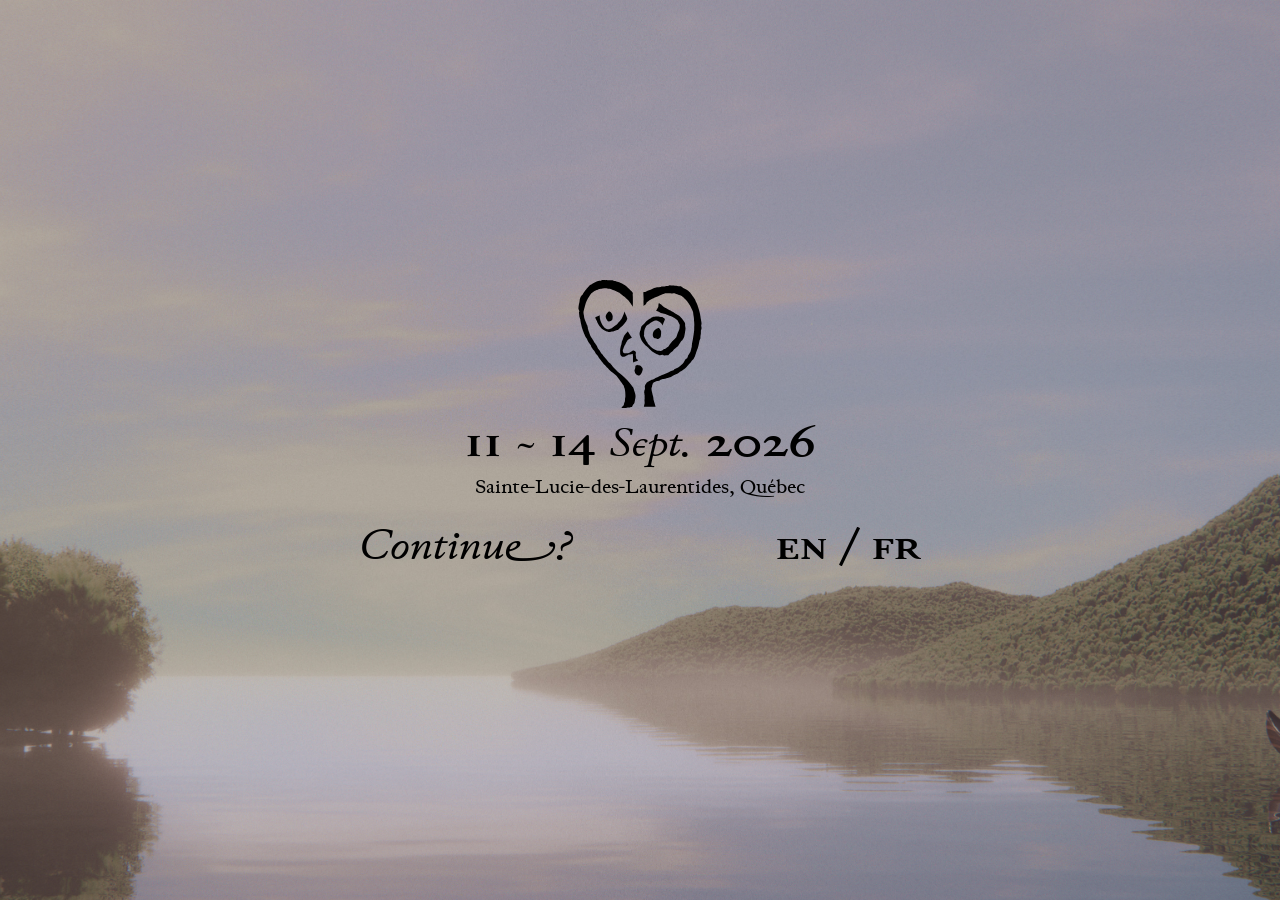
<file: index.html>
<!DOCTYPE html>
<html lang="en">
  <head>
        <!-- Google tag (gtag.js) -->
    <script async src="https://www.googletagmanager.com/gtag/js?id=G-K91BHY6N1S"></script>
    <script>
      window.dataLayer = window.dataLayer || [];
      function gtag(){dataLayer.push(arguments);}
      gtag('js', new Date());

      gtag('config', 'G-K91BHY6N1S');
    </script>
    <meta charset="utf-8">
    <meta name="viewport" content="width=device-width, initial-scale=1">
    <link rel="stylesheet" type="text/css" href="style.css">
    <style>


      body {
        text-align: center;

      }


      .content {
        /*background-color: yellow;*/
        margin: 0 auto;
      }


      @media screen and (min-width: 768px) {
        .content {
          /*background-color: white;*/
          max-width: 768px;
        }
      }


      .date-text {
        text-decoration: overline underline;

        font-style: italic;
        font-weight: 700;
        font-stretch: 125%;


        font-size: 24px;
        font-feature-settings: "cv25" 2;

        letter-spacing: 8px;
      }

      a:hover {
        text-decoration: underline;
      }

    </style>
    <title>Murmur</title>
    <link rel="icon" type="image/x-icon" href="./icons/guy.svg">
  </head>
  <body>
    <main>
      <div class="content">
        <div style="display: flex; flex-direction: column; justify-content: center; height: 100vh;">
          <div style="width: 100%;">
            <img src="./icons/guy.svg" style="height:128px; width:128px;">
            <p style="font-size: 48px; margin-bottom: 0px;">
              <span class="bscaps">11</span> ~ <span class="bscaps">14</span> <i style="font-style: italic; font-size: 42px; font-feature-settings: 'cv10' 1;">Sept.</i> <span class="bscaps">2026</span>
            </p>

            <p style="font-size: 20px;">
              <i style="font-feature-settings: 'cv10' 2, 'cv33' 4;">Sainte-Lucie-des-Laurentides, Québec</i>
            </p>

            <div style="display: flex; flex-direction: row; justify-content: space-around;">
              <p style="text-align: left; font-size: 44px; font-weight: 500;">
                Continu<span class="swash">e</span>?
              </p>

              <p style="text-align: right; font-size: 44px;">
                <span class=bscaps>
                  <a href="./en.html">en</a> / <a href="./fr.html">fr</a>
                </span>
              </p>
            </div>
          </div>
        </div>
      </div>
    </main>
  </body>
</html>
</file>
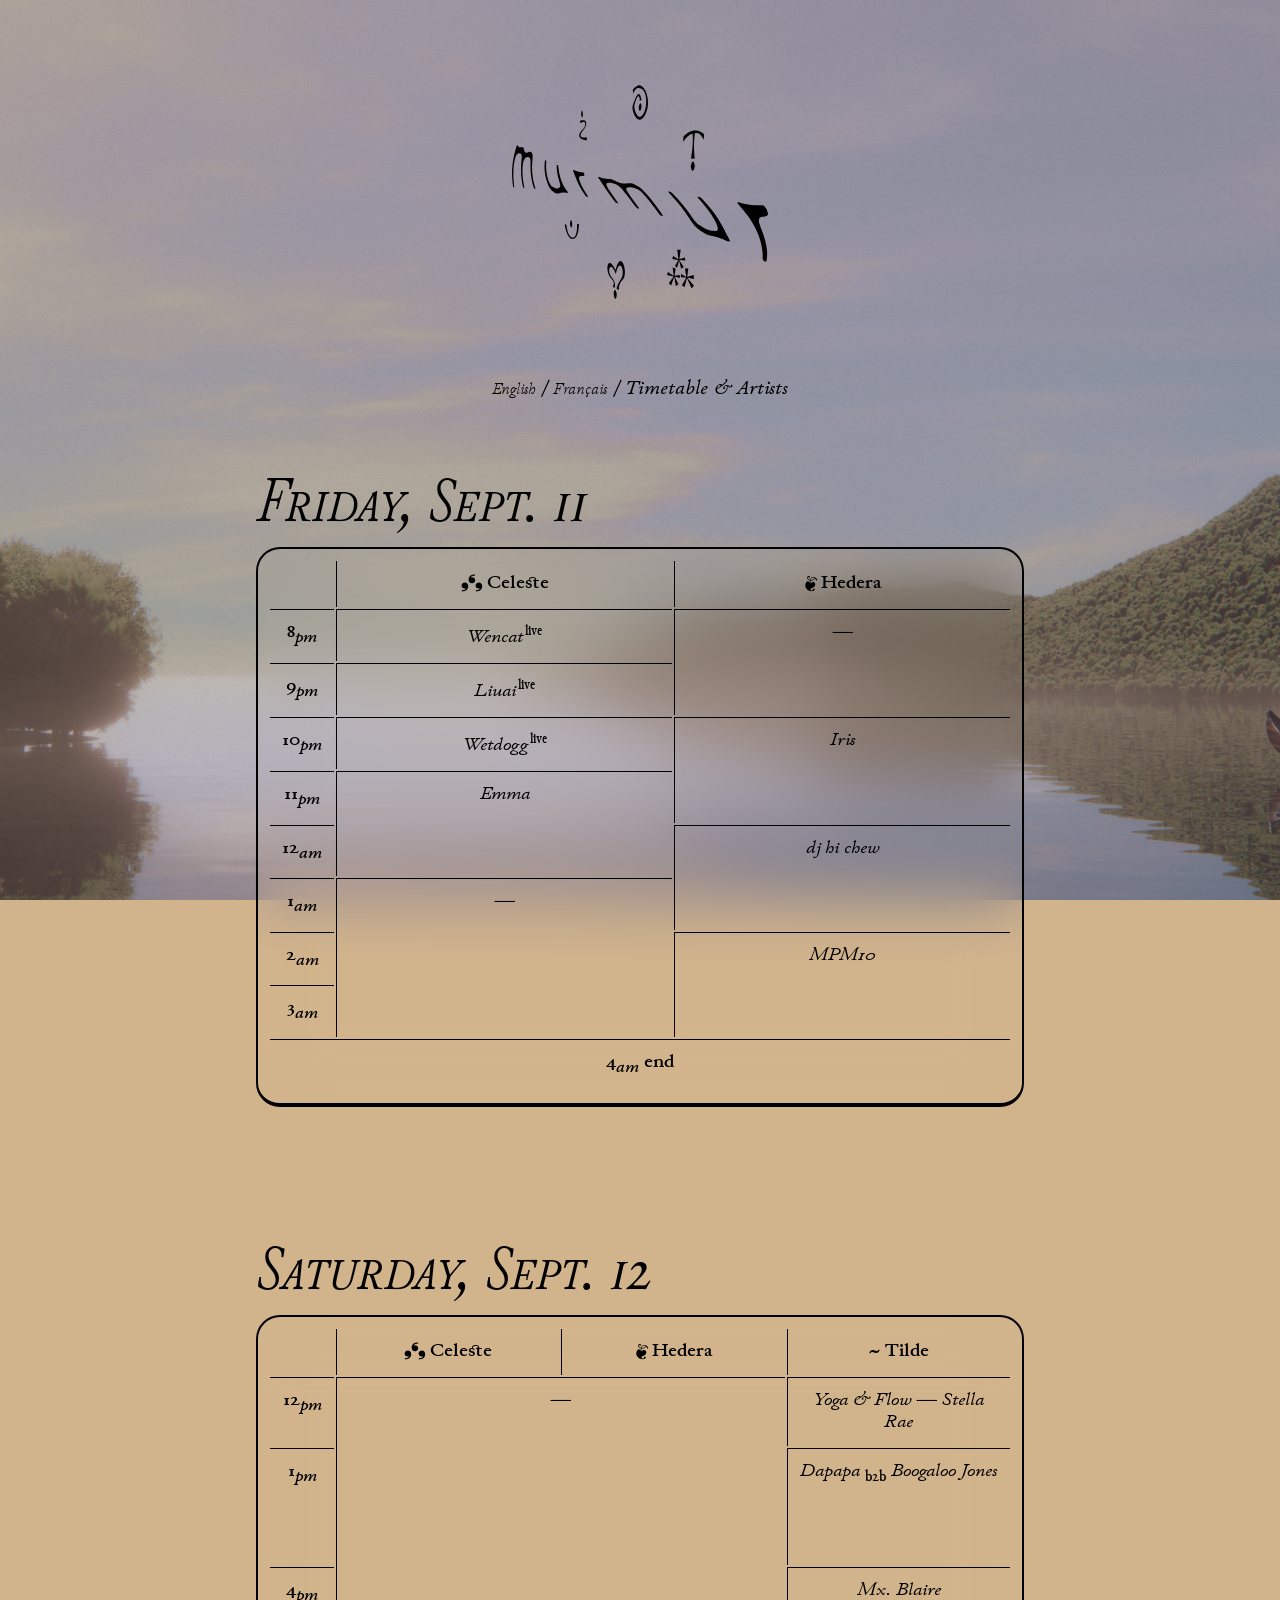
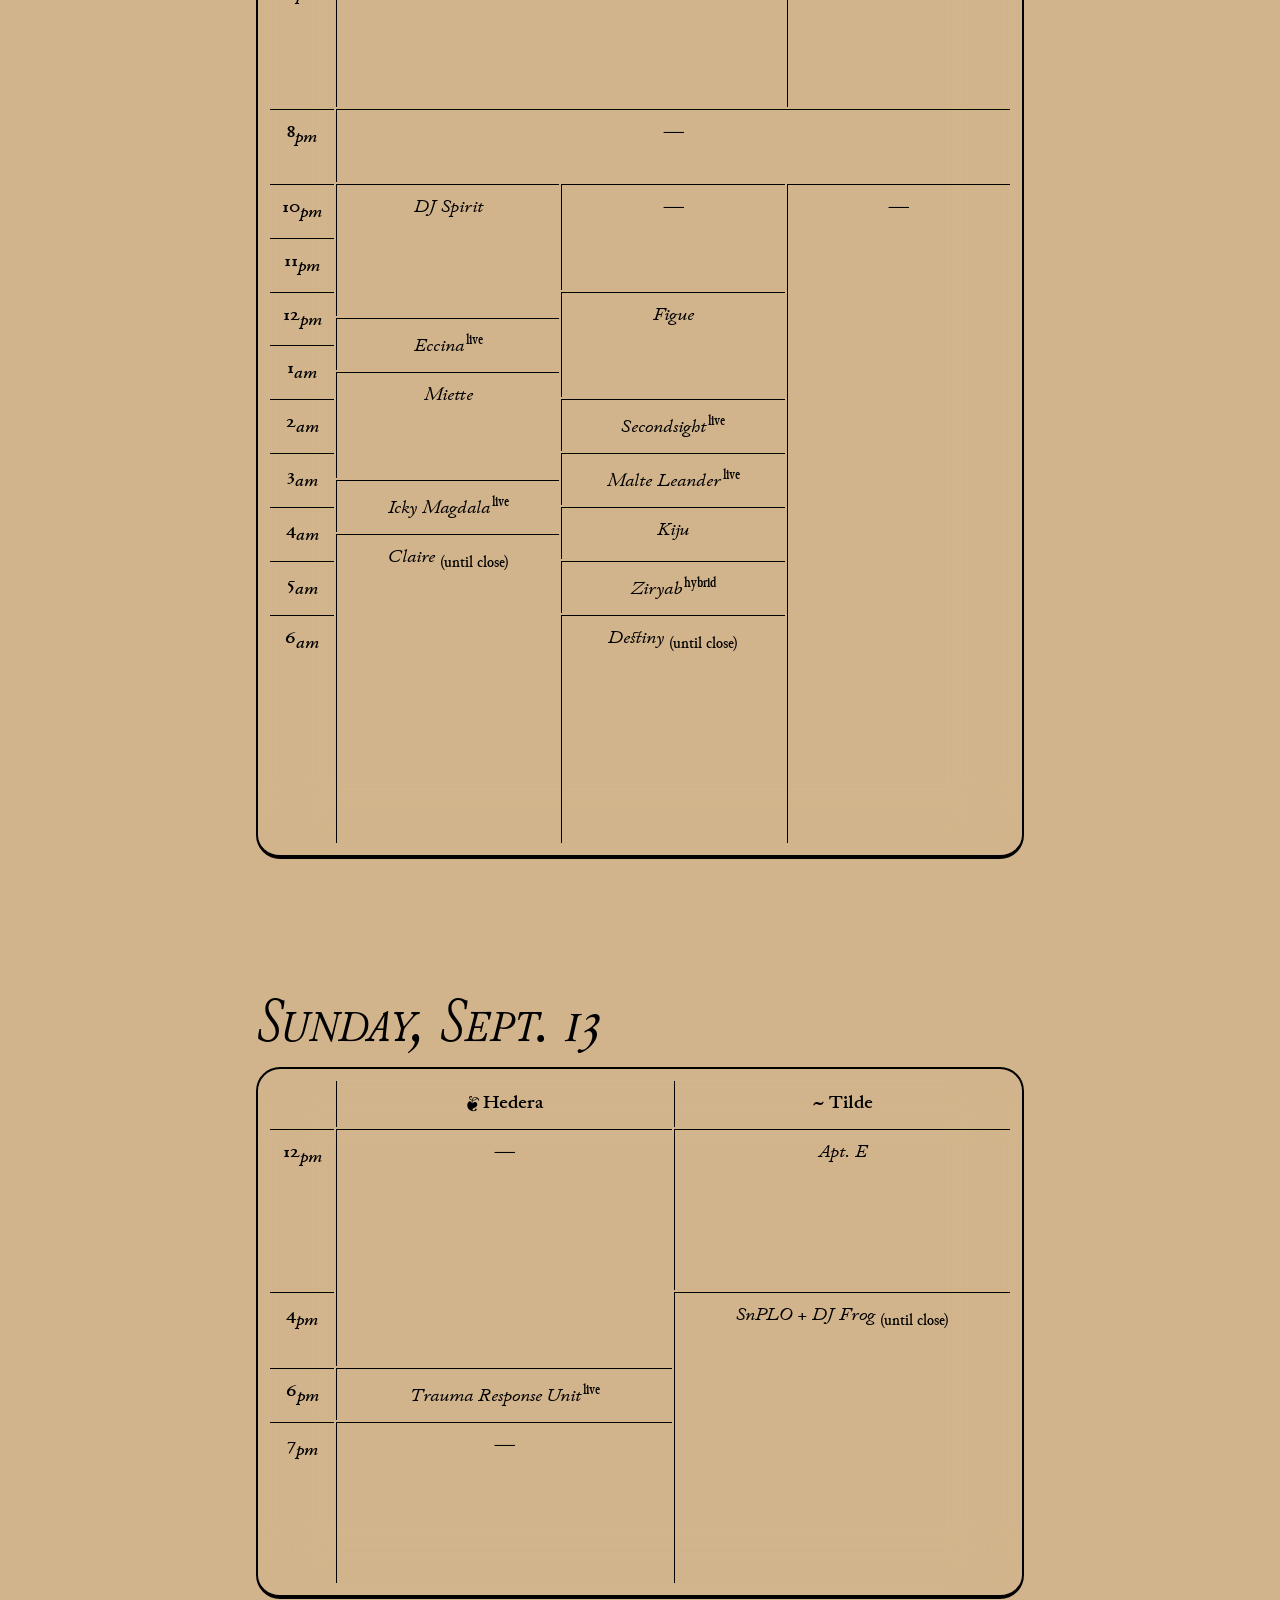
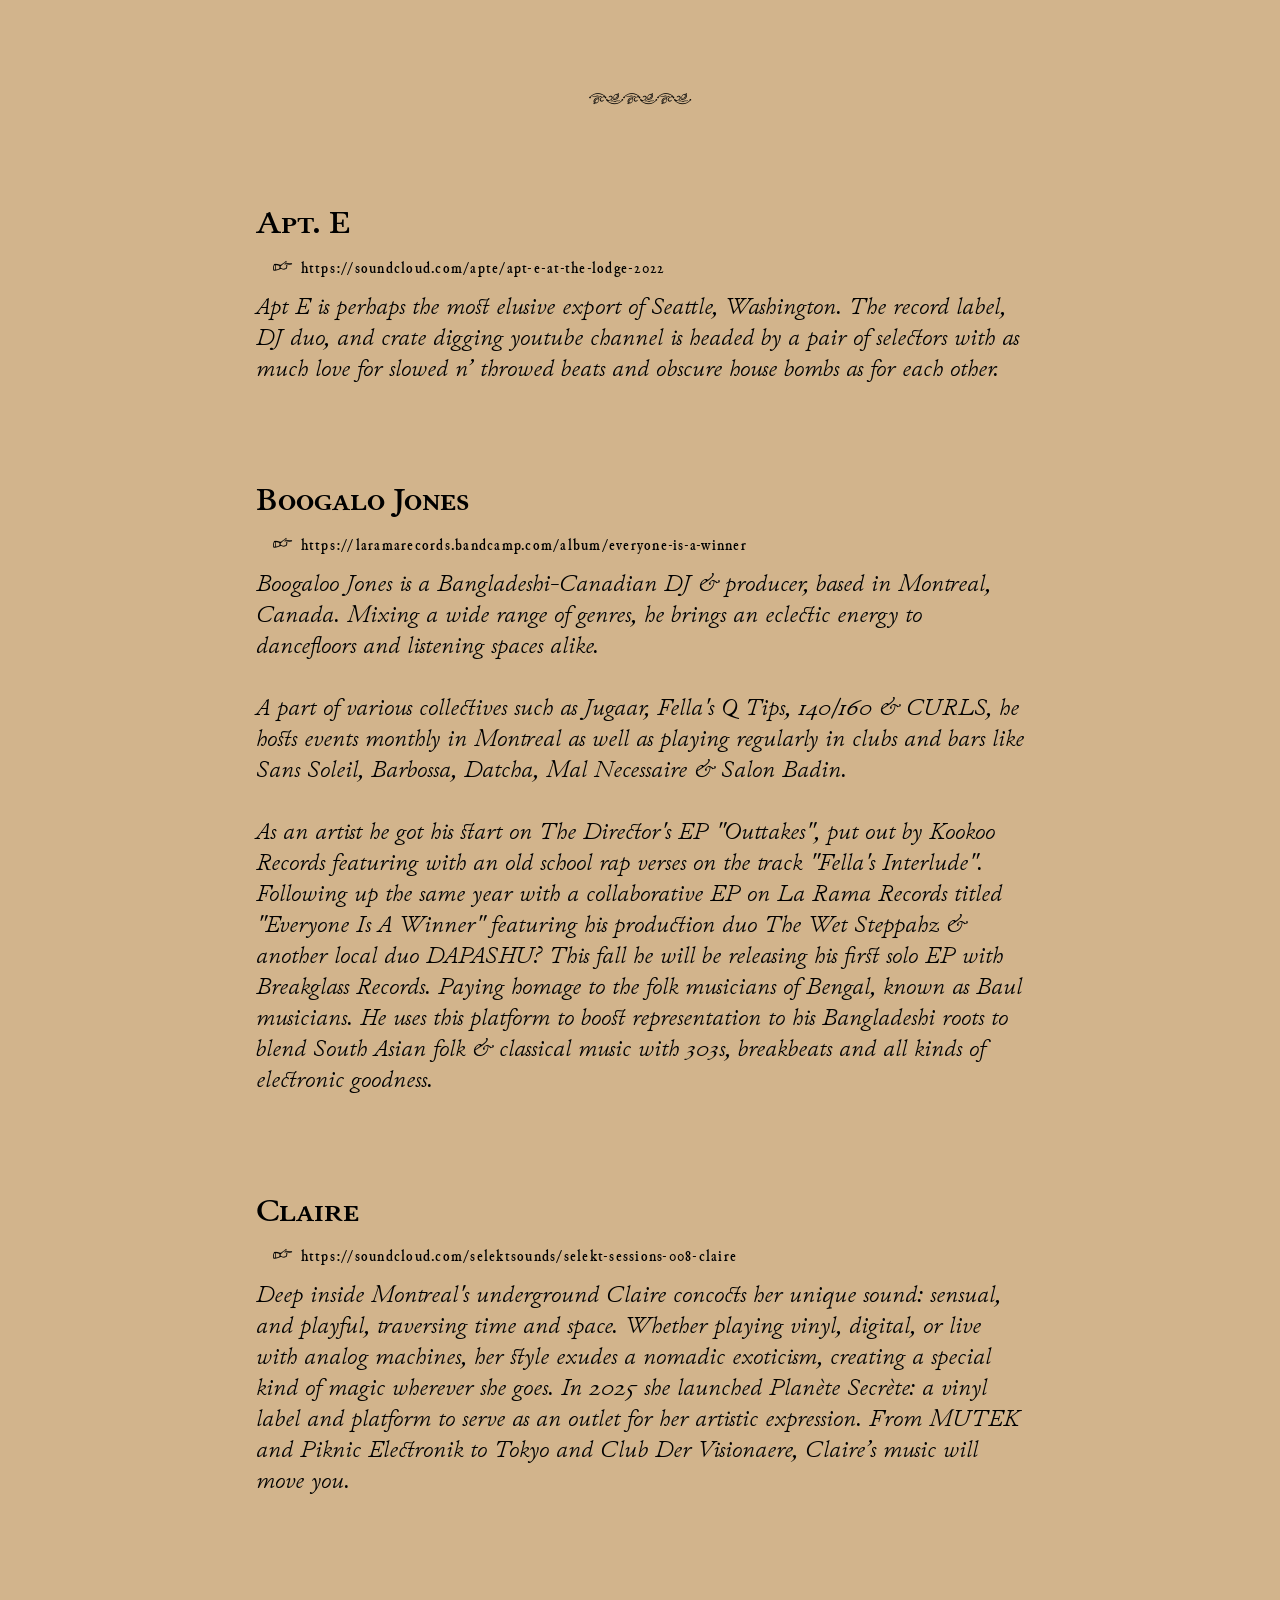
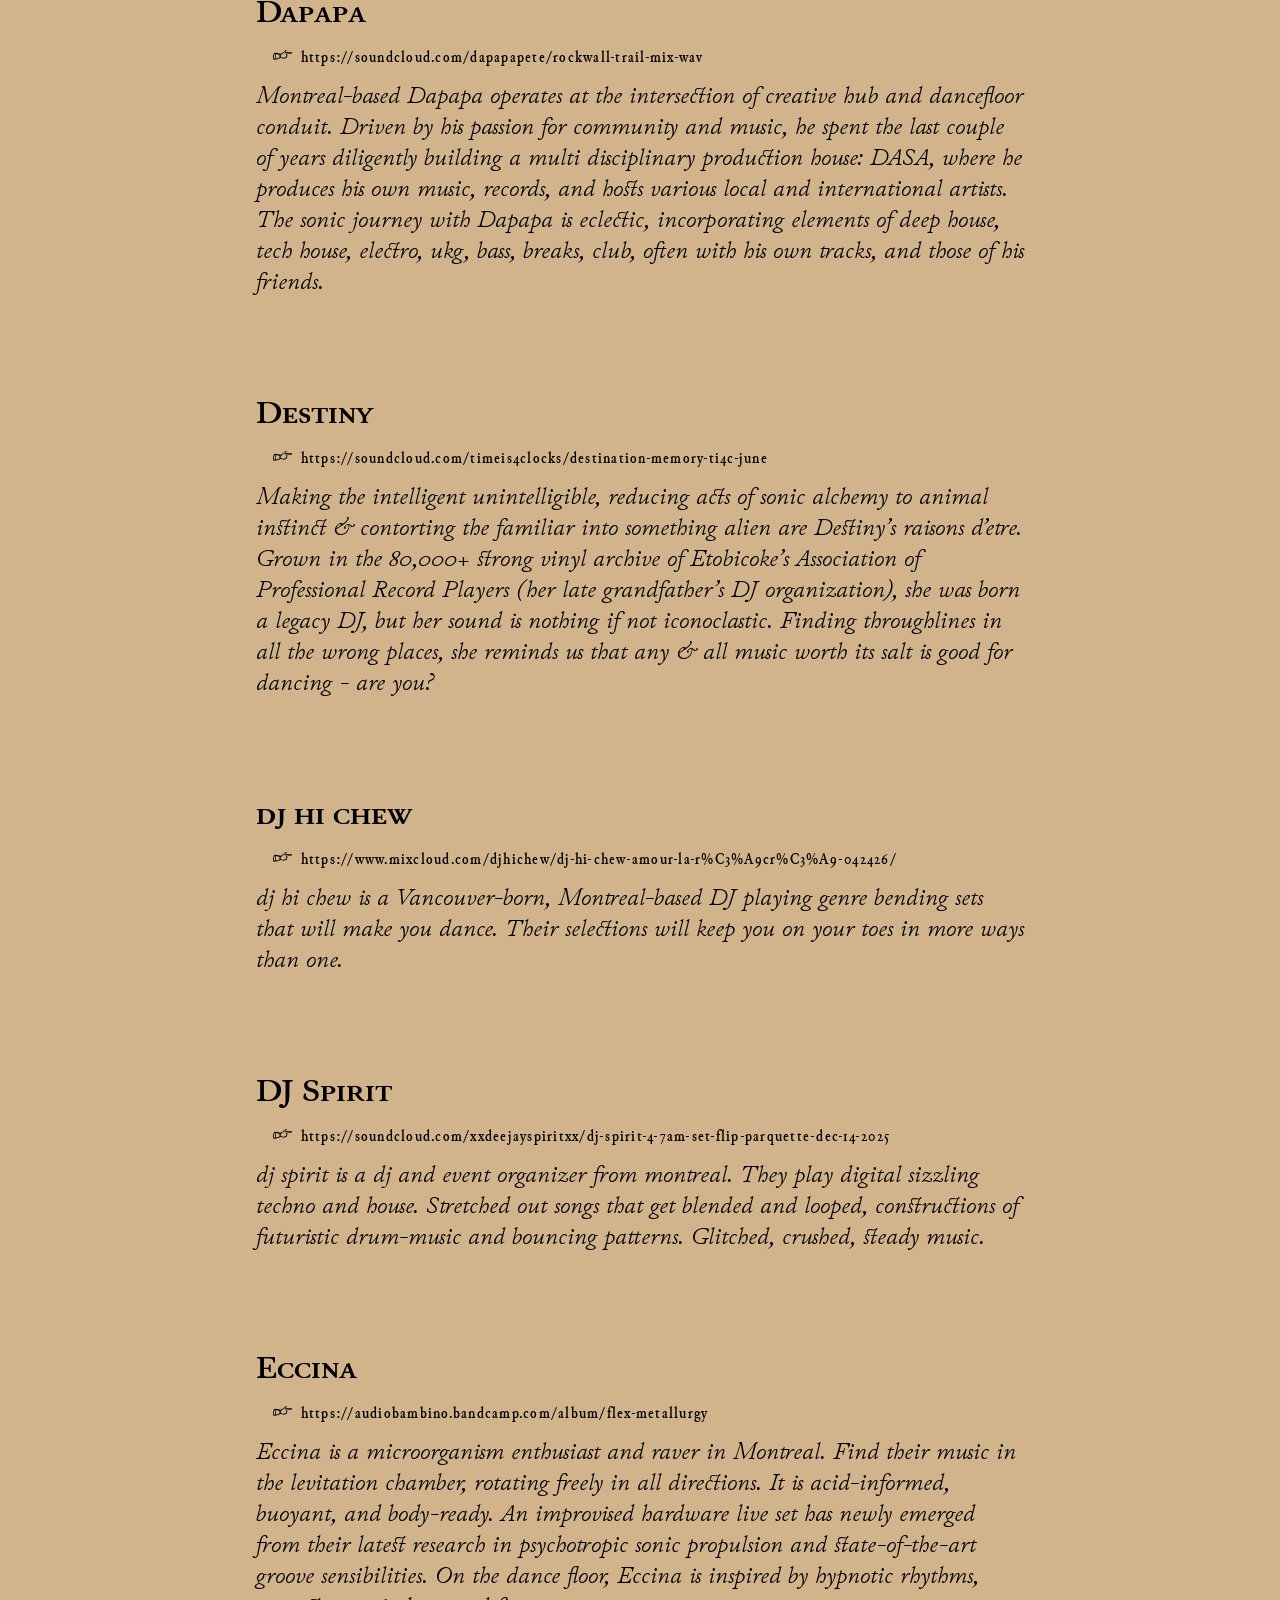
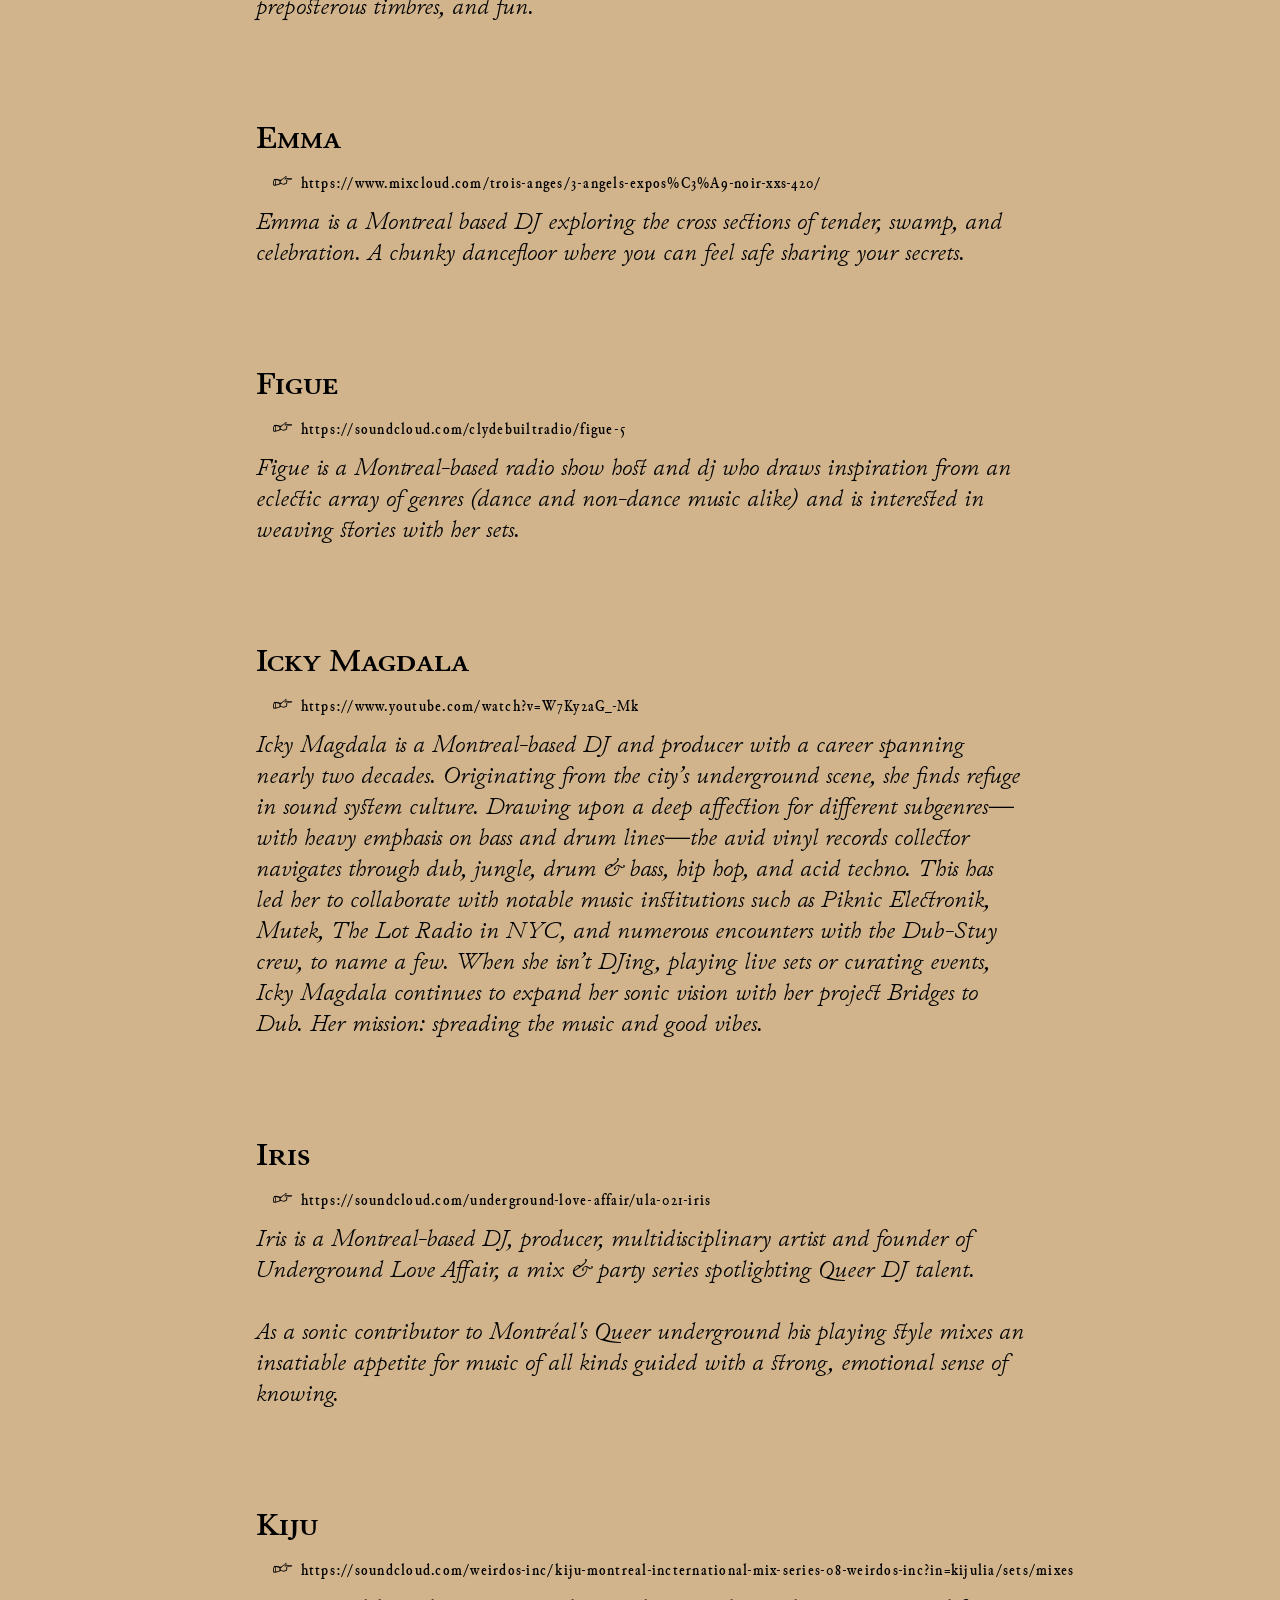
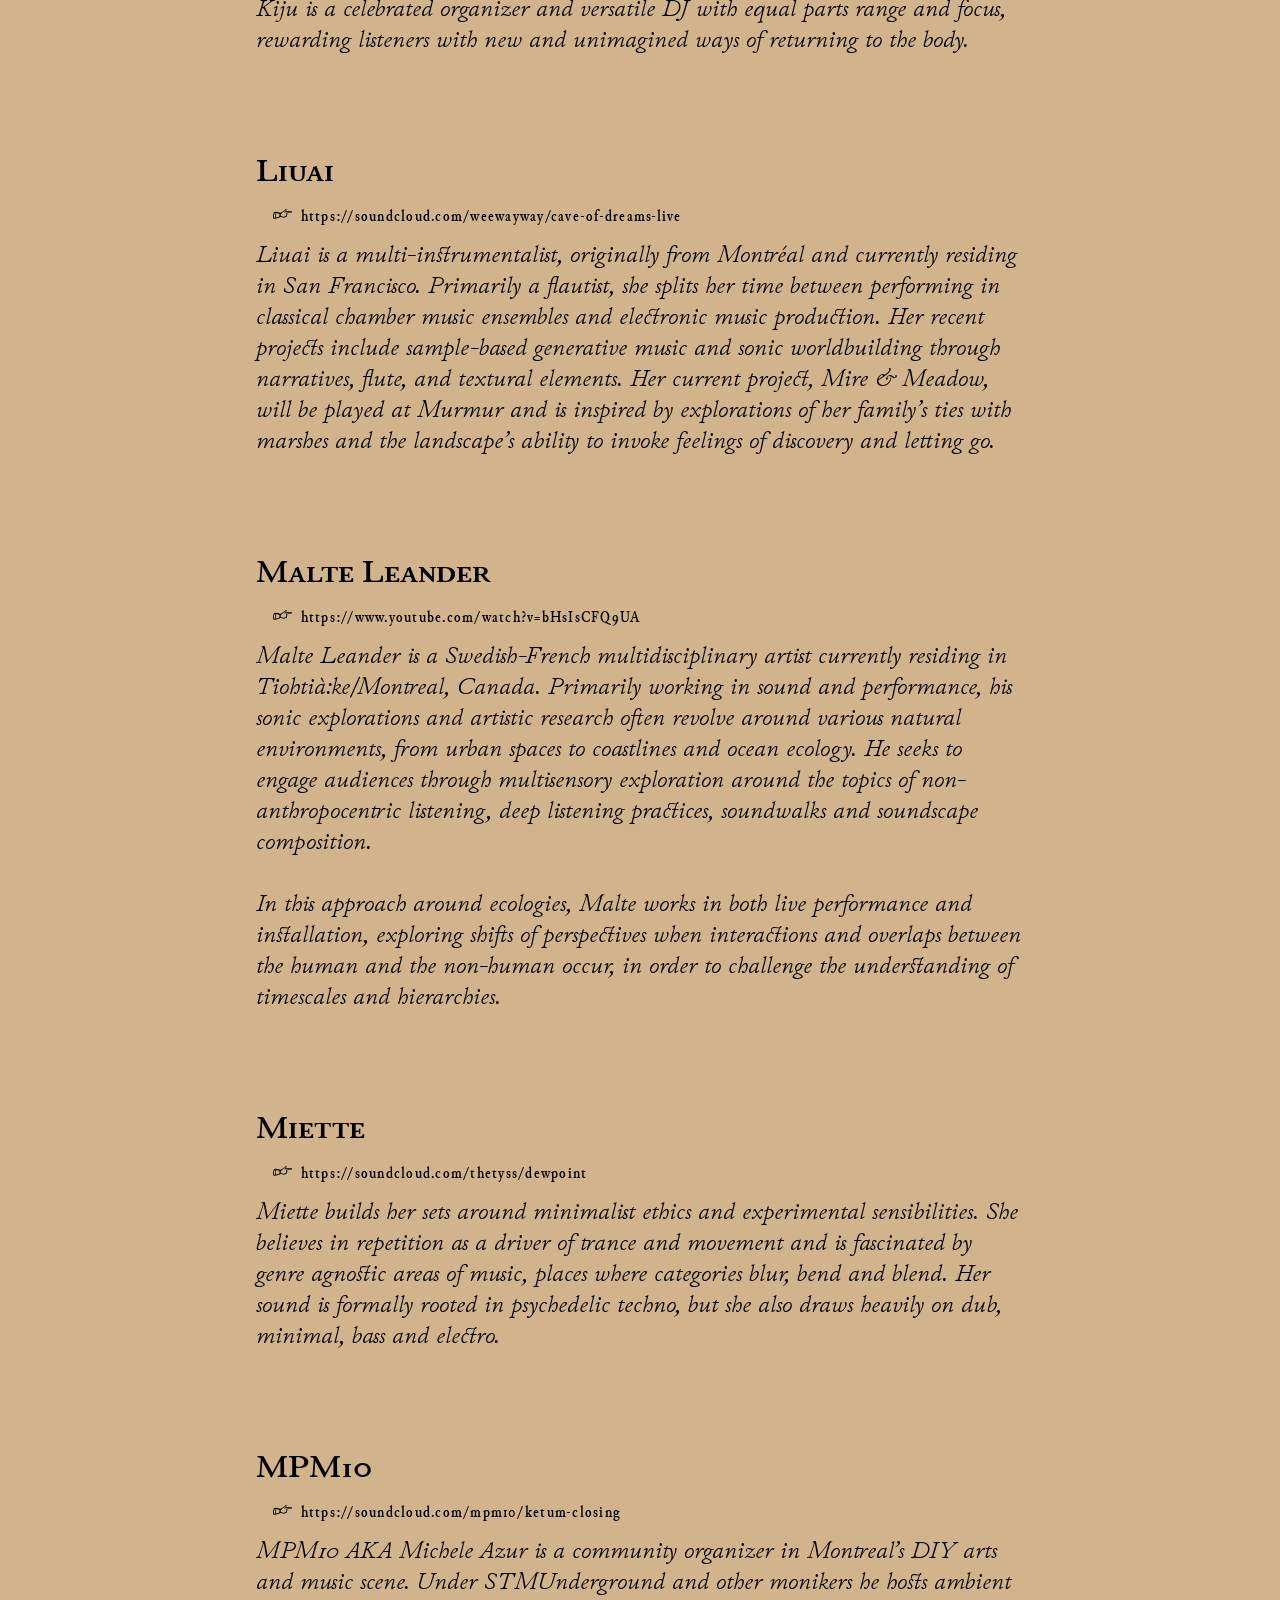
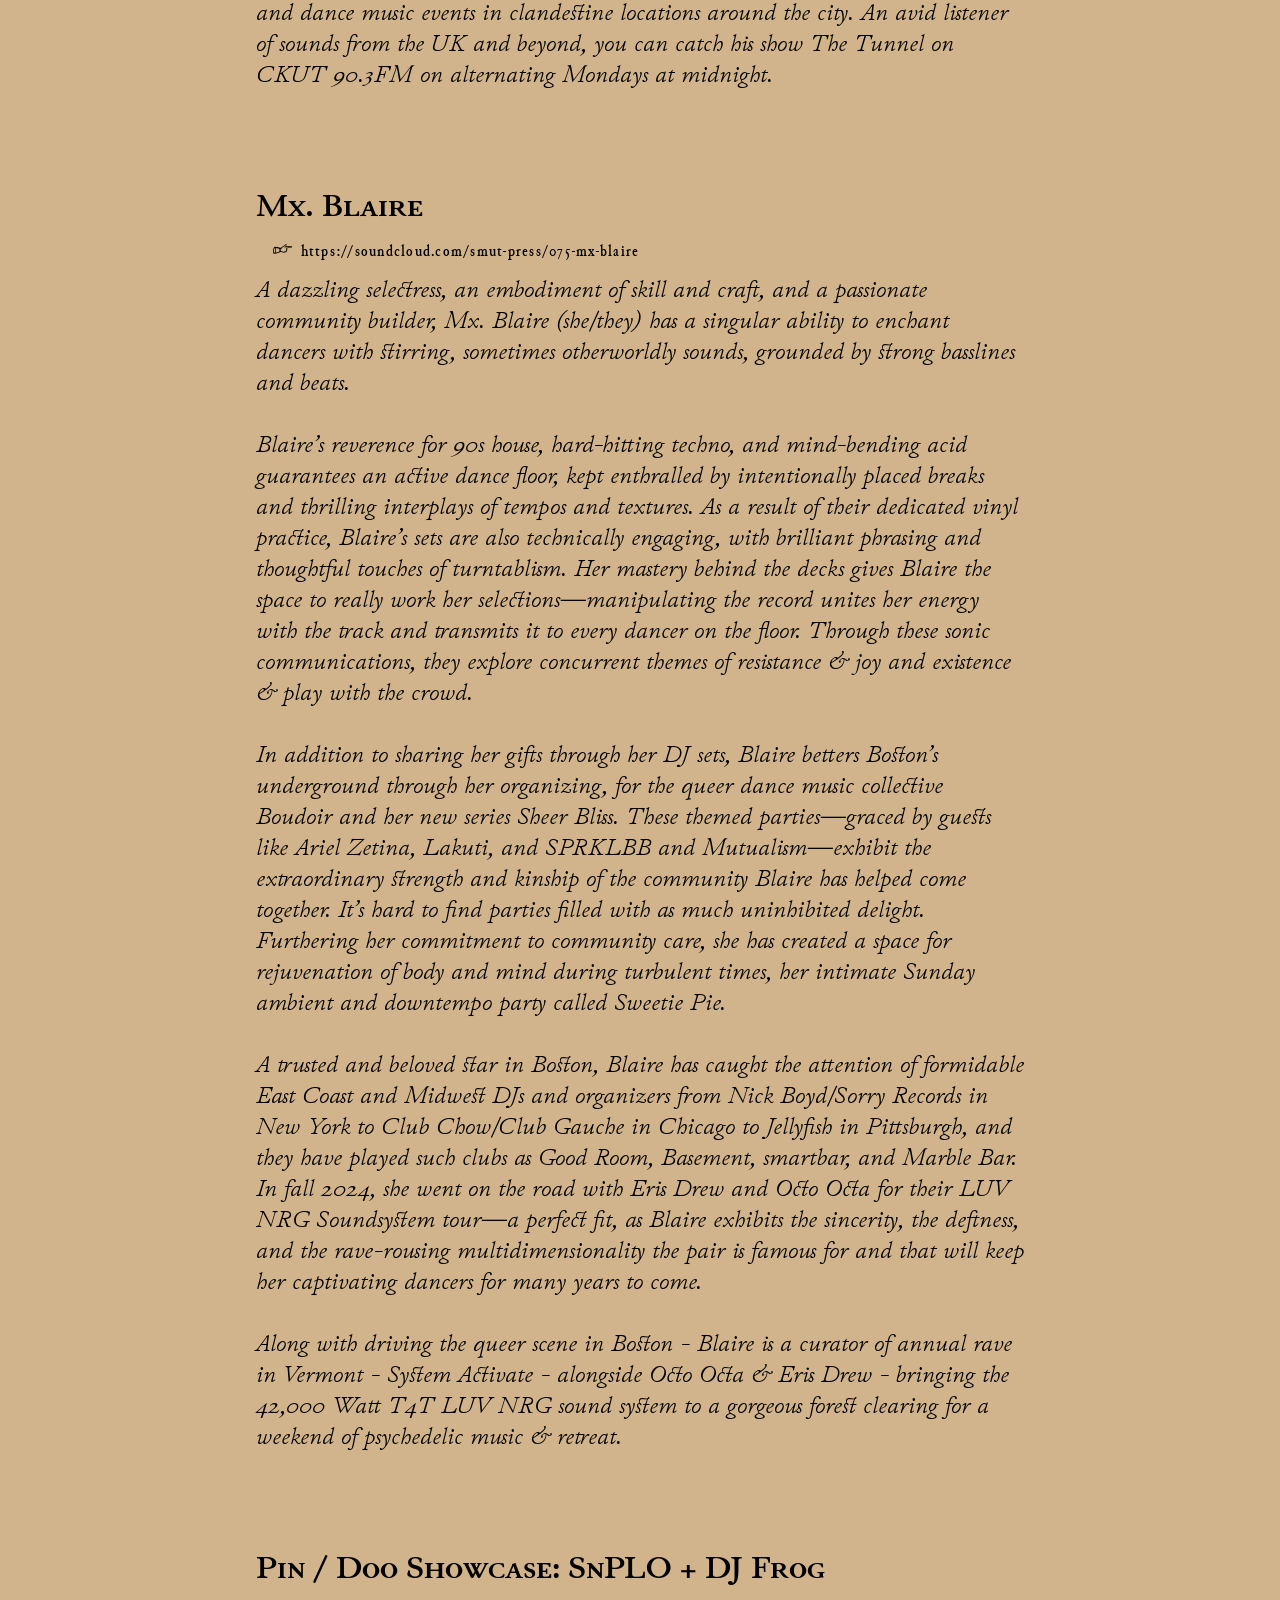
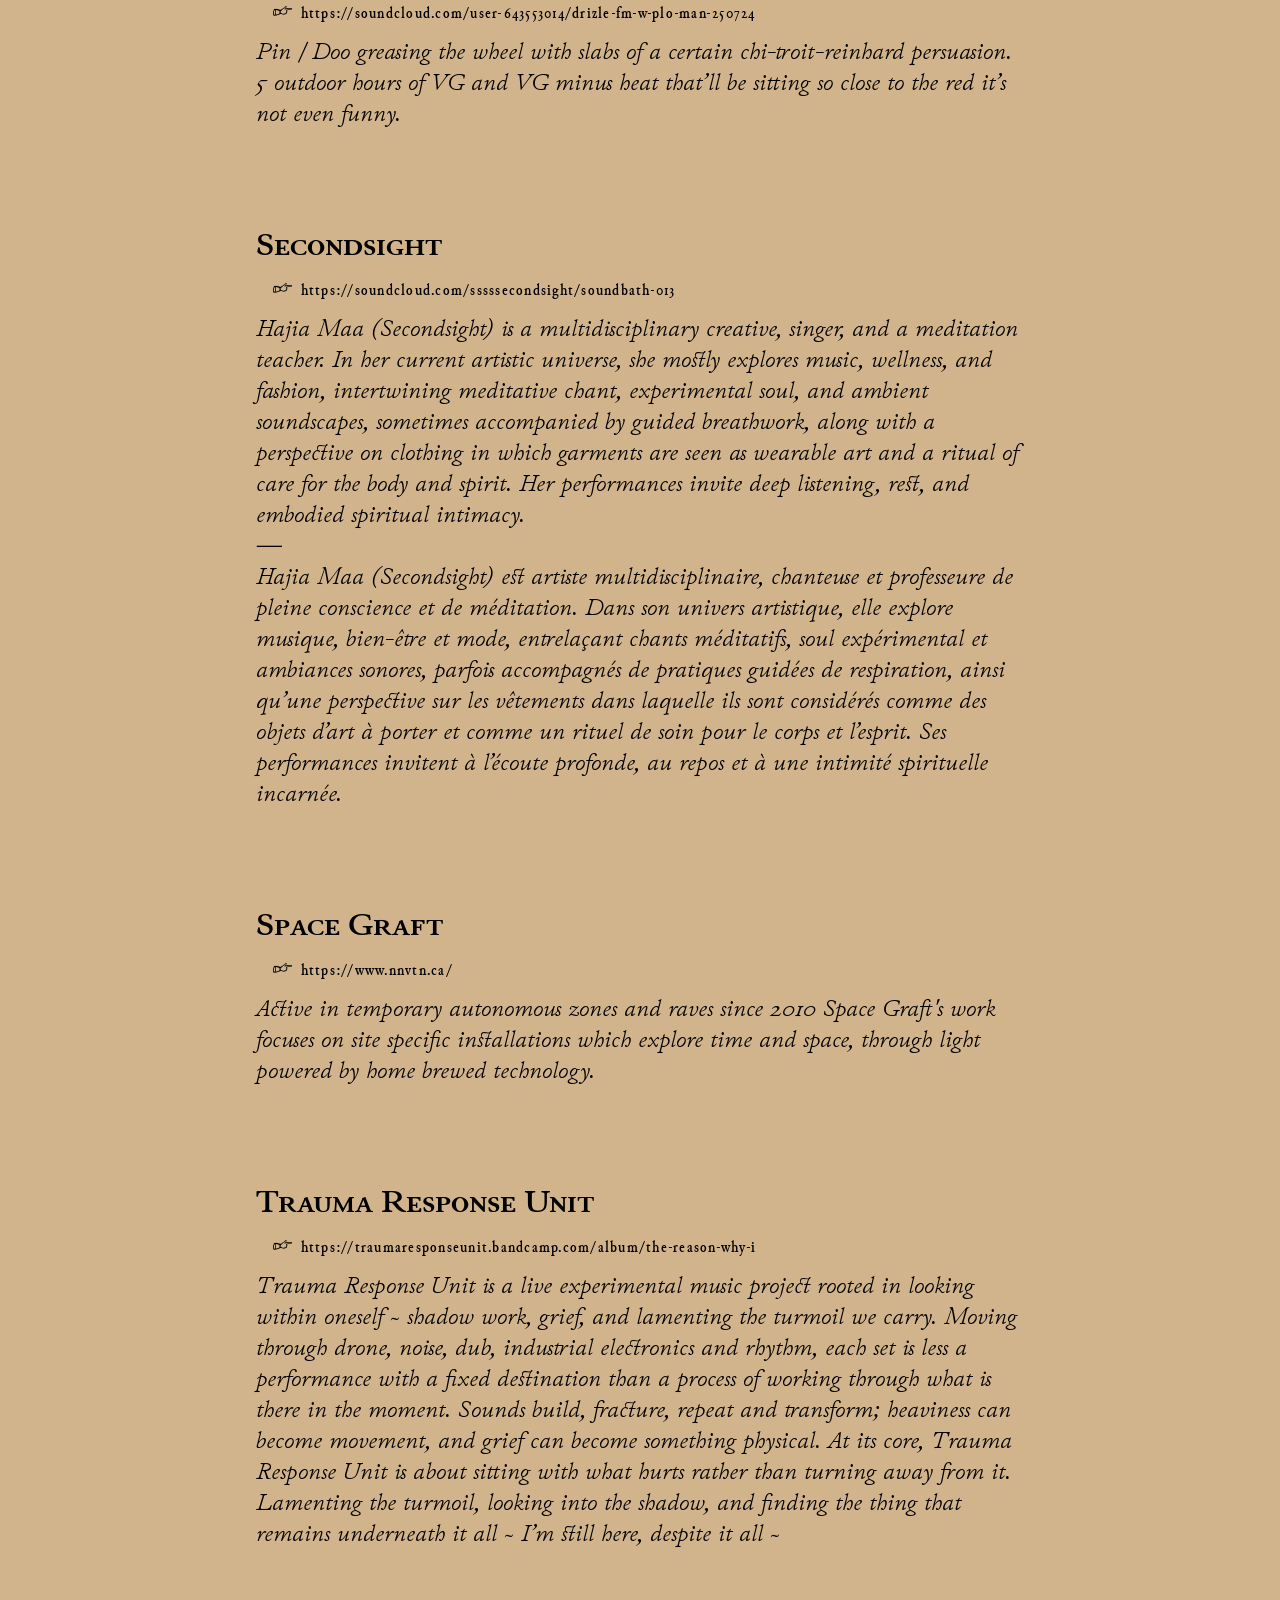
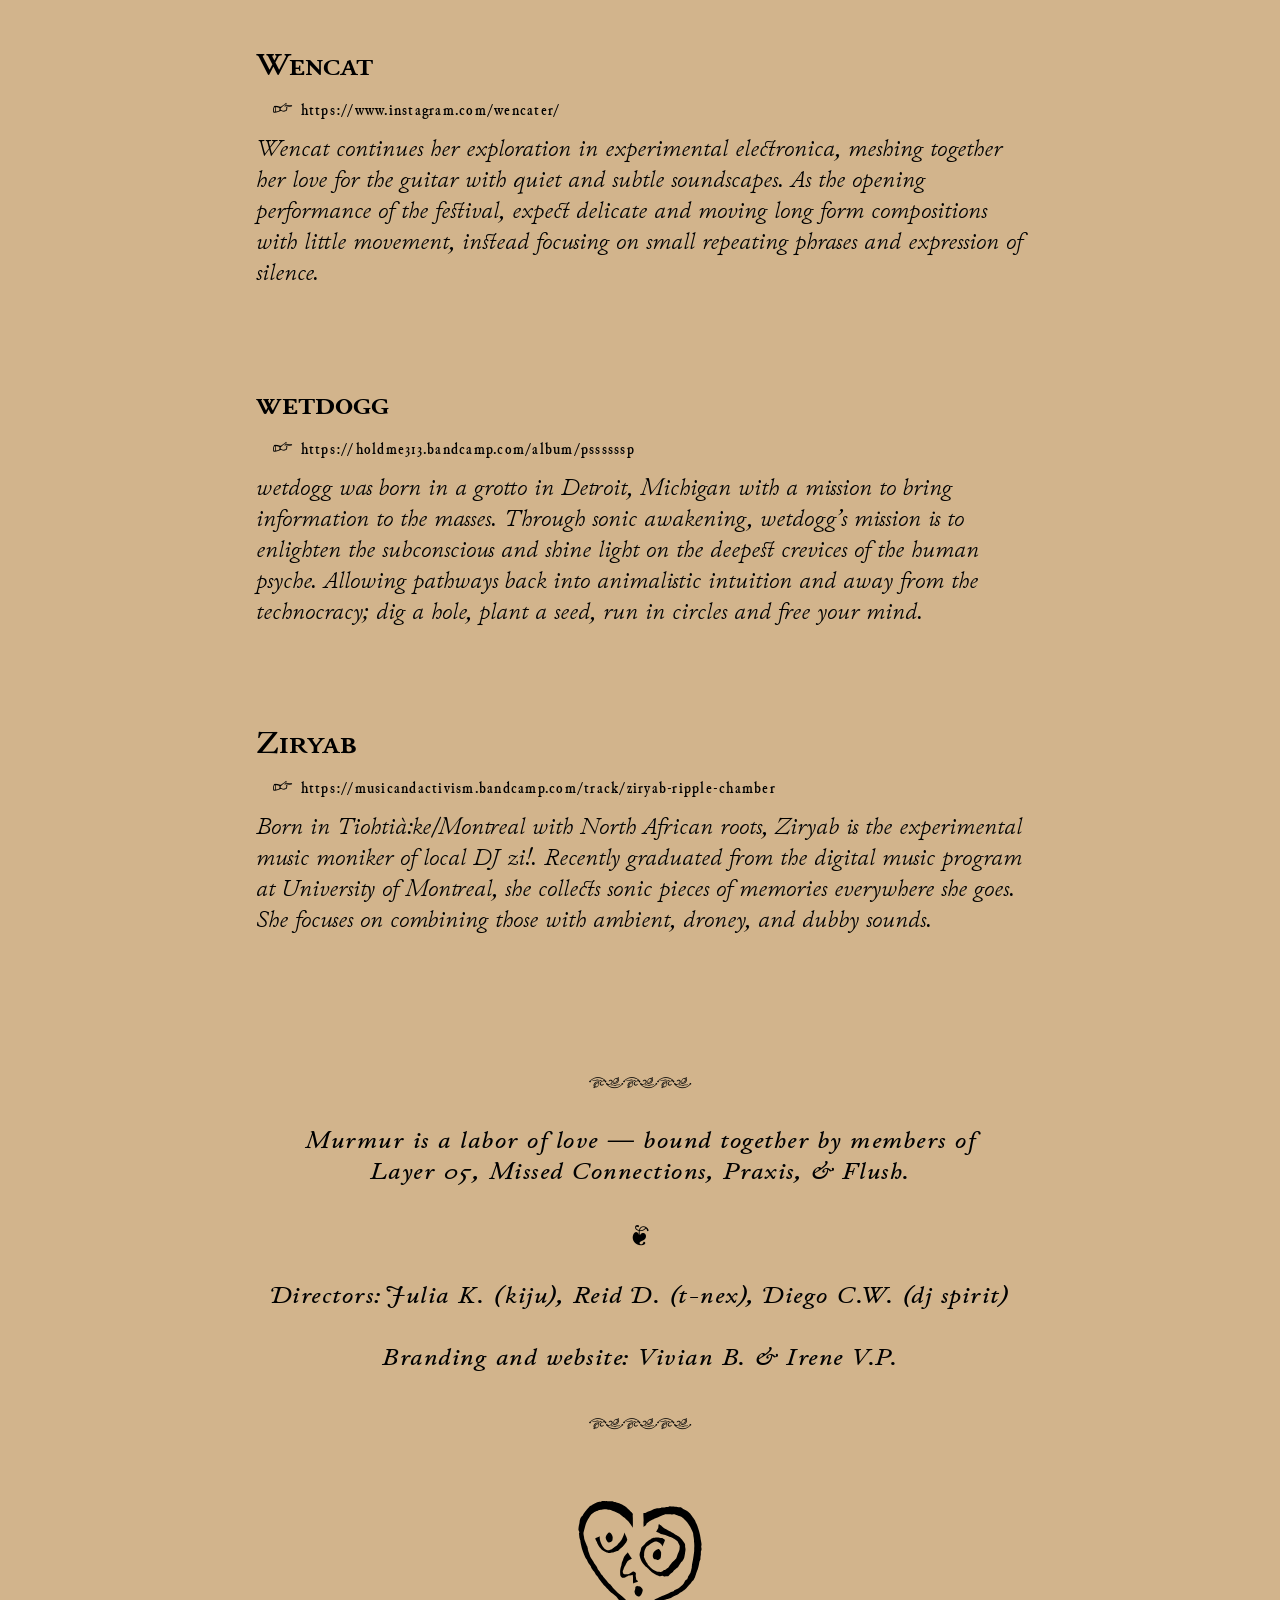
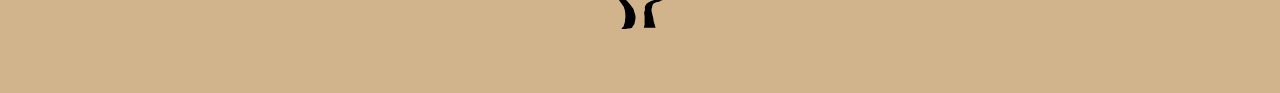
<file: artists.html>
<!DOCTYPE html>
<html lang="en">
  <head>
      <!-- Google tag (gtag.js) -->
    <script async src="https://www.googletagmanager.com/gtag/js?id=G-K91BHY6N1S"></script>
    <script>
      window.dataLayer = window.dataLayer || [];
      function gtag(){dataLayer.push(arguments);}
      gtag('js', new Date());

      gtag('config', 'G-K91BHY6N1S');
    </script>
    <meta charset="utf-8">
    <meta name="viewport" content="width=device-width, initial-scale=1">
    <link rel="stylesheet" type="text/css" href="style.css">
    <link rel="stylesheet" type="text/css" href="main.css">
    <title>Murmur</title>
    <link rel="icon" type="image/x-icon" href="./icons/guy.svg">
  </head>
  <body>

    <div class="content">
      <img class="logo" src="murmur_logo.svg">
      <main>

      <div class="lang-select"><br><a href="./en.html">English</a> / <a href="./fr.html">Français</a> / Timetable &amp; Artists</div>



      <div class="heading">Friday, Sept. 11</div>

<!--
      <div style="overflow-x: auto;">
        <table>
          <tr>
            <td></td>
            <th>❟❛❟ Celeste</th>
            <th>❦ Hedera</th>
          </tr>
          <tr>
            <th>8<sub>pm</sub></th>
            <td><a class="cell-link" href="#wencat">Wencat<sup>live</sup></a></td>
            <td rowspan="2">—</td>
          </tr>
          <tr>
            <th>9<sub>pm</sub></th>
            <td><a class="cell-link" href="#liuai">Liuai<sup>live</sup></a></td>
          </tr>
          <tr>
            <th>10<sub>pm</sub></th>
            <td><a class="cell-link" href="#wetdogg">Wetdogg<sup>live</sup></a></td>
            <td rowspan="2"><a class="cell-link" href="#iris">Iris</a></td>
          </tr>
          <tr>
            <th>11<sub>pm</sub></th>
            <td rowspan="2"><a class="cell-link" href="#emma">Emma</a></td>
          </tr>
          <tr>
            <th>12<sub>am</sub></th>
            <td rowspan="2"><a class="cell-link" href="#dj-hi-chew">dj hi chew</a></td>
          </tr>
          <tr>
            <th>1<sub>am</sub></th>
            <td rowspan="3">—</td>
          </tr>
          <tr>
            <th>2<sub>am</sub></th>
            <td rowspan="2"><a class="cell-link" href="#mpm10">MPM10</td>
          </tr>
          <tr>
            <th>3<sub>am</sub></th>
          </tr>
          <tr>
            <th colspan="3">4<sub>am</sub> end</th>
          </tr>
        </table>
      </div>
-->

      <div style="overflow-x: auto;">
        <div class="grid-container" style="grid-template-columns: 64px 1fr 1fr;">
            <div class="empty-item"></div>
            <div class="grid-header">❟❛❟ Celeste</div>
            <div class="grid-header">❦ Hedera</div>

            <div class="time-label">8<sub>pm</sub></div>
            <a class="cell-link" href="#wencat">Wencat<sup>live</sup></a>
            <div class="cell-link" style="grid-row-end: span 2;">—</div>

            <div class="time-label">9<sub>pm</sub></div>
            <a class="cell-link" href="#liuai">Liuai<sup>live</sup></a>

            <div class="time-label">10<sub>pm</sub></div>
            <a class="cell-link" href="#wetdogg">Wetdogg<sup>live</sup></a>
            <a class="cell-link" href="#iris" style="grid-row-end: span 2;">Iris</a>

            <div class="time-label">11<sub>pm</sub></div>
            <a class="cell-link" href="#emma" style="grid-row-end: span 2;">Emma</a>

            <div class="time-label">12<sub>am</sub></div>
            <a class="cell-link" href="#dj-hi-chew" style="grid-row-end: span 2;">dj hi chew</a>

            <div class="time-label">1<sub>am</sub></div>
            <div class="cell-link" style="grid-row-end: span 3;">—</div>

            <div class="time-label">2<sub>am</sub></div>
            <a class="cell-link" href="#mpm10" style="grid-row-end: span 2;">MPM10</a>

            <div class="time-label">3<sub>am</sub></div>

            <div class="time-label" style="grid-column-end: span 3;">4<sub>am</sub> end</div>

        </div>
      </div>

      <br><br><br>



      <div class="heading">Saturday, Sept. 12</div>

<!--
      <div style="overflow-x: auto;">
        <table>
          <tr>
            <td></td>
            <th>❟❛❟ Celeste</th>
            <th>❦ Hedera</th>
            <th>~ Tilde</th>
          </tr>
          <tr>
            <th>12<sub>pm</sub></th>
            <td rowspan="3" colspan="2">—</td>
            <td>Yoga &amp; Flow — Stella Rae</td>
          </tr>
          <tr>
            <th>1<sub>pm</sub><br><br><br><br></th>
            <td><a href="#dapapa">Dapapa</a> <sub>b2b</sub> <a href="#boogalo-jones">Boogaloo Jones</a></td>
          </tr>
          <tr>
            <th>4<sub>pm</sub><br><br><br><br><br></th>
            <td><a class="cell-link" href="#mx-blaire">Mx. Blaire</a></td>
          </tr>
          <tr>
            <th>8<sub>pm</sub><br><br></th>
            <td colspan="3">—</td>
          </tr>
          <tr>
            <th>10<sub>pm</sub></th>
            <td rowspan="3"><a class="cell-link" href="#dj-spirit">DJ Spirit</a></td>
            <td rowspan="2">—</td>
            <td rowspan="13">—</td>
          </tr>
          <tr>
            <th>11<sub>pm</sub></th>
          </tr>
          <tr>
            <th rowspan="2">12<sub>pm</sub></th>
            <td rowspan="4"><a class="cell-link" href="#figue">Figue</td>
          </tr>
          <tr>
            <td rowspan="2"><a class="cell-link" href="#eccina">Eccina<sup>live</sup></a></td>
          </tr>
          <tr>
            <th rowspan="2">1<sub>am</sub></th>
          </tr>
          <tr>
            <td rowspan="3"><a class="cell-link" href="#miette">Miette</a></td>
          </tr>
          <tr>
            <th rowspan="1">2<sub>am</sub></th>
            <td rowspan="1"><a class="cell-link" href="#secondsight">Secondsight<sup>live</sup></a></td>
          </tr>
          <tr>
            <th rowspan="2">3<sub>am</sub></th>
            <td rowspan="2"><a class="cell-link" href="#malte-leander">Malte Leander<sup>live</sup></a></td>
          </tr>
          <tr>
            <td rowspan="2"><a class="cell-link" href="#icky-magdala">Icky Magdala<sup>live</sup></a></td>
          </tr>
          <tr>
            <th rowspan="2">4<sub>am</sub></th>
            <td rowspan="2"><a class="cell-link" href="#kiju">Kiju</a></td>
          </tr>
          <tr>
            <td rowspan="3"><a class="cell-link" href="#claire">Claire <sub>(until close)</sub></a></td>
          </tr>
          <tr>
            <th rowspan="1">5<sub>am</sub></th>
            <td rowspan="1"><a class="cell-link" href="#ziryab">Ziryab<sup>hybrid</sup></a></td>
          </tr>
          <tr>
            <th rowspan="1">6<sub>am</sub><br><br><br><br><br><br><br><br><br></th>
            <td rowspan="1"><a class="cell-link" href="#destiny">Destiny <sub>(until close)</sub></a></td>
          </tr>

        </table>
      </div>
      -->

       <div style="overflow-x: auto;">
        <div class="grid-container" style="grid-template-columns: 64px 1fr 1fr 1fr;">

            <div class="empty-item"></div>
            <div class="grid-header">❟❛❟ Celeste</div>
            <div class="grid-header">❦ Hedera</div>
            <div class="grid-header">~ Tilde</div>

            <div class="time-label">12<sub>pm</sub></div>
            <div class="cell-link" style="grid-row-end: span 3; grid-column-end: span 2;">—</div>
            <div class="cell-link">Yoga &amp; Flow — Stella Rae</div>

            <div class="time-label">1<sub>pm</sub><br><br><br><br></div>
            <div class="cell-link"><a href="#dapapa">Dapapa</a> <sub>b2b</sub> <a href="#boogalo-jones">Boogaloo Jones</a></div>

            <div class="time-label">4<sub>pm</sub><br><br><br><br><br></div>
            <a class="cell-link" href="#mx-blaire">Mx. Blaire</a>

            <div class="time-label">8<sub>pm</sub><br><br></div>
            <div class="cell-link" style="grid-column-end: span 3;">—</div>

            <div class="time-label">10<sub>pm</sub></div>
            <a class="cell-link" style="grid-row-end: span 3;" href="#dj-spirit">DJ Spirit</a>
            <div class="cell-link" style="grid-row-end: span 2;">—</div>
            <div class="cell-link" style="grid-row-end: span 13;">—</div>

            <div class="time-label">11<sub>pm</sub></div>

            <div class="time-label" style="grid-row-end: span 2;">12<sub>pm</sub></div>
            <a class="cell-link" style="grid-row-end: span 4;" href="#figue">Figue</a>

            <a class="cell-link" style="grid-row-end: span 2;" href="#eccina">Eccina<sup>live</sup></a>

            <div class="time-label" style="grid-row-end: span 2;">1<sub>am</sub></div>

            <a class="cell-link" style="grid-row-end: span 3;" href="#miette">Miette</a>

            <div class="time-label">2<sub>am</sub></div>
            <a class="cell-link" href="#secondsight">Secondsight<sup>live</sup></a>

            <div class="time-label" style="grid-row-end: span 2;">3<sub>am</sub></div>
            <a class="cell-link" style="grid-row-end: span 2;" href="#malte-leander">Malte Leander<sup>live</sup></a>

            <a class="cell-link" style="grid-row-end: span 2;" href="#icky-magdala">Icky Magdala<sup>live</sup></a>

            <div class="time-label" style="grid-row-end: span 2;">4<sub>am</sub></div>
            <a class="cell-link" style="grid-row-end: span 2;" href="#kiju">Kiju</a>

            <a class="cell-link" style="grid-row-end: span 3;" href="#claire">Claire <sub>(until close)</sub></a>

            <div class="time-label">5<sub>am</sub></div>
            <td rowspan="1"><a class="cell-link" href="#ziryab">Ziryab<sup>hybrid</sup></a></td>

            <div class="time-label">6<sub>am</sub><br><br><br><br><br><br><br><br><br></div>
            <td rowspan="1"><a class="cell-link" href="#destiny">Destiny <sub>(until close)</sub></a></td>


        </div>
      </div>

      <br><br><br>

      <div class="heading">Sunday, Sept. 13</div>

<!--
      <div style="overflow-x: auto;">
        <table>
          </tr>
            <td></td>
            <th>❦ Hedera</th>
            <th>~ Tilde</th>
          </tr>
          <tr>
            <th>12<sub>pm</sub><br><br><br><br><br><br></th>
            <td rowspan="2">—</td>
            <td><a class="cell-link" href="#apt-e">Apt. E</a></td>
          </tr>
          <tr>
            <th>4<sub>pm</sub><br><br></th>
            <td rowspan="3"><a class="cell-link" href="#snplo-dj-frog">SnPLO + DJ Frog <sub>(until close)</sub></a></td>
          </tr>
          <tr>
            <th>6<sub>pm</sub></th>
            <td><a class="cell-link" href="#trauma-response-unit">Trauma Response Unit <sup>live</sup></a></td>
          </tr>
          <tr>
            <th>7<sub>pm</sub><br><br><br><br><br><br></th>
            <td>—</td>
          </tr>
        </table>
      </div>
      -->

      <div style="overflow-x: auto;">
        <div class="grid-container" style="grid-template-columns: 64px 1fr 1fr;">

            <div class="empty-item"></div>
            <div class="grid-header">❦ Hedera</div>
            <div class="grid-header">~ Tilde</div>

            <div class="time-label">12<sub>pm</sub><br><br><br><br><br><br></div>
            <div class="cell-link" style="grid-row-end: span 2;">—</div>
            <a class="cell-link" href="#apt-e">Apt. E</a>

            <div class="time-label">4<sub>pm</sub><br><br></div>
            <a class="cell-link" style="grid-row-end: span 3;" href="#snplo-dj-frog">SnPLO + DJ Frog <sub>(until close)</sub></a>

            <div class="time-label">6<sub>pm</sub></div>
            <a class="cell-link" href="#trauma-response-unit">Trauma Response Unit<sup>live</sup></a>

            <div class="time-label">7<sub>pm</sub><br><br><br><br><br><br></div>
            <div class="cell-link">—</div>

        </div>
      </div>

      <div class="ornm">
          <br><br><br><br>
          ghghgh
      </div>

      <div id="artists">
        <h3 id="apt-e">Apt. E</h3>
        <a href="https://soundcloud.com/apte/apt-e-at-the-lodge-2022">https://soundcloud.com/apte/apt-e-at-the-lodge-2022</a>
        <p>Apt E is perhaps the most elusive export of Seattle, Washington. The record label, DJ duo, and crate digging youtube channel is headed by a pair of selectors with as much love for slowed n’ throwed beats and obscure house bombs as for each other.</p>

        <h3 id="boogalo-jones">Boogalo Jones</h3>
        <a href="https://laramarecords.bandcamp.com/album/everyone-is-a-winner">https://laramarecords.bandcamp.com/album/everyone-is-a-winner</a>
        <p>Boogaloo Jones is a Bangladeshi-Canadian DJ &amp; producer, based in Montreal, Canada. Mixing a wide range of genres, he brings an eclectic energy to dancefloors and listening spaces alike.
        <br><br>
        A part of various collectives such as Jugaar,
        Fella's Q Tips, 140/160 &amp; CURLS, he hosts events monthly in Montreal as well as playing regularly in clubs and bars like Sans Soleil, Barbossa, Datcha, Mal Necessaire &amp; Salon Badin.
        <br><br>
        As an artist he got his start on The Director's EP "Outtakes", put out by Kookoo Records featuring with an old school rap verses on the track "Fella's Interlude". Following up the same year with a collaborative EP on La Rama Records titled "Everyone Is A Winner" featuring his production duo The Wet Steppahz &amp; another local duo DAPASHU? This fall he will be releasing his first solo EP with Breakglass Records. Paying homage to the folk musicians of Bengal, known as Baul musicians. He uses this platform to boost representation to his Bangladeshi roots to blend South Asian folk &amp; classical music with 303s, breakbeats and all kinds of electronic goodness. </p>

        <h3 id="claire">Claire</h3>
        <a href="https://soundcloud.com/selektsounds/selekt-sessions-008-claire">https://soundcloud.com/selektsounds/selekt-sessions-008-claire</a>
        <p>
        Deep inside Montreal's underground Claire concocts her unique sound: sensual, and playful, traversing time and space. Whether playing vinyl, digital, or live with analog machines, her style exudes a nomadic exoticism, creating a special kind of magic wherever she goes. In 2025 she launched Planète Secrète: a vinyl label and platform to serve as an outlet for her artistic expression. From MUTEK and Piknic Electronik to Tokyo and Club Der Visionaere, Claire’s music will move you.
        </p>

        <h3 id="dapapa">Dapapa</h3>
        <a href="https://soundcloud.com/dapapapete/rockwall-trail-mix-wav">https://soundcloud.com/dapapapete/rockwall-trail-mix-wav</a>
        <p>
        Montreal-based Dapapa operates at the intersection of creative hub and dancefloor conduit. Driven by his passion for community and music, he spent the last couple of years diligently building a multi disciplinary production house: DASA, where he produces his own music, records, and hosts various local and international artists. The sonic journey with Dapapa is eclectic, incorporating elements of deep house, tech house, electro, ukg, bass, breaks, club, often with his own tracks, and those of his friends.
        </p>

        <h3 id="destiny">Destiny</h3>
        <a href="https://soundcloud.com/timeis4clocks/destination-memory-ti4c-june">https://soundcloud.com/timeis4clocks/destination-memory-ti4c-june</a>
        <p>
        Making the intelligent unintelligible, reducing acts of sonic alchemy to animal instinct &amp; contorting the familiar into something alien are Destiny’s raisons d’etre. Grown in the 80,000+ strong vinyl archive of Etobicoke’s Association of Professional Record Players (her late grandfather’s DJ organization), she was born a legacy DJ, but her sound is nothing if not iconoclastic. Finding throughlines in all the wrong places, she reminds us that any &amp; all music worth its salt is good for dancing - are you?
        </p>


        <h3 id="dj-hi-chew">dj hi chew</h3>
        <a href="https://www.mixcloud.com/djhichew/dj-hi-chew-amour-la-r%C3%A9cr%C3%A9-042426/">https://www.mixcloud.com/djhichew/dj-hi-chew-amour-la-r%C3%A9cr%C3%A9-042426/</a>
        <p>
        dj hi chew is a Vancouver-born, Montreal-based DJ playing genre bending sets that will make you dance. Their selections will keep you on your toes in more ways than one.
        </p>

        <h3 id="dj-spirit">DJ Spirit</h3>
        <a href="https://soundcloud.com/xxdeejayspiritxx/dj-spirit-4-7am-set-flip-parquette-dec-14-2025">https://soundcloud.com/xxdeejayspiritxx/dj-spirit-4-7am-set-flip-parquette-dec-14-2025</a>
        <p>
        dj spirit is a dj and event organizer from montreal. They play digital sizzling techno and house. Stretched out songs that get blended and looped, constructions of futuristic drum-music and bouncing patterns. Glitched, crushed, steady music.
        </p>

        <h3 id="eccina">Eccina</h3>
        <a href="https://audiobambino.bandcamp.com/album/flex-metallurgy">https://audiobambino.bandcamp.com/album/flex-metallurgy</a>
        <p>
        Eccina is a microorganism enthusiast and raver in Montreal. Find their music in the levitation chamber, rotating freely in all directions. It is acid-informed, buoyant, and body-ready. An improvised hardware live set has newly emerged from their latest research in psychotropic sonic propulsion and state-of-the-art groove sensibilities. On the dance floor, Eccina is inspired by hypnotic rhythms, preposterous timbres, and fun.
        </p>

        <h3 id="emma">Emma</h3>
        <a href="https://www.mixcloud.com/trois-anges/3-angels-expos%C3%A9-noir-xxs-420/">https://www.mixcloud.com/trois-anges/3-angels-expos%C3%A9-noir-xxs-420/</a>
        <p>
        Emma is a Montreal based DJ exploring the cross sections of tender, swamp, and celebration. A chunky dancefloor where you can feel safe sharing your secrets.
        </p>

        <h3 id="figue">Figue</h3>
        <a href="https://www.mixcloud.com/trois-anges/3-angels-expos%C3%A9-noir-xxs-420/">https://soundcloud.com/clydebuiltradio/figue-5</a>
        <p>
        Figue is a Montreal-based radio show host and dj who draws inspiration from an eclectic array of genres (dance and non-dance music alike) and is interested in weaving stories with her sets.
        </p>

        <h3 id="icky-magdala">Icky Magdala</h3>
        <a href="https://www.youtube.com/watch?v=W7Ky2aG_-Mk">https://www.youtube.com/watch?v=W7Ky2aG_-Mk</a>
        <p>
        Icky Magdala is a Montreal-based DJ and producer with a career spanning nearly two decades. Originating from the city’s underground scene, she finds refuge in sound system culture. Drawing upon a deep affection for different subgenres—with heavy emphasis on bass and drum lines—the avid vinyl records collector navigates through dub, jungle, drum &amp; bass, hip hop, and acid techno. This has led her to collaborate with notable music institutions such as Piknic Electronik, Mutek, The Lot Radio in NYC, and numerous encounters with the Dub-Stuy crew, to name a few.
When she isn’t DJing, playing live sets or curating events, Icky Magdala continues to expand her sonic vision with her project Bridges to Dub. Her mission: spreading the music and good vibes.
        </p>

        <h3 id="iris">Iris</h3>
        <a href="https://soundcloud.com/underground-love-affair/ula-021-iris">https://soundcloud.com/underground-love-affair/ula-021-iris</a>
        <p>
        Iris is a Montreal-based DJ, producer, multidisciplinary artist and founder of Underground Love Affair, a mix &amp; party series spotlighting Queer DJ talent.
        <br><br>
As a sonic contributor to Montréal's Queer underground his playing style mixes an insatiable appetite for music of all kinds guided with a strong, emotional sense of knowing.
        </p>

        <h3 id="kiju">Kiju</h3>
        <a href="https://soundcloud.com/weirdos-inc/kiju-montreal-incternational-mix-series-08-weirdos-inc?in=kijulia/sets/mixes">https://soundcloud.com/weirdos-inc/kiju-montreal-incternational-mix-series-08-weirdos-inc?in=kijulia/sets/mixes</a>
        <p>
        Kiju is a celebrated organizer and versatile DJ with equal parts range and focus, rewarding listeners with new and unimagined ways of returning to the body.
        </p>

        <h3 id="liuai">Liuai</h3>
        <a href="https://soundcloud.com/weewayway/cave-of-dreams-live">https://soundcloud.com/weewayway/cave-of-dreams-live</a>
        <p>
        Liuai is a multi-instrumentalist, originally from Montréal and currently residing in San Francisco. Primarily a flautist, she splits her time between performing in classical chamber music ensembles and electronic music production. Her recent projects include sample-based generative music and sonic worldbuilding through narratives, flute, and textural elements. Her current project, Mire &amp; Meadow, will be played at Murmur and is inspired by explorations of her family’s ties with marshes and the landscape’s ability to invoke feelings of discovery and letting go.
        </p>

        <h3 id="malte-leander">Malte Leander</h3>
        <a href="https://www.youtube.com/watch?v=bHsIsCFQ9UA">https://www.youtube.com/watch?v=bHsIsCFQ9UA</a>
        <p>
        Malte Leander is a Swedish-French multidisciplinary artist currently residing in Tiohtià:ke/Montreal, Canada. Primarily working in sound and performance, his sonic explorations and artistic research often revolve around various natural environments, from urban spaces to coastlines and ocean ecology. He seeks to engage audiences through multisensory exploration around the topics of non-anthropocentric listening, deep listening practices, soundwalks and soundscape composition.
        <br><br>
        In this approach around ecologies, Malte works in both live performance and installation, exploring shifts of perspectives when interactions and overlaps between the human and the non-human occur, in order to challenge the understanding of timescales and hierarchies.
        </p>

        <h3 id="miette">Miette</h3>
        <a href="https://soundcloud.com/thetyss/dewpoint">https://soundcloud.com/thetyss/dewpoint</a>
        <p>
        Miette builds her sets around minimalist ethics and experimental sensibilities. She believes in repetition as a driver of trance and movement and is fascinated by genre agnostic areas of music, places where categories blur, bend and blend. Her sound is formally rooted in psychedelic techno, but she also draws heavily on dub, minimal, bass and electro.
        </p>

        <h3 id="mpm10">MPM10</h3>
        <a href="https://soundcloud.com/mpm10/ketum-closing">https://soundcloud.com/mpm10/ketum-closing</a>
        <p>
        MPM10 AKA Michele Azur is a community organizer in Montreal’s DIY arts and music scene. Under STMUnderground and other monikers he hosts ambient and dance music events in clandestine locations around the city. An avid listener of sounds from the UK and beyond, you can catch his show The Tunnel on CKUT 90.3FM on alternating Mondays at midnight.
        </p>

        <h3 id="mx-blaire">Mx. Blaire</h3>
        <a href="https://soundcloud.com/smut-press/075-mx-blaire">https://soundcloud.com/smut-press/075-mx-blaire</a>
        <p>
        A dazzling selectress, an embodiment of skill and craft, and a passionate community builder, Mx. Blaire (she/they) has a singular ability to enchant dancers with stirring, sometimes otherworldly sounds, grounded by strong basslines and beats.
        <br><br>
        Blaire’s reverence for 90s house, hard-hitting techno, and mind-bending acid guarantees an active dance floor, kept enthralled by intentionally placed breaks and thrilling interplays of tempos and textures. As a result of their dedicated vinyl practice, Blaire’s sets are also technically engaging, with brilliant phrasing and thoughtful touches of turntablism. Her mastery behind the decks gives Blaire the space to really work her selections—manipulating the record unites her energy with the track and transmits it to every dancer on the floor. Through these sonic communications, they explore concurrent themes of resistance &amp; joy and existence &amp; play with the crowd.
        <br><br>
        In addition to sharing her gifts through her DJ sets, Blaire betters Boston’s underground through her organizing, for the queer dance music collective Boudoir and her new series Sheer Bliss. These themed parties—graced by guests like Ariel Zetina, Lakuti, and SPRKLBB and Mutualism—exhibit the extraordinary strength and kinship of the community Blaire has helped come together. It’s hard to find parties filled with as much uninhibited delight. Furthering her commitment to community care, she has created a space for rejuvenation of body and mind during turbulent times, her intimate Sunday ambient and downtempo party called Sweetie Pie.
        <br><br>
        A trusted and beloved star in Boston, Blaire has caught the attention of formidable East Coast and Midwest DJs and organizers from Nick Boyd/Sorry Records in New York to Club Chow/Club Gauche in Chicago to Jellyfish in Pittsburgh, and they have played such clubs as Good Room, Basement, smartbar, and Marble Bar. In fall 2024, she went on the road with Eris Drew and Octo Octa for their LUV NRG Soundsystem tour—a perfect fit, as Blaire exhibits the sincerity, the deftness, and the rave-rousing multidimensionality the pair is famous for and that will keep her captivating dancers for many years to come.
        <br><br>
        Along with driving the queer scene in Boston - Blaire is a curator of annual rave in Vermont - System Activate - alongside Octo Octa &amp; Eris Drew - bringing the 42,000 Watt T4T LUV NRG sound system to a gorgeous forest clearing for a weekend of psychedelic music &amp; retreat.
        </p>

        <h3 id="snplo-dj-frog">Pin / Doo Showcase: SnPLO + DJ Frog</h3>
        <a href="https://soundcloud.com/user-643553014/drizle-fm-w-plo-man-250724">https://soundcloud.com/user-643553014/drizle-fm-w-plo-man-250724</a>
        <p>
        Pin / Doo greasing the wheel with slabs of a certain chi-troit-reinhard persuasion. 5 outdoor hours of VG and VG minus heat that’ll be sitting so close to the red it’s not even funny.
        </p>

        <h3 id="secondsight">Secondsight</h3>
        <a href="https://soundcloud.com/sssssecondsight/soundbath-013">https://soundcloud.com/sssssecondsight/soundbath-013</a>
        <p>
        Hajia Maa (Secondsight) is a multidisciplinary creative, singer, and a meditation teacher. In her current artistic universe, she mostly explores music, wellness, and fashion, intertwining meditative chant, experimental soul, and ambient soundscapes, sometimes accompanied by guided breathwork, along with a perspective on clothing in which garments are seen as wearable art and a ritual of care for the body and spirit. Her performances invite deep listening, rest, and embodied spiritual intimacy.
        <br>
        —
        <br>
        Hajia Maa (Secondsight) est artiste multidisciplinaire, chanteuse et professeure de pleine conscience et de méditation. Dans son univers artistique, elle explore musique, bien-être et mode, entrelaçant chants méditatifs, soul expérimental et ambiances sonores, parfois accompagnés de pratiques guidées de respiration, ainsi qu’une perspective sur les vêtements dans laquelle ils sont considérés comme des objets d’art à porter et comme un rituel de soin pour le corps et l’esprit. Ses performances invitent à l’écoute profonde, au repos et à une intimité spirituelle incarnée.
        </p>

        <h3 id="space-graft">Space Graft</h3>
        <a href="https://www.nnvtn.ca/">https://www.nnvtn.ca/</a>
        <p>
        Active in temporary autonomous zones and raves since 2010 Space Graft's work focuses on site specific installations which explore time and space, through light powered by home brewed technology.
        </p>

        <h3 id="trauma-response-unit">Trauma Response Unit</h3>
        <a href="https://traumaresponseunit.bandcamp.com/album/the-reason-why-i">https://traumaresponseunit.bandcamp.com/album/the-reason-why-i</a>
        <p>
        Trauma Response Unit is a live experimental music project rooted in looking within oneself ~ shadow work, grief, and lamenting the turmoil we carry.

        Moving through drone, noise, dub, industrial electronics and rhythm, each set is less a performance with a fixed destination than a process of working through what is there in the moment. Sounds build, fracture, repeat and transform; heaviness can become movement, and grief can become something physical.

        At its core, Trauma Response Unit is about sitting with what hurts rather than turning away from it.

        Lamenting the turmoil, looking into the shadow, and finding the thing that remains underneath it all ~

        I’m still here, despite it all ~
        </p>

        <h3 id="wencat">Wencat</h3>
        <a href="https://www.instagram.com/wencater/">https://www.instagram.com/wencater/</a>
        <p>
        Wencat continues her exploration in experimental electronica, meshing together her love for the guitar with quiet and subtle soundscapes. As the opening performance of the festival, expect delicate and moving long form compositions with little movement, instead focusing on small repeating phrases and expression of silence.
        </p>

        <h3 id="wetdogg">wetdogg</h3>
        <a href="https://holdme313.bandcamp.com/album/pssssssp">https://holdme313.bandcamp.com/album/pssssssp</a>
        <p>
        wetdogg was born in a grotto in Detroit, Michigan with a mission to bring information to the masses. Through sonic awakening, wetdogg’s mission is to enlighten the subconscious and shine light on the deepest crevices of the human psyche. Allowing pathways back into animalistic intuition and away from the technocracy; dig a hole, plant a seed, run in circles and free your mind.
        </p>

        <h3 id="ziryab">Ziryab</h3>
        <a href="https://musicandactivism.bandcamp.com/track/ziryab-ripple-chamber">https://musicandactivism.bandcamp.com/track/ziryab-ripple-chamber</a>
        <p>
        Born in Tiohtià:ke/Montreal with North African roots, Ziryab is the experimental music moniker of local DJ zi!. Recently graduated from the digital music program at University of Montreal, she collects sonic pieces of memories everywhere she goes. She focuses on combining those with ambient, droney, and dubby sounds.
        </p>





      </div>

      </main>
      <footer>
        <span class="ornm">
          ghghgh
        </span>
        <div class="footer">
          <br>
          Murmur is a labor of love — bound together by members of Layer&nbsp;05, Missed&nbsp;Connections, Praxis, &amp; Flush.
          <br>
          <br>
          ❦
          <br>
          <br>
          <span class="swash">D</span>irectors: <span class="swash">J</span>ulia&nbsp;K.&nbsp;(kiju), Reid&nbsp;<span class="swash">D</span>.&nbsp;(t-nex), <span class="swash">D</span>iego&nbsp;C.W.&nbsp;(dj&nbsp;spirit)
          <br>
          <br>
          Branding and website: Vivian&nbsp;B. &amp; Irene&nbsp;V.P.
          <br>
          <br>
        </div>
        <span class="ornm">
          ghghgh
        </span>
        <img class="mascot" src="./icons/guy.svg">
      </footer>
    </div>
  </body>
</html>
</file>
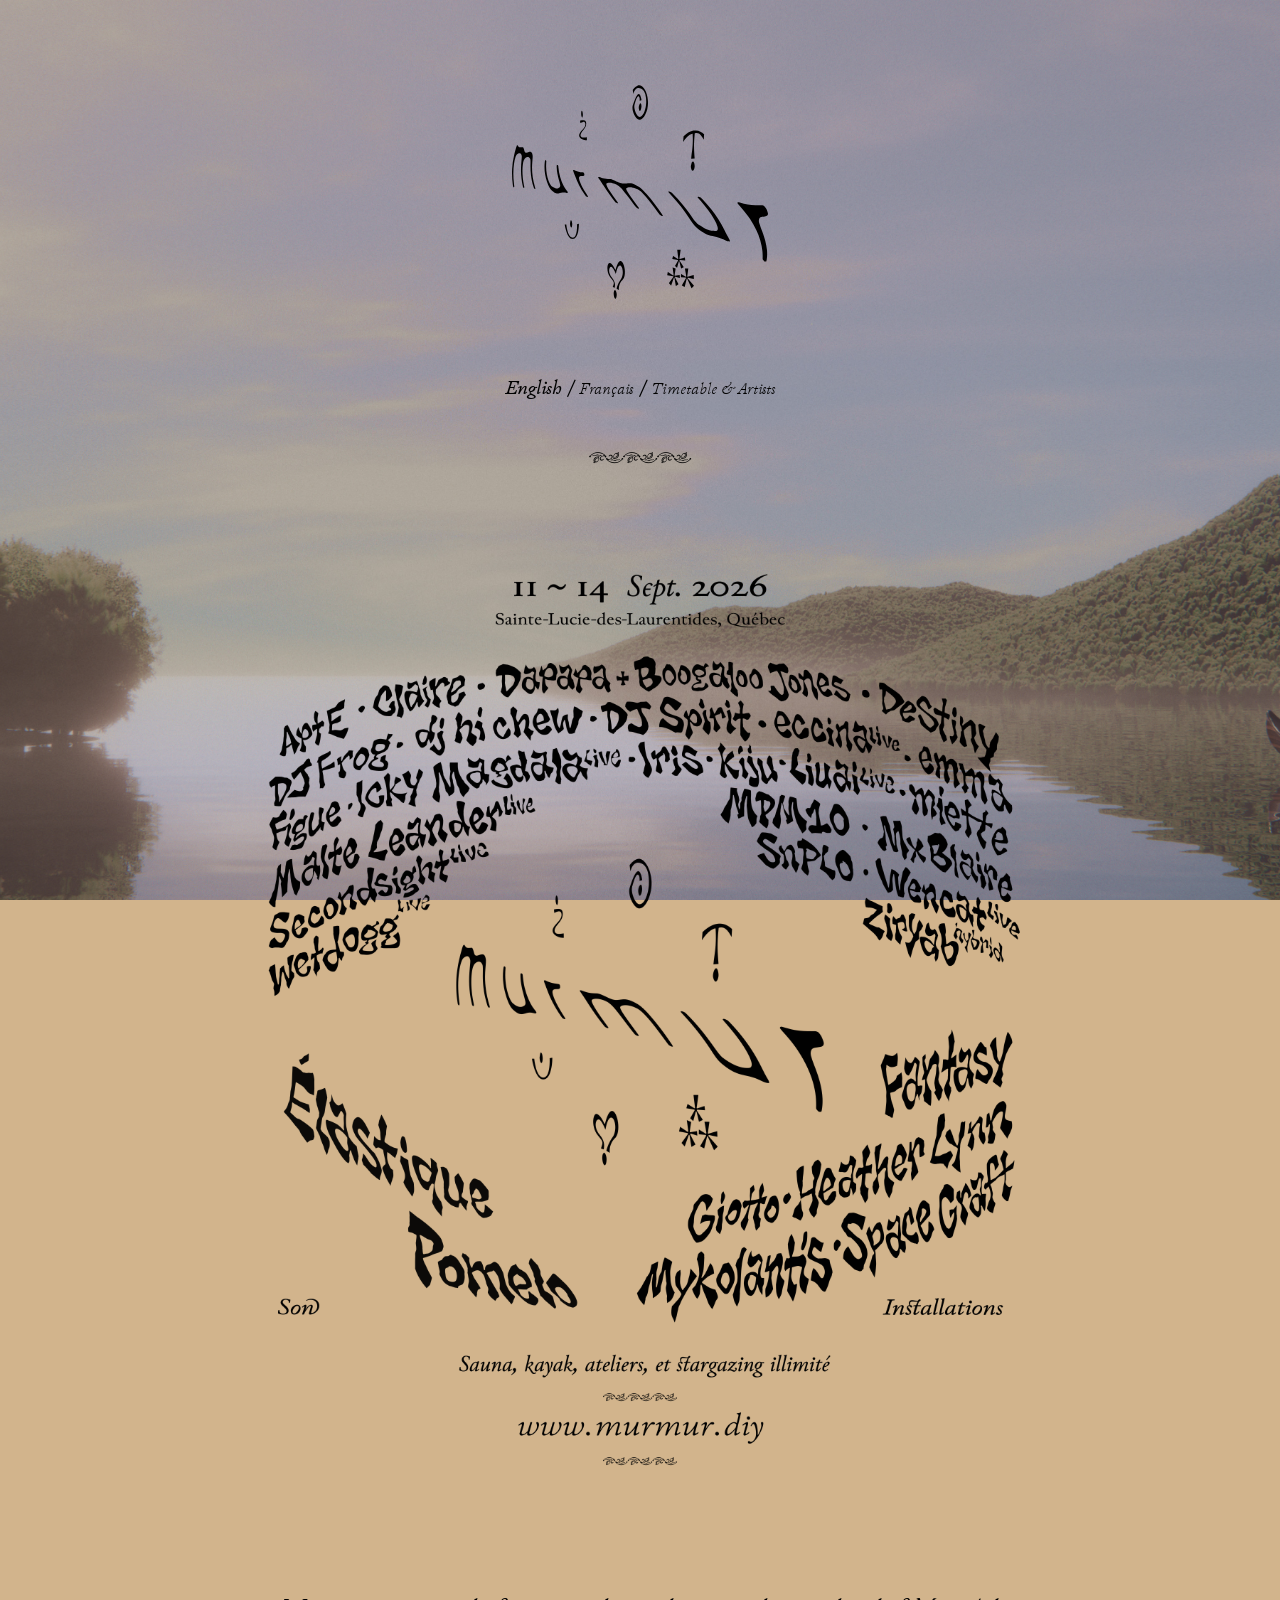
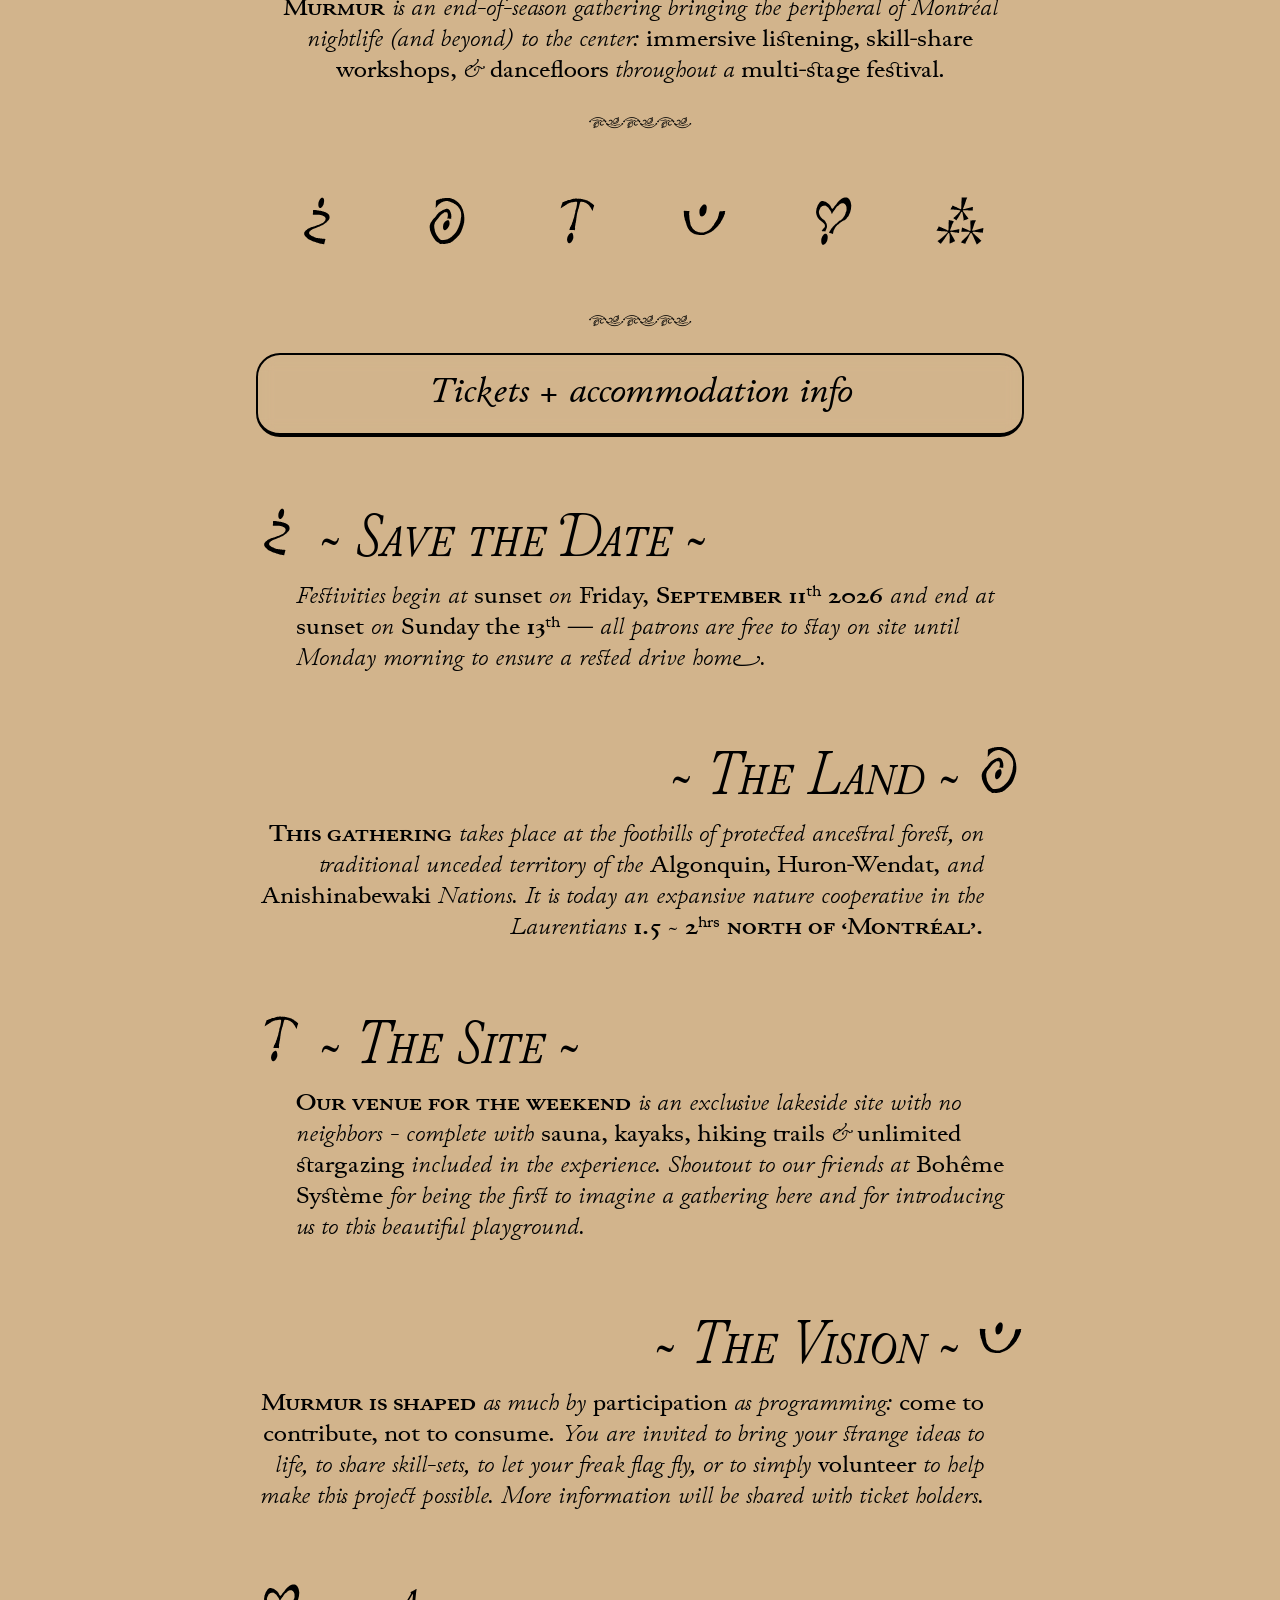
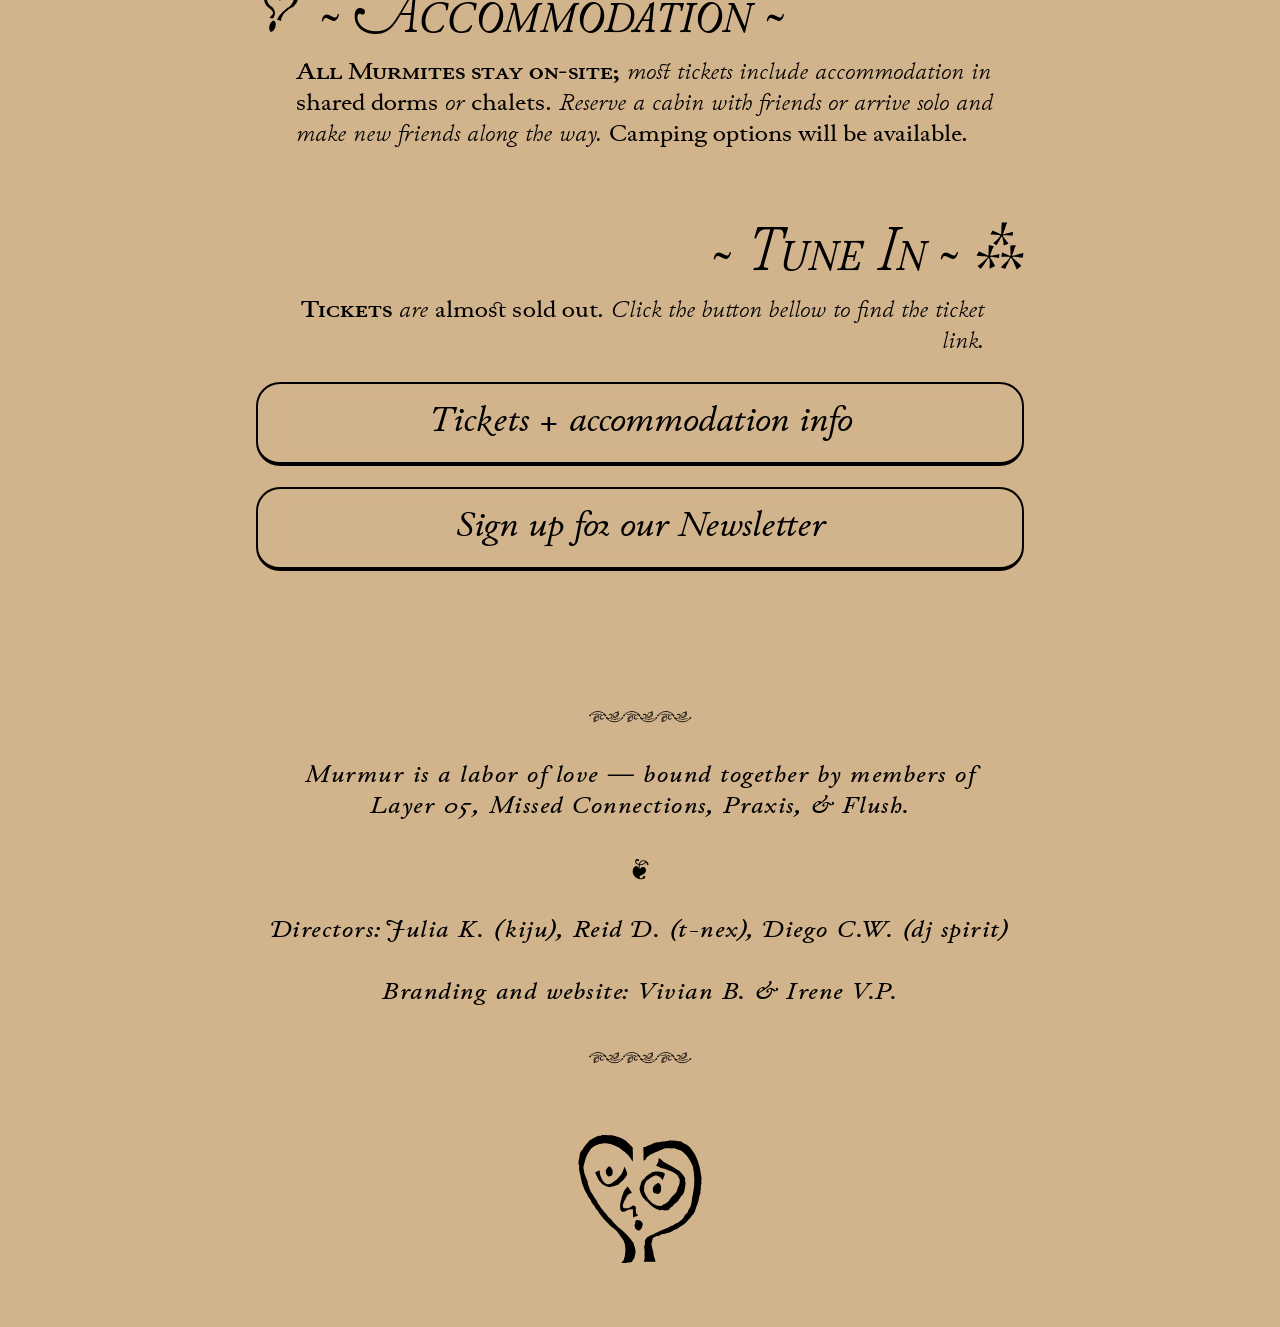
<file: en.html>
<!DOCTYPE html>
<html lang="en">
  <head>
      <!-- Google tag (gtag.js) -->
    <script async src="https://www.googletagmanager.com/gtag/js?id=G-K91BHY6N1S"></script>
    <script>
      window.dataLayer = window.dataLayer || [];
      function gtag(){dataLayer.push(arguments);}
      gtag('js', new Date());

      gtag('config', 'G-K91BHY6N1S');
    </script>
    <meta charset="utf-8">
    <meta name="viewport" content="width=device-width, initial-scale=1">
    <link rel="stylesheet" type="text/css" href="style.css">
    <link rel="stylesheet" type="text/css" href="main.css">
    <title>Murmur</title>
    <link rel="icon" type="image/x-icon" href="./icons/guy.svg">
  </head>
  <body>

    <div class="content">
      <img class="logo" src="murmur_logo.svg">
      <main>

      <div class="lang-select"><br>English / <a href="./fr.html">Français</a> / <a href="./artists.html">Timetable &amp; Artists</a></div>

      <div class="ornm">
          <br><br>
          ghghgh
      </div>


      <img class="poster" src="poster_graphic.png">

      <p style="text-align: center; ">
        <br>
        <span class="bscaps">Murmur</span> is an end-of-season gathering bringing the peripheral of Montréal nightlife (and beyond) to the center: <i>immersive listening, skill-share workshops, </i>&amp;</i> <i>dancefloors </i>throughout a<i> multi-stage festival.</i>
      </p>

      <div class="ornm">
          ghghgh
      </div>

      <div class="icons-box">
        <a href="#s1"><div><img src="./icons/punct1.svg"></div></a>
        <a href="#s2"><div><img src="./icons/punct2.svg"></div></a>
        <a href="#s3"><div><img src="./icons/punct3.svg"></div></a>
        <a href="#s4"><div><img src="./icons/punct4.svg"></div></a>
        <a href="#s5"><div><img src="./icons/punct5.svg"></div></a>
        <a href="#s6"><div><img src="./icons/punct6.svg"></div></a>

      </div>

      <div class="ornm">
          ghghgh
          <br><br>
      </div>

      <!--
      <p style="text-align: center; font-stretch:125%; font-size: 48px;">
        <br>
          <i>Feeling curious?</i>
      </p>
      -->



      <a href="./murmur_accomodation_faq_en.pdf"><div class="newsletter-button">
          Tic<span class="swash">k</span>ets + accommodation info
      </div></a>









        <div id="s1" class="heading heading-left"><img src="./icons/punct1.svg">~ Save the <span class="swash">D</span>ate ~</div>



        <p>
          Festivities begin at <i>sunset</i> on <i>Friday,</i> <span class="bscaps">September 11</span><span class="sups">th</span> <span class="bscaps">2026</span> and end at <i>sunset</i> on <i>Sunday the </i><span class="bscaps">13</span><span class="sups">th</span> — all patrons are free to stay on site until Monday morning to ensure a rested drive hom<span class="swash">e</span>.
        </p>

        <div id="s2" class="heading heading-right">~ The Land ~<img src="./icons/punct2.svg"></div>


        <p>
          <span class="bscaps">This gathering</span> takes place at the foothills of protected ancestral forest, on traditional unceded territory of the <i>Algonquin, Huron-Wendat,</i> and <i>Anishinabewaki</i> Nations. It is today an expansive nature cooperative in the Laurentians <span class="bscaps">1.5</span>&nbsp;~&nbsp;<span class="bscaps">2</span><span class=sups>hrs</span> <span class="bscaps">north of ‘Montréal’.</span>
        </p>


        <div id="s3" class="heading heading-left"><img src="./icons/punct3.svg">~ The Site ~</div>

        <p>
          <span class="bscaps">Our venue for the weekend</span> is an exclusive lakeside site with no neighbors - complete with <i>sauna, kayaks, hiking trails </i>&amp;<i> unlimited stargazing</i> included in the experience. Shoutout to our friends at <i>Bohême Système</i> for being the first to imagine a gathering here and for introducing us to this beautiful playground.
        </p>


        <div id="s4" class="heading heading-right">~ The Vision ~<img src="./icons/punct4.svg"></div>

        <p>
          <span class="bscaps">Murmur is shaped</span> as much by <i>participation</i> as programming: <i>come to contribute, not to consume.</i> You are invited to bring your strange ideas to life, to share skill-sets, to let your freak flag fly, or to simply <i>volunteer</i> to help make this project possible. More information will be shared with ticket holders.
        </p>

        <div id="s5" class="heading heading-left"><img src="./icons/punct5.svg">~ <span class="swash">A</span>ccommodation ~</div>

        <p>
          <span class="bscaps">All Murmites stay on-site;</span> most tickets include accommodation in <i>shared dorms</i> or <i>chalets.</i> Reserve a cabin with friends or arrive solo and make new friends along the way. <i>Camping options will be available.</i>
        </p>

        <div id="s6" class="heading heading-right">~ Tune In ~<img src="./icons/punct6.svg"></div>

        <p>
          <span class="bscaps">Tickets</span> are <i>almost sold out.</i> Click the button bellow to find the ticket link.
        </p>

        <a href="./murmur_accomodation_faq_en.pdf"><div class="newsletter-button">
          Tic<span class="swash">k</span>ets + accommodation info
        </div></a>

        <br>

        <a href="https://www.zeffy.com/en-CA/newsletter-form/murmur-in-the-mountains"><div class="newsletter-button">
          Sign up for our Newsletter
        </div></a>
      </main>
      <footer>
        <span class="ornm">
          ghghgh
        </span>
        <div class="footer">
          <br>
          Murmur is a labor of love — bound together by members of Layer&nbsp;05, Missed&nbsp;Connections, Praxis, &amp; Flush.
          <br>
          <br>
          ❦
          <br>
          <br>
          <span class="swash">D</span>irectors: <span class="swash">J</span>ulia&nbsp;K.&nbsp;(kiju), Reid&nbsp;<span class="swash">D</span>.&nbsp;(t-nex), <span class="swash">D</span>iego&nbsp;C.W.&nbsp;(dj&nbsp;spirit)
          <br>
          <br>
          Branding and website: Vivian&nbsp;B. &amp; Irene&nbsp;V.P.
          <br>
          <br>
        </div>
        <span class="ornm">
          ghghgh
        </span>
        <img class="mascot" src="./icons/guy.svg">
      </footer>
    </div>
  </body>
</html>
</file>
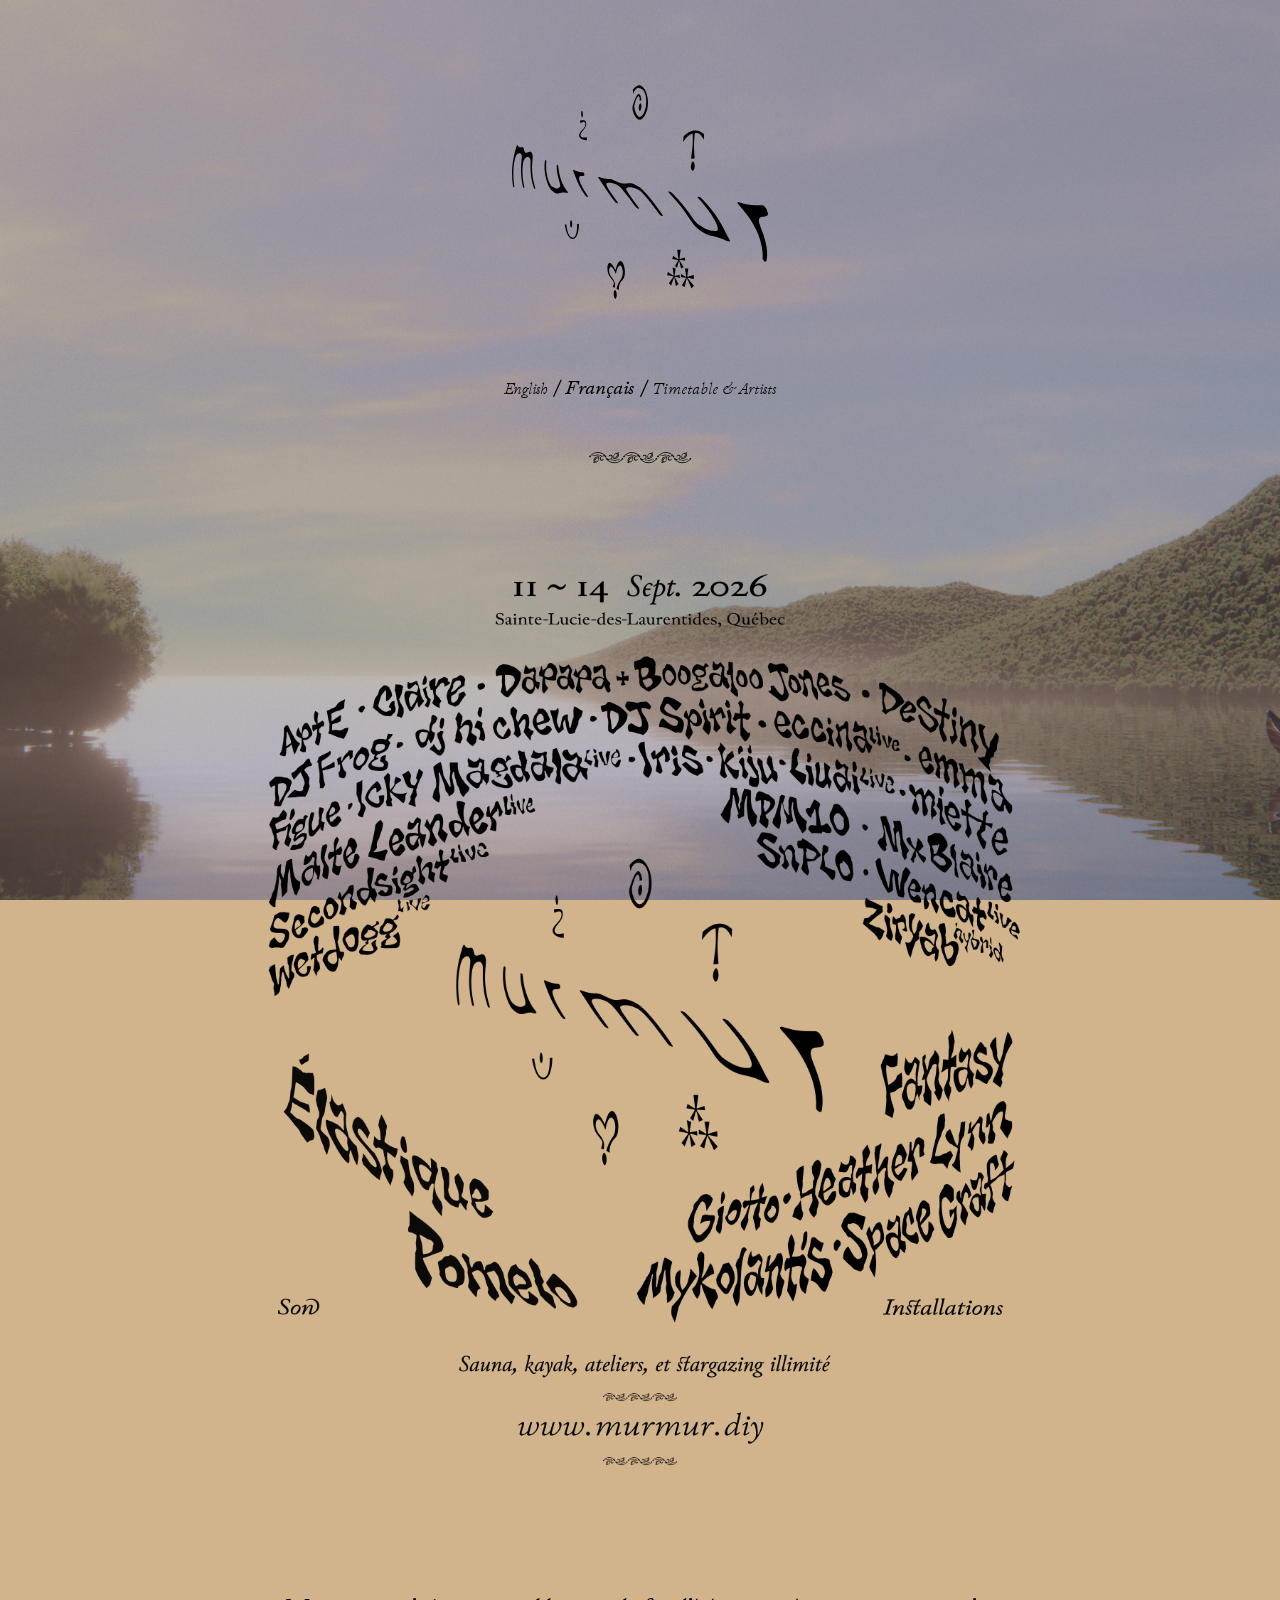
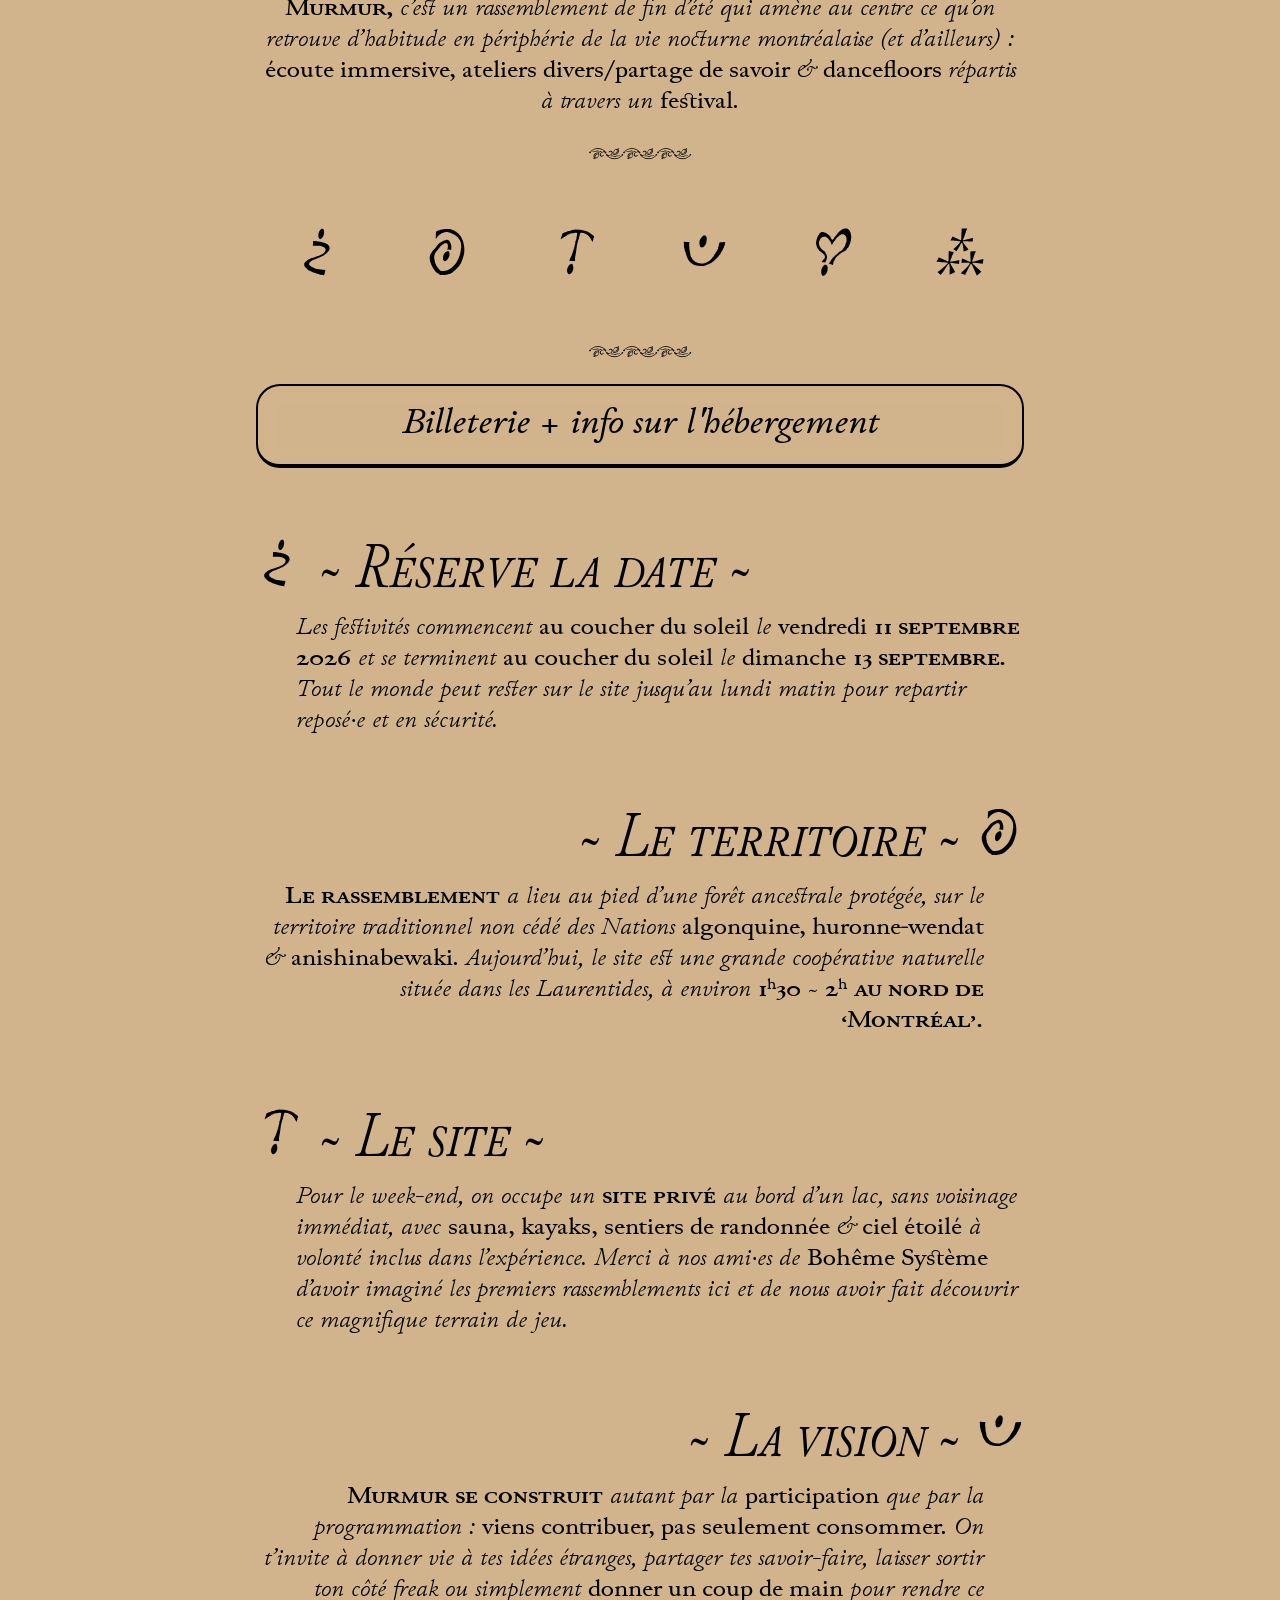
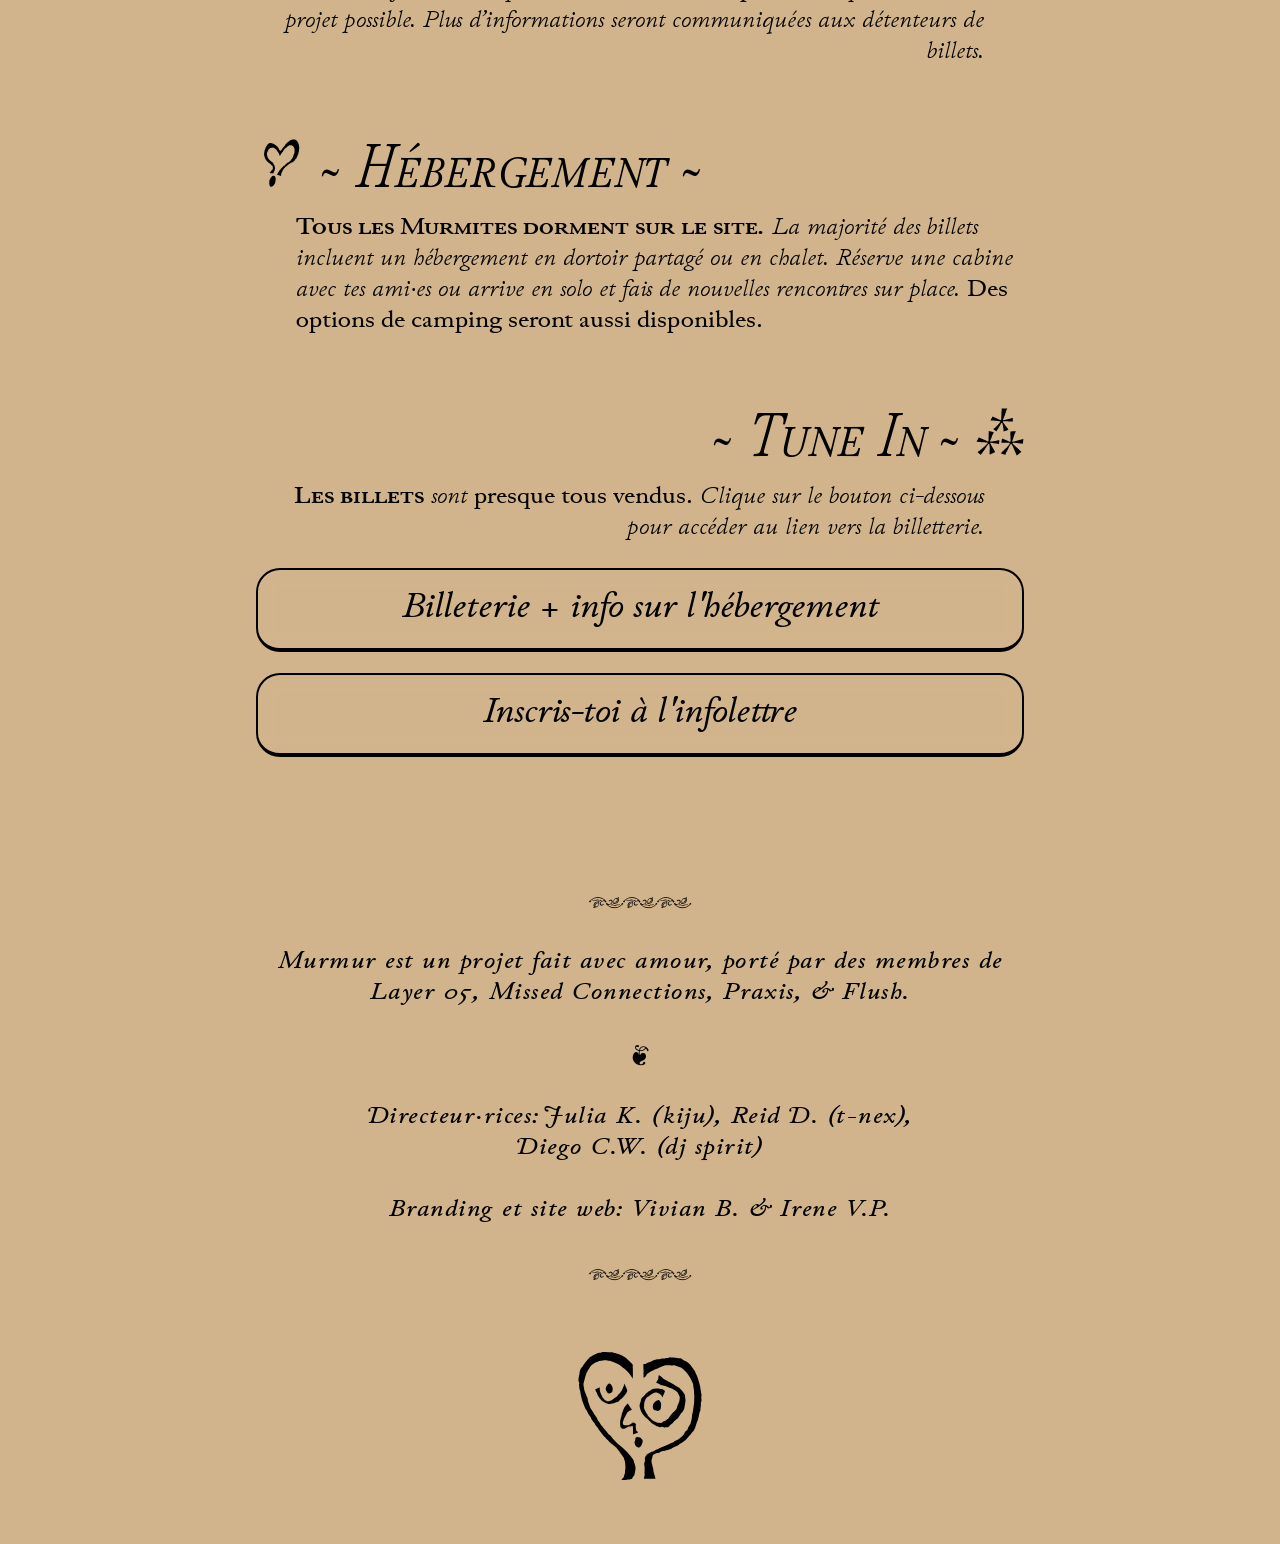
<file: fr.html>
<!DOCTYPE html>
<html lang="fr">
  <head>
      <!-- Google tag (gtag.js) -->
    <script async src="https://www.googletagmanager.com/gtag/js?id=G-K91BHY6N1S"></script>
    <script>
      window.dataLayer = window.dataLayer || [];
      function gtag(){dataLayer.push(arguments);}
      gtag('js', new Date());

      gtag('config', 'G-K91BHY6N1S');
    </script>
    <meta charset="utf-8">
    <meta name="viewport" content="width=device-width, initial-scale=1">
    <link rel="stylesheet" type="text/css" href="style.css">
    <link rel="stylesheet" type="text/css" href="main.css">
    <title>Murmur</title>
    <link rel="icon" type="image/x-icon" href="./icons/guy.svg">
  </head>
  <body>

    <div class="content">
      <img class="logo" src="murmur_logo.svg">
      <main>

      <div class="lang-select"><br><a href="./en.html">English</a> / Français / <a href="./artists.html">Timetable &amp; Artists</a></div>

      <div class="ornm">
          <br><br>
          ghghgh
      </div>


      <img class="poster" src="poster_graphic.png">

      <p style="text-align: center; ">
        <br>
        <span class="bscaps">Murmur,</span> c’est un rassemblement de fin d’été qui amène au centre ce qu’on retrouve d’habitude en périphérie de la vie nocturne montréalaise (et d’ailleurs) : <i>écoute immersive, ateliers divers/partage de savoir </i>&amp;</i> <i>dancefloors </i>répartis à travers un <i>festival.</i>
      </p>

      <div class="ornm">
          ghghgh
      </div>

      <div class="icons-box">
        <a href="#s1"><div><img src="./icons/punct1.svg"></div></a>
        <a href="#s2"><div><img src="./icons/punct2.svg"></div></a>
        <a href="#s3"><div><img src="./icons/punct3.svg"></div></a>
        <a href="#s4"><div><img src="./icons/punct4.svg"></div></a>
        <a href="#s5"><div><img src="./icons/punct5.svg"></div></a>
        <a href="#s6"><div><img src="./icons/punct6.svg"></div></a>

      </div>

      <div class="ornm">
          ghghgh
          <br><br>
      </div>

      <!--
      <p style="text-align: center; font-stretch:125%; font-size: 48px;">
        <br>
          <i>Curieux·se ?</i>
      </p>
      -->



      <a href="murmur_accomodation_faq_fr.pdf"><div class="newsletter-button">
          Billeterie + info sur l'hébergement
      </div></a>









        <div id="s1" class="heading heading-left"><img src="./icons/punct1.svg">~ Réserve la date ~</div>



        <p>
          Les festivités commencent <i>au coucher du soleil</i> le <i>vendredi</i> <span class="bscaps">11 septembre </span><span class="bscaps">2026</span> et se terminent <i>au coucher du soleil</i> le <i>dimanche</i> <span class="bscaps">13 septembre. </span>Tout le monde peut rester sur le site jusqu’au lundi matin pour repartir reposé·e et en sécurité.
        </p>

        <div id="s2" class="heading heading-right">~ Le territoire ~<img src="./icons/punct2.svg"></div>


        <p>
          <span class="bscaps">Le rassemblement</span> a lieu au pied d’une forêt ancestrale protégée, sur le territoire traditionnel non cédé des Nations <i>algonquine, huronne-wendat</i> &amp; </i><i>anishinabewaki.</i> Aujourd’hui, le site est une grande coopérative naturelle  située dans les Laurentides, à environ <span class="bscaps">1</span><span class=sups>h</span><span class="bscaps">30</span>&nbsp;~&nbsp;<span class="bscaps">2</span><span class=sups>h</span> <span class="bscaps">au nord de ‘Montréal’.</span>
        </p>


        <div id="s3" class="heading heading-left"><img src="./icons/punct3.svg">~ Le site ~</div>

        <p>
          Pour le week-end, on occupe un <span class="bscaps">site privé</span> au bord d’un lac, sans voisinage immédiat, avec <i>sauna, kayaks, sentiers de randonnée </i>&amp;<i> ciel étoilé</i> à volonté inclus dans l’expérience. Merci à nos ami·es de <i>Bohême Système</i> d’avoir imaginé les premiers rassemblements ici et de nous avoir fait découvrir ce magnifique terrain de jeu.
        </p>


        <div id="s4" class="heading heading-right">~ La vision ~<img src="./icons/punct4.svg"></div>

        <p>
          <span class="bscaps">Murmur se construit</span> autant par la <i>participation</i> que par la programmation : <i>viens contribuer, pas seulement consommer.</i> On t’invite à donner vie à tes idées étranges, partager tes savoir-faire, laisser sortir ton côté freak ou simplement <i>donner un coup de main</i> pour rendre ce projet possible. Plus d’informations seront communiquées aux détenteurs de billets.
        </p>

        <div id="s5" class="heading heading-left"><img src="./icons/punct5.svg">~ Hébergement ~</div>

        <p>
          <span class="bscaps">Tous les Murmites dorment sur le site.</span> La majorité des billets incluent un hébergement en dortoir partagé ou en chalet. Réserve une cabine avec tes ami·es ou arrive en solo et fais de nouvelles rencontres sur place. <i>Des options de camping seront aussi disponibles.</i>
        </p>

        <div id="s6" class="heading heading-right">~ Tune In ~<img src="./icons/punct6.svg"></div>

        <p>
          <span class="bscaps">Les billets</span>  sont <i>presque tous vendus.</i> Clique sur le bouton ci-dessous pour accéder au lien vers la billetterie.
        </p>

        <a href="murmur_accomodation_faq_fr.pdf"><div class="newsletter-button">
            Billeterie + info sur l'hébergement
        </div></a>

        <br>

        <a href="https://www.zeffy.com/en-CA/newsletter-form/murmur-in-the-mountains"><div class="newsletter-button">
          Inscris-toi à l'infolettre
        </div></a>
      </main>
      <footer>
        <span class="ornm">
          ghghgh
        </span>
        <div class="footer">
          <br>
          Murmur est un projet fait avec amour, porté par des membres de Layer&nbsp;05, Missed&nbsp;Connections, Praxis, &amp; Flush.
          <br>
          <br>
          ❦
          <br>
          <br>
          <span class="swash">D</span>irecteur·rices: <span class="swash">J</span>ulia&nbsp;K.&nbsp;(kiju), Reid&nbsp;<span class="swash">D</span>.&nbsp;(t-nex), <span class="swash">D</span>iego&nbsp;C.W.&nbsp;(dj&nbsp;spirit)
          <br>
          <br>
          Branding et site web: Vivian&nbsp;B. &amp; Irene&nbsp;V.P.
          <br>
          <br>
        </div>
        <span class="ornm">
          ghghgh
        </span>
        <img class="mascot" src="./icons/guy.svg">
      </footer>
    </div>
  </body>
</html>
</file>
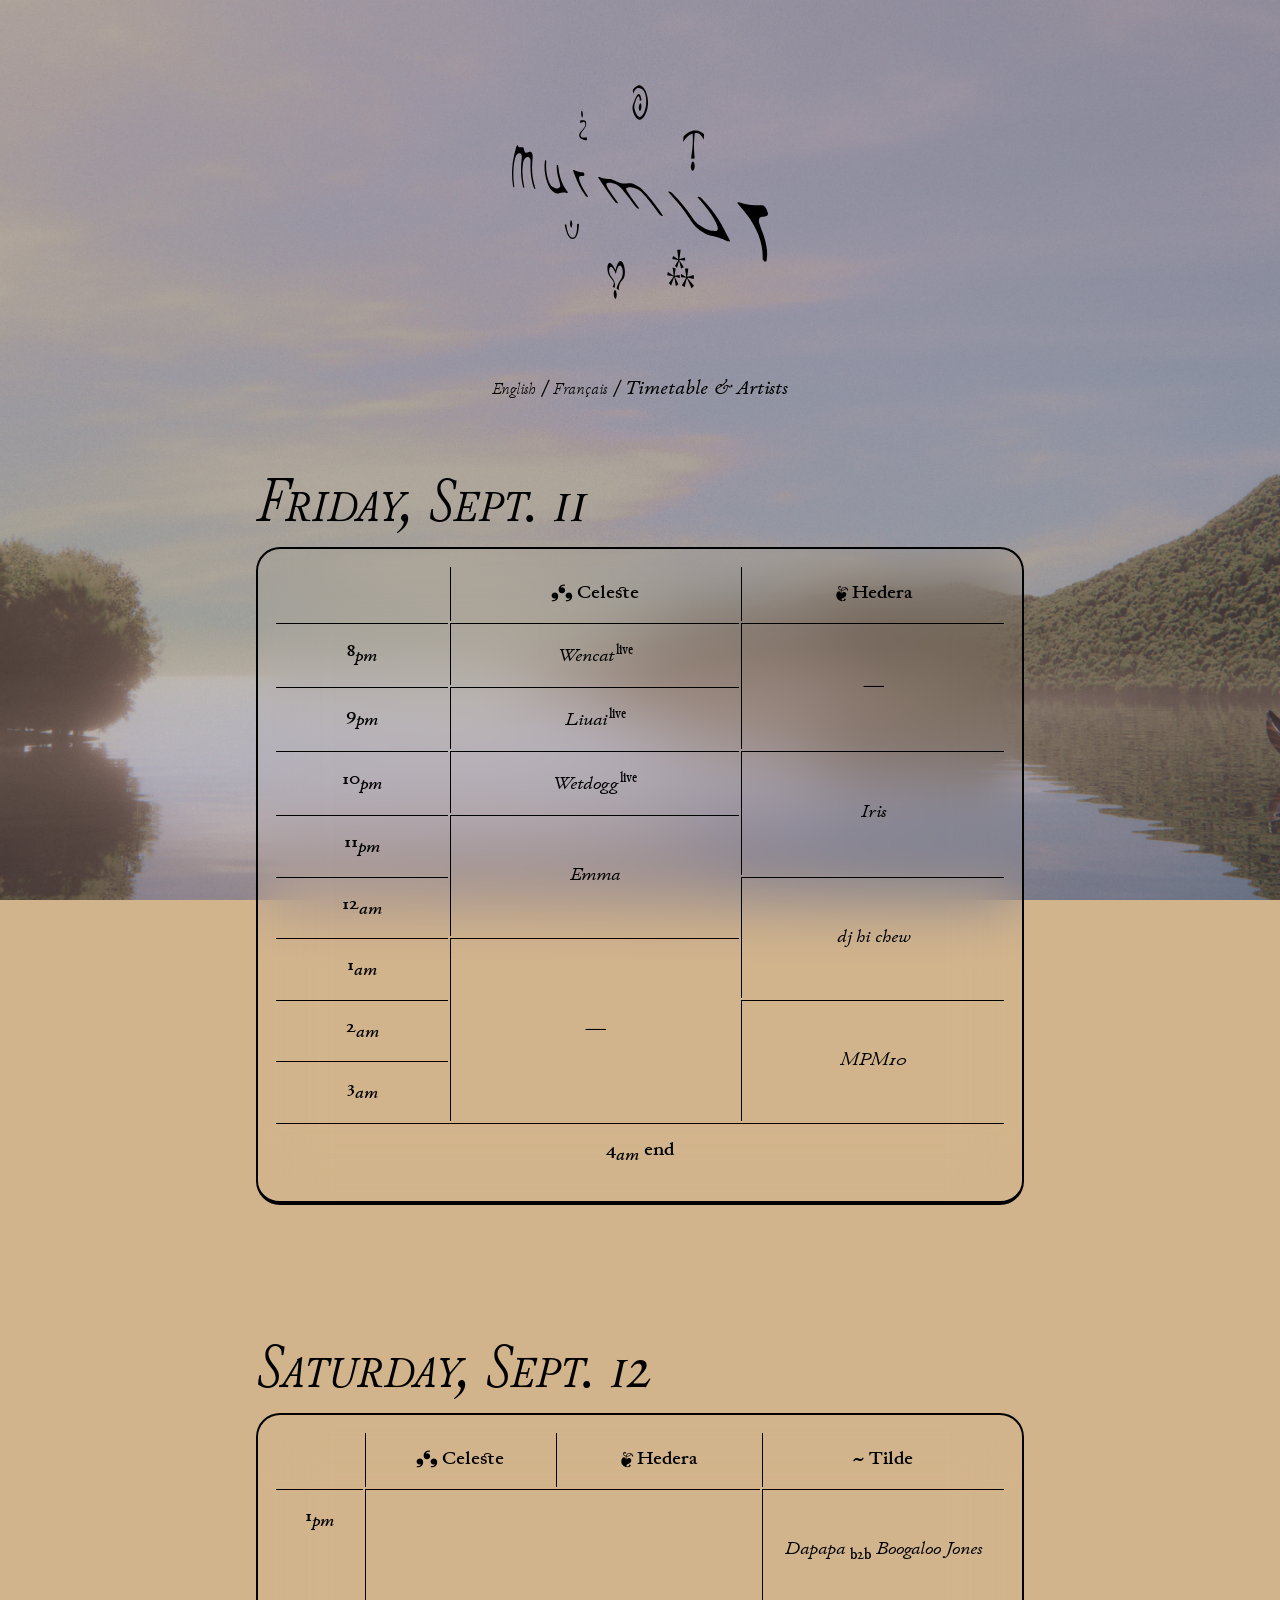
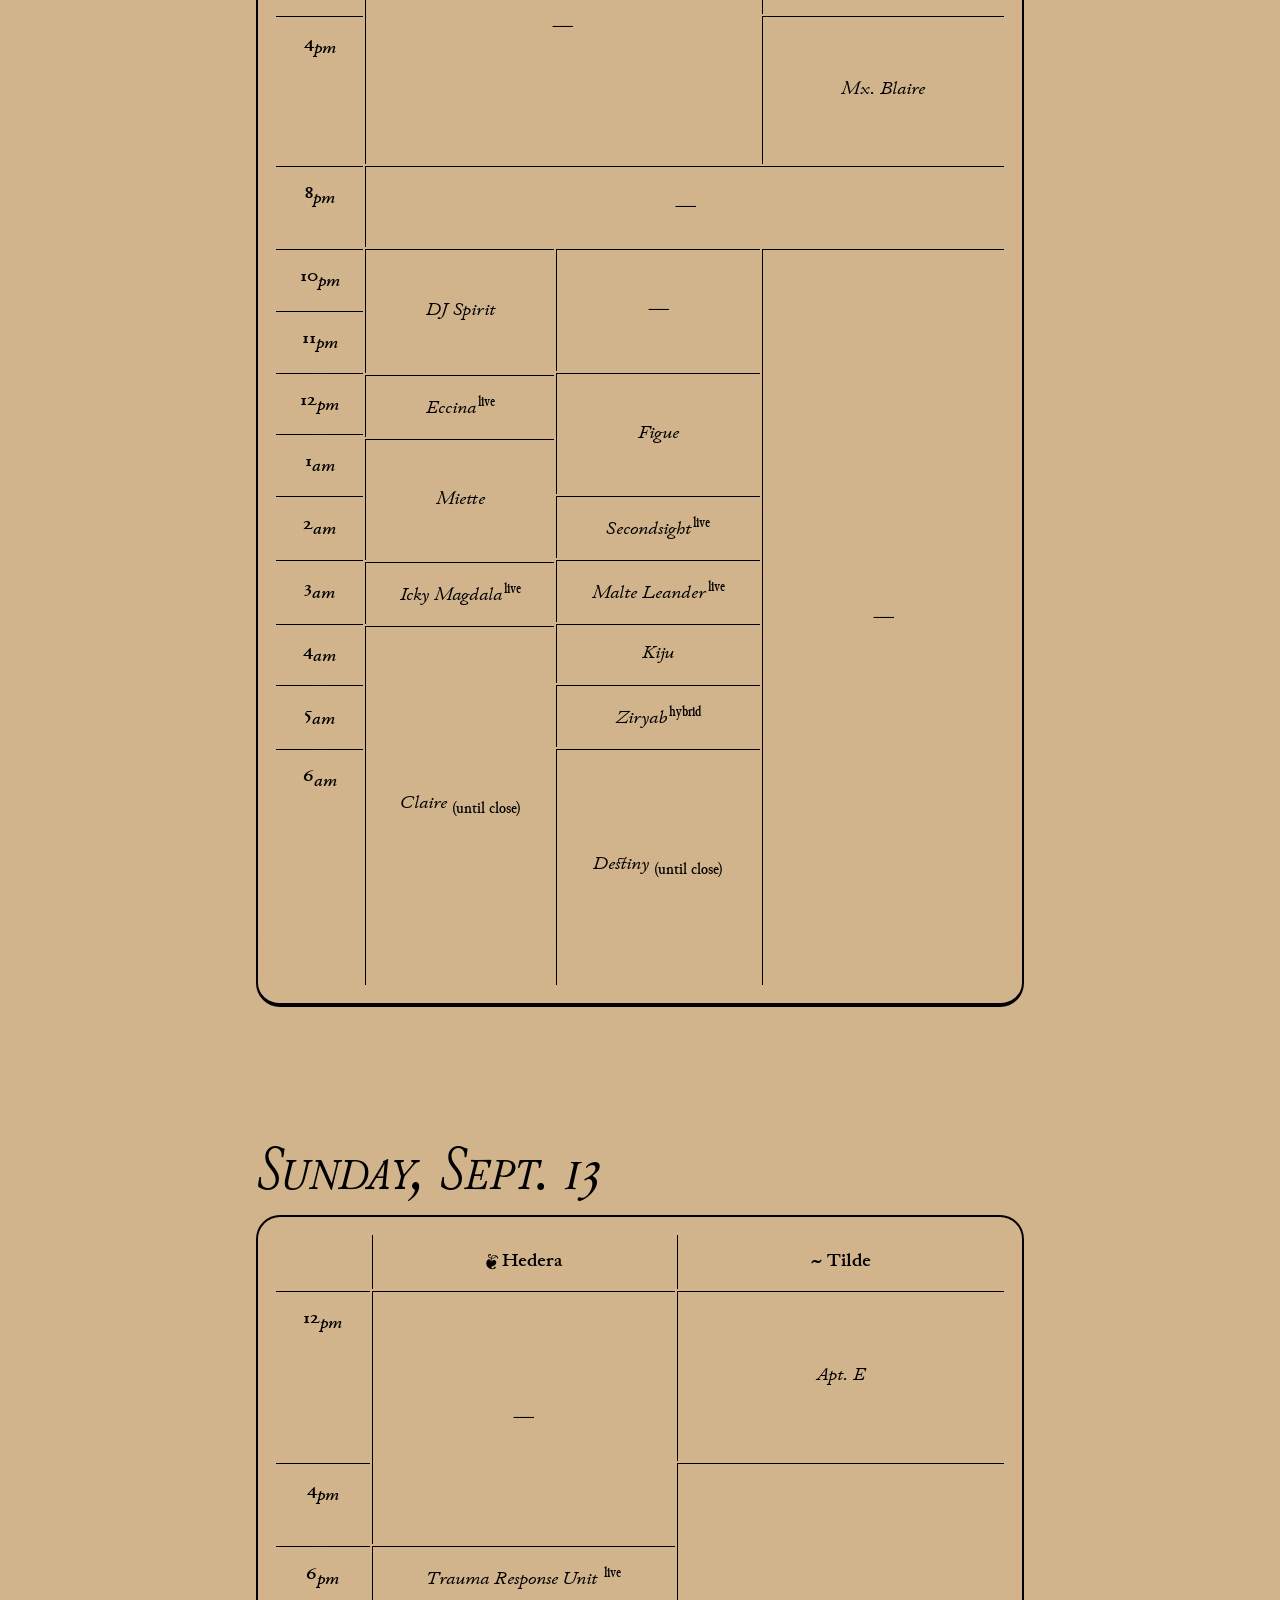
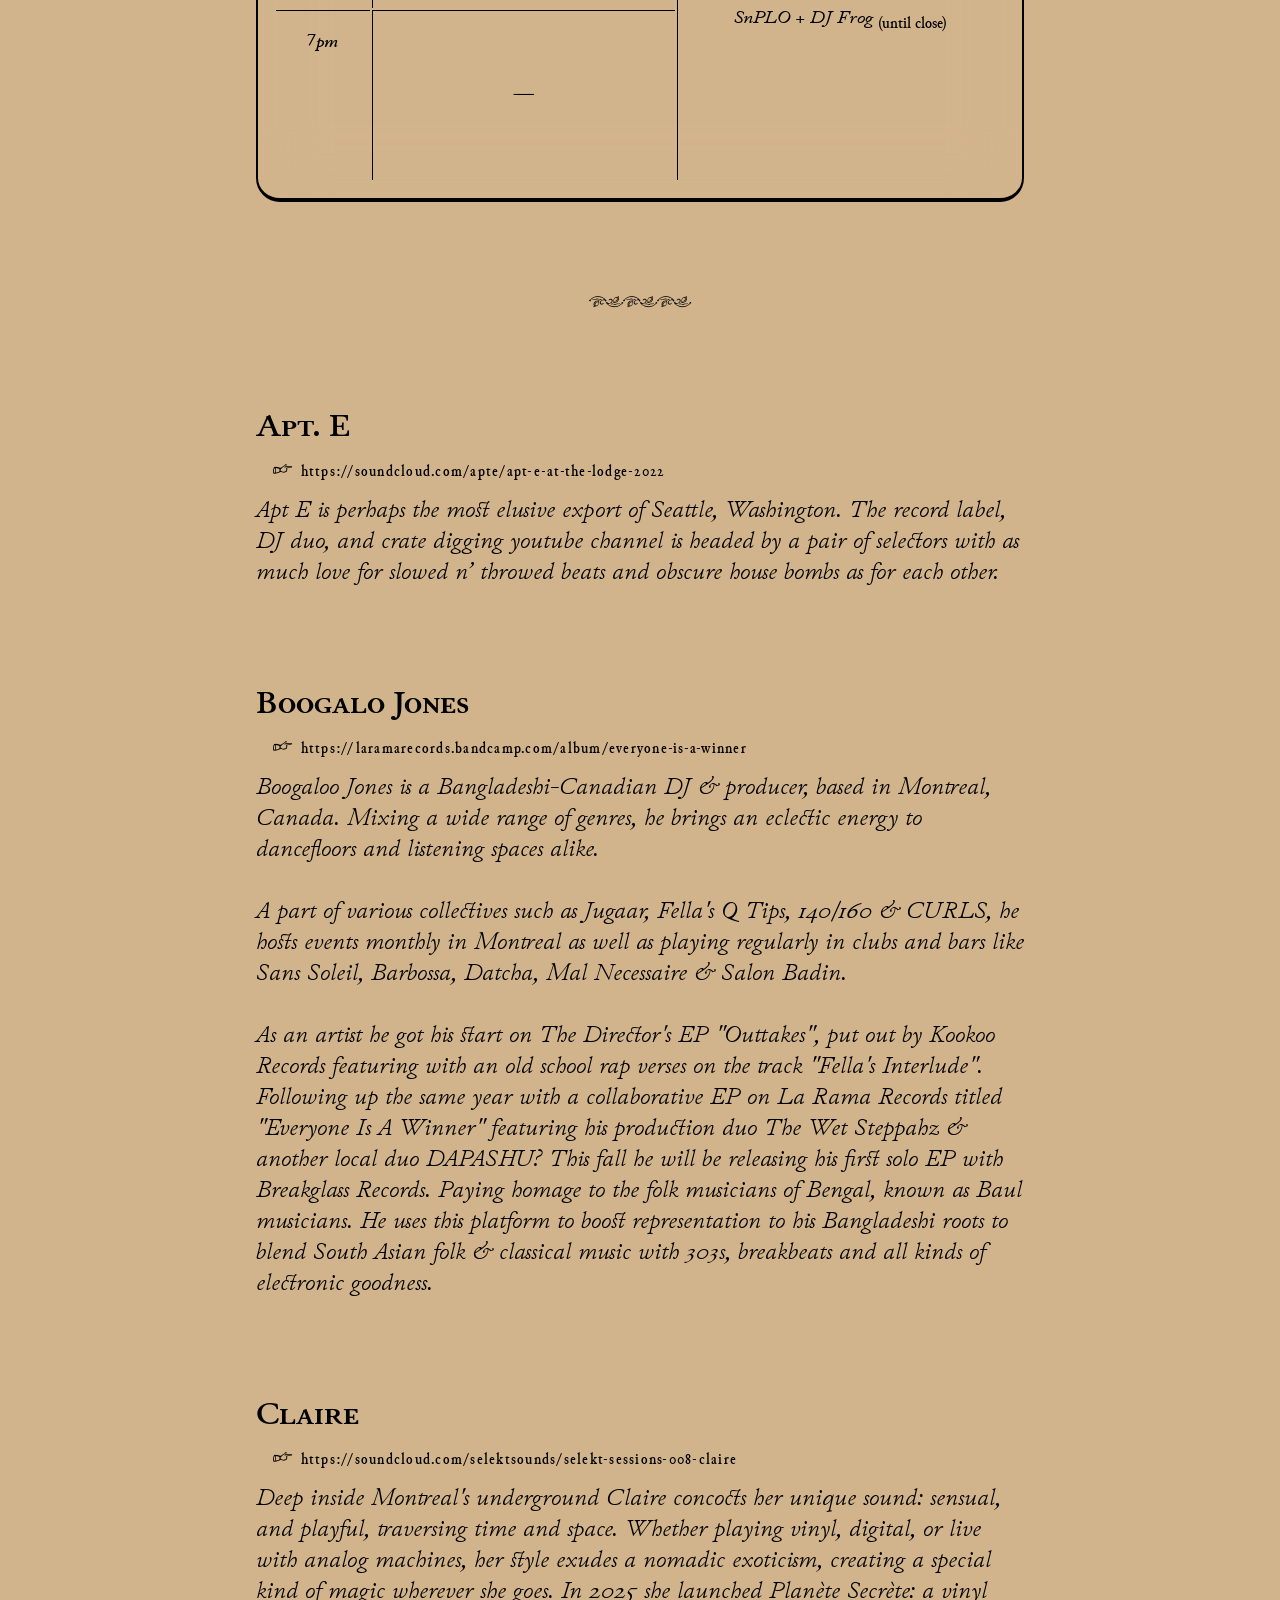
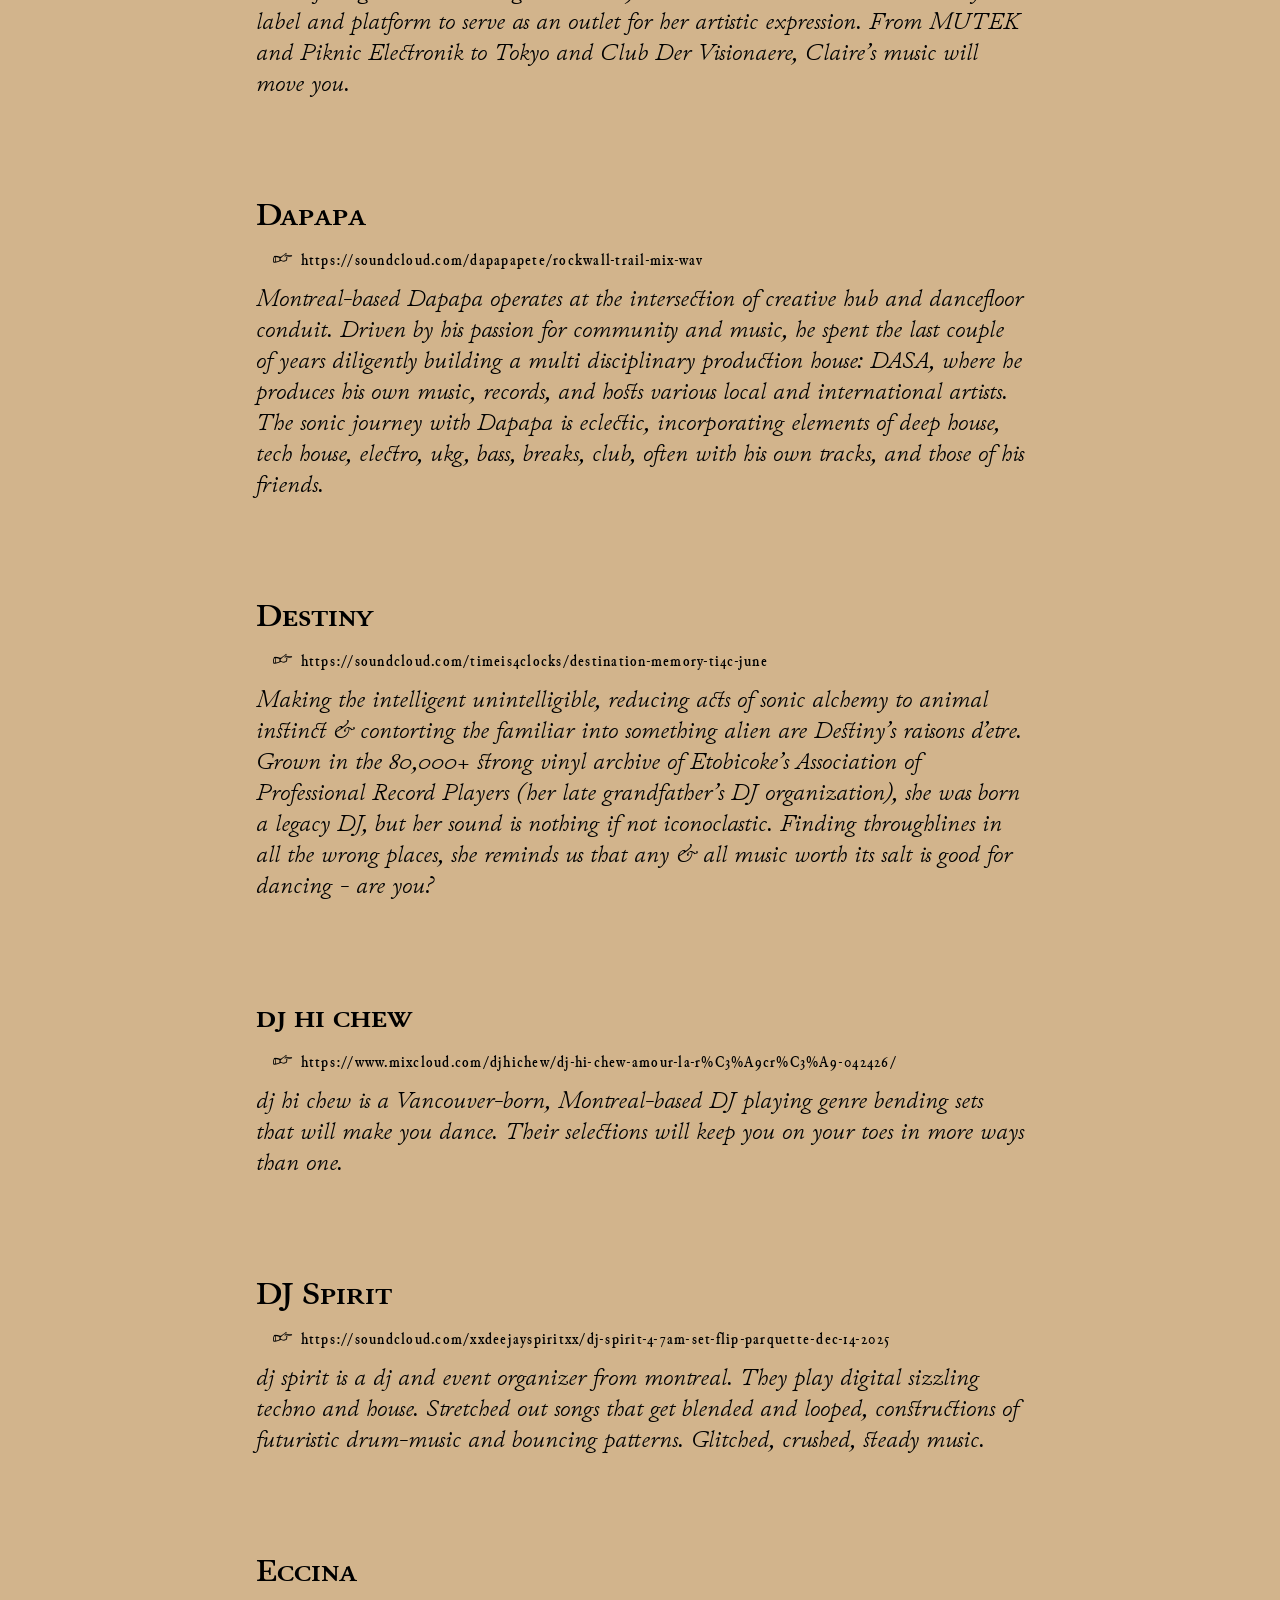
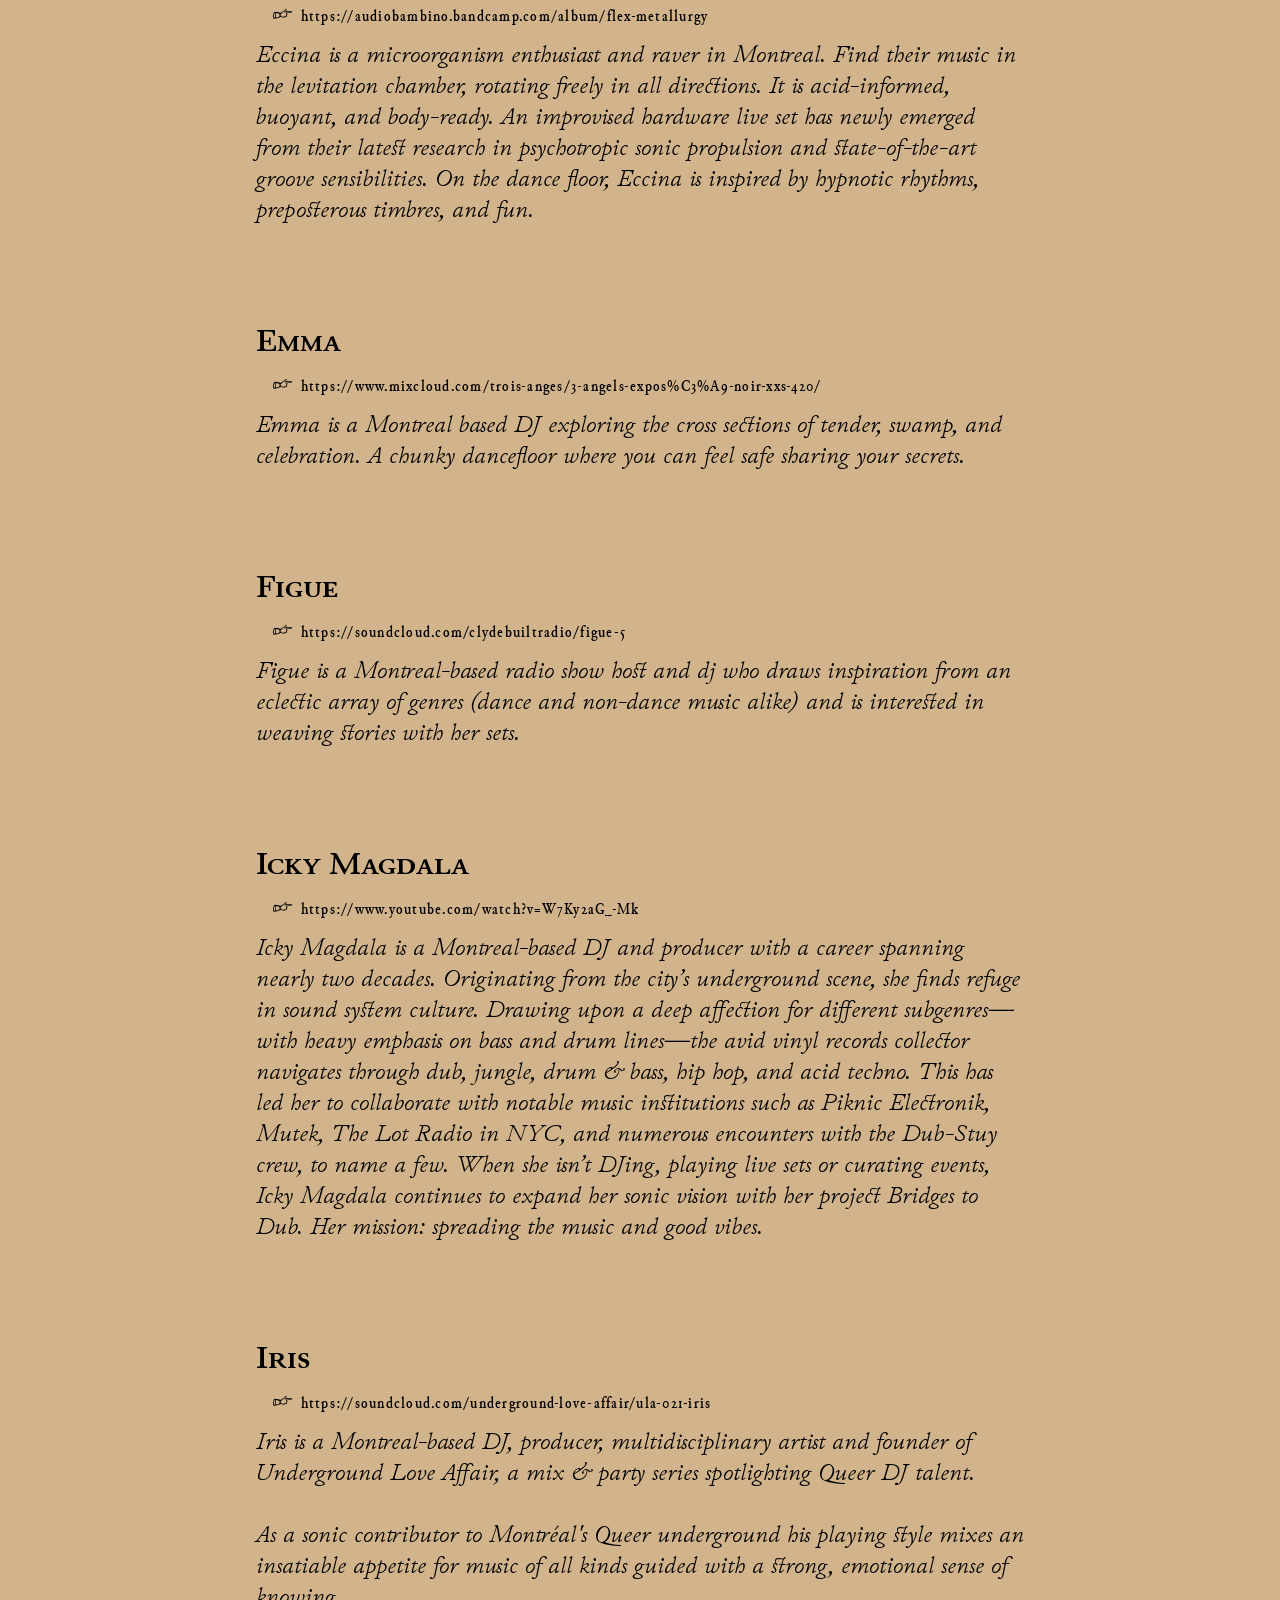
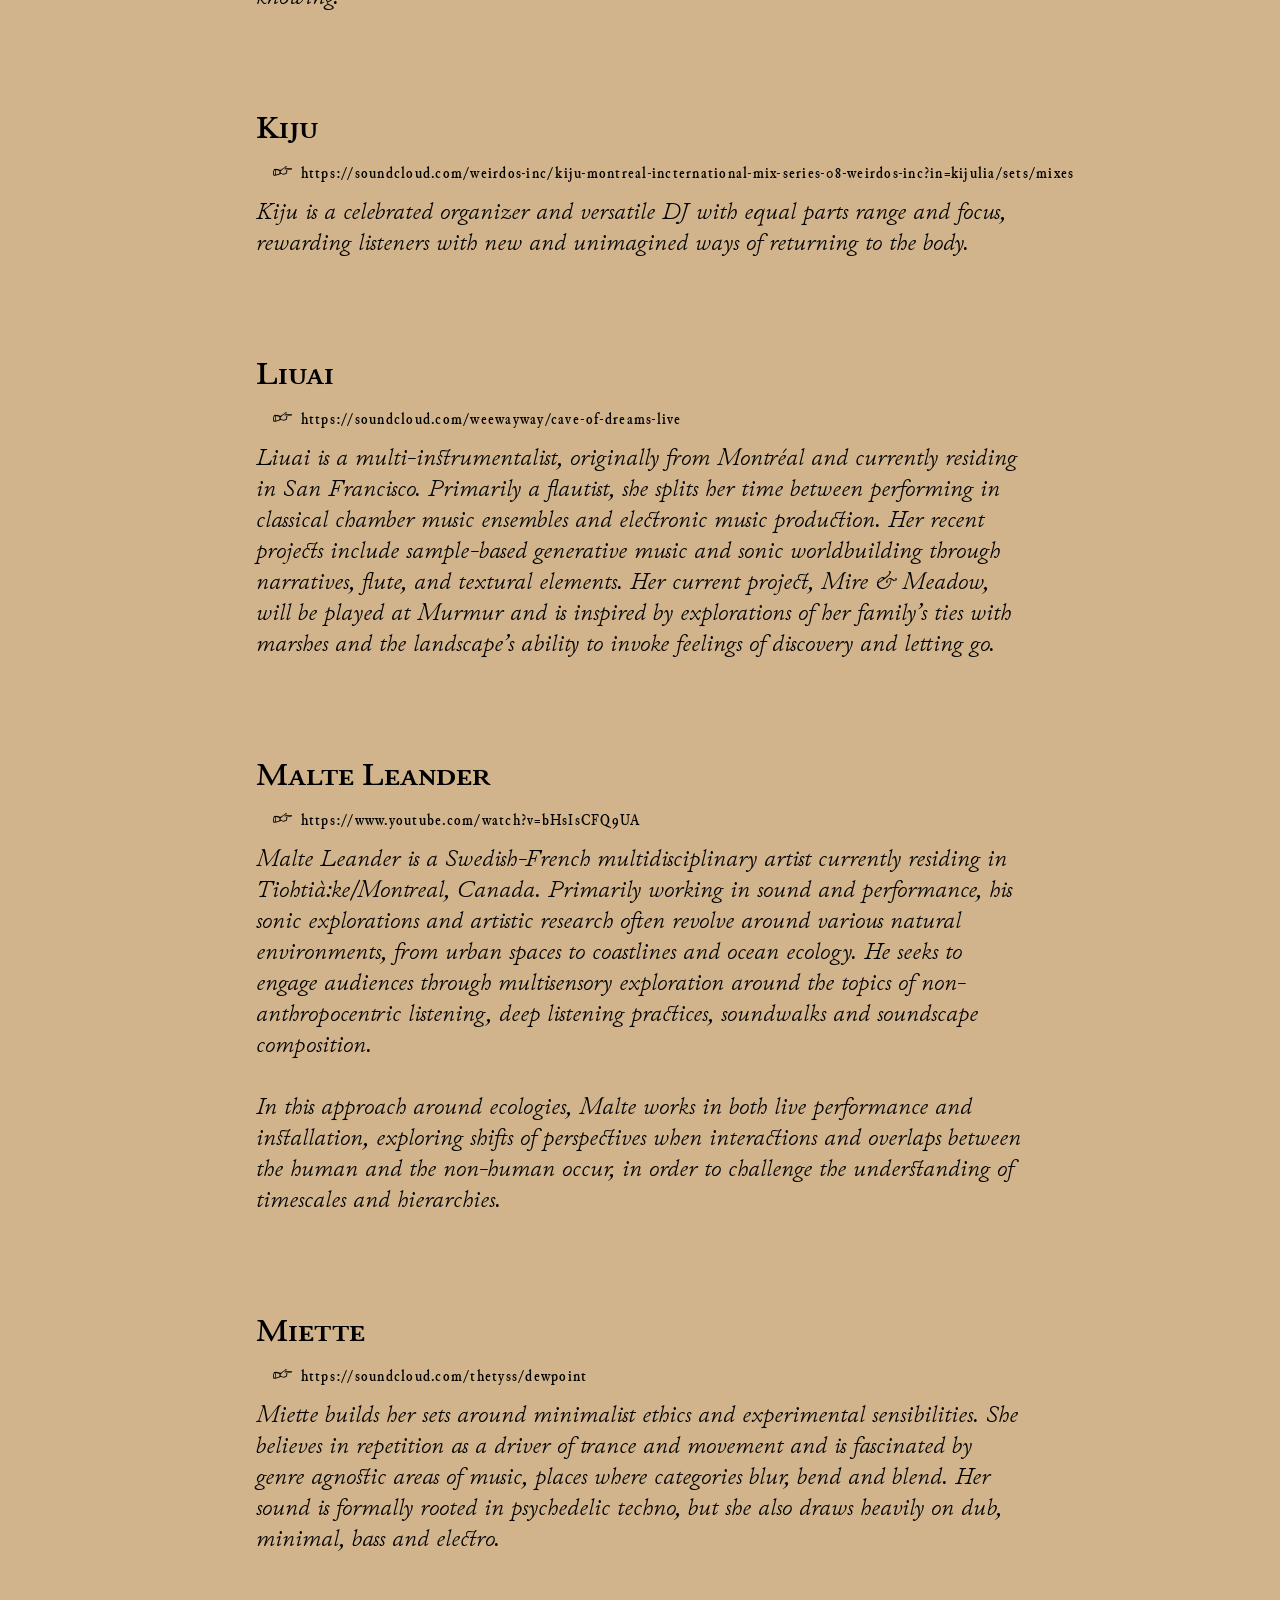
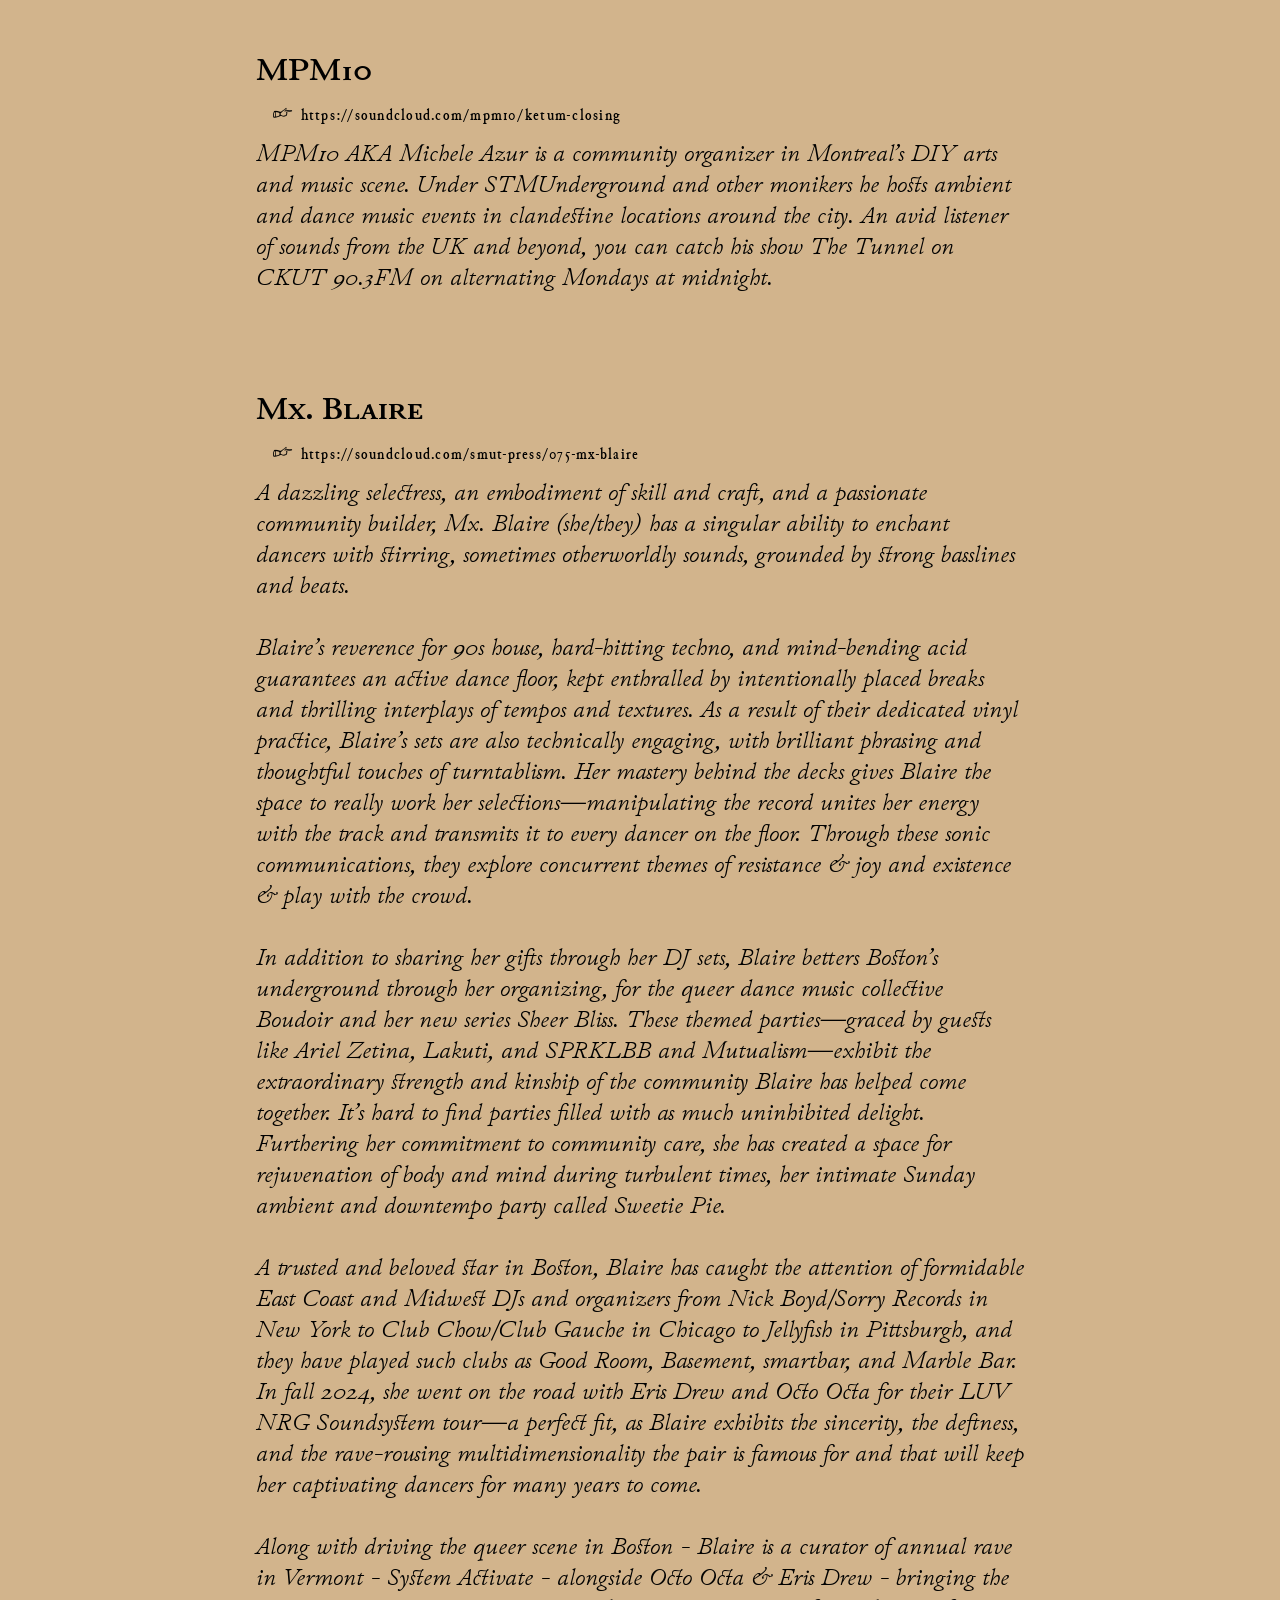
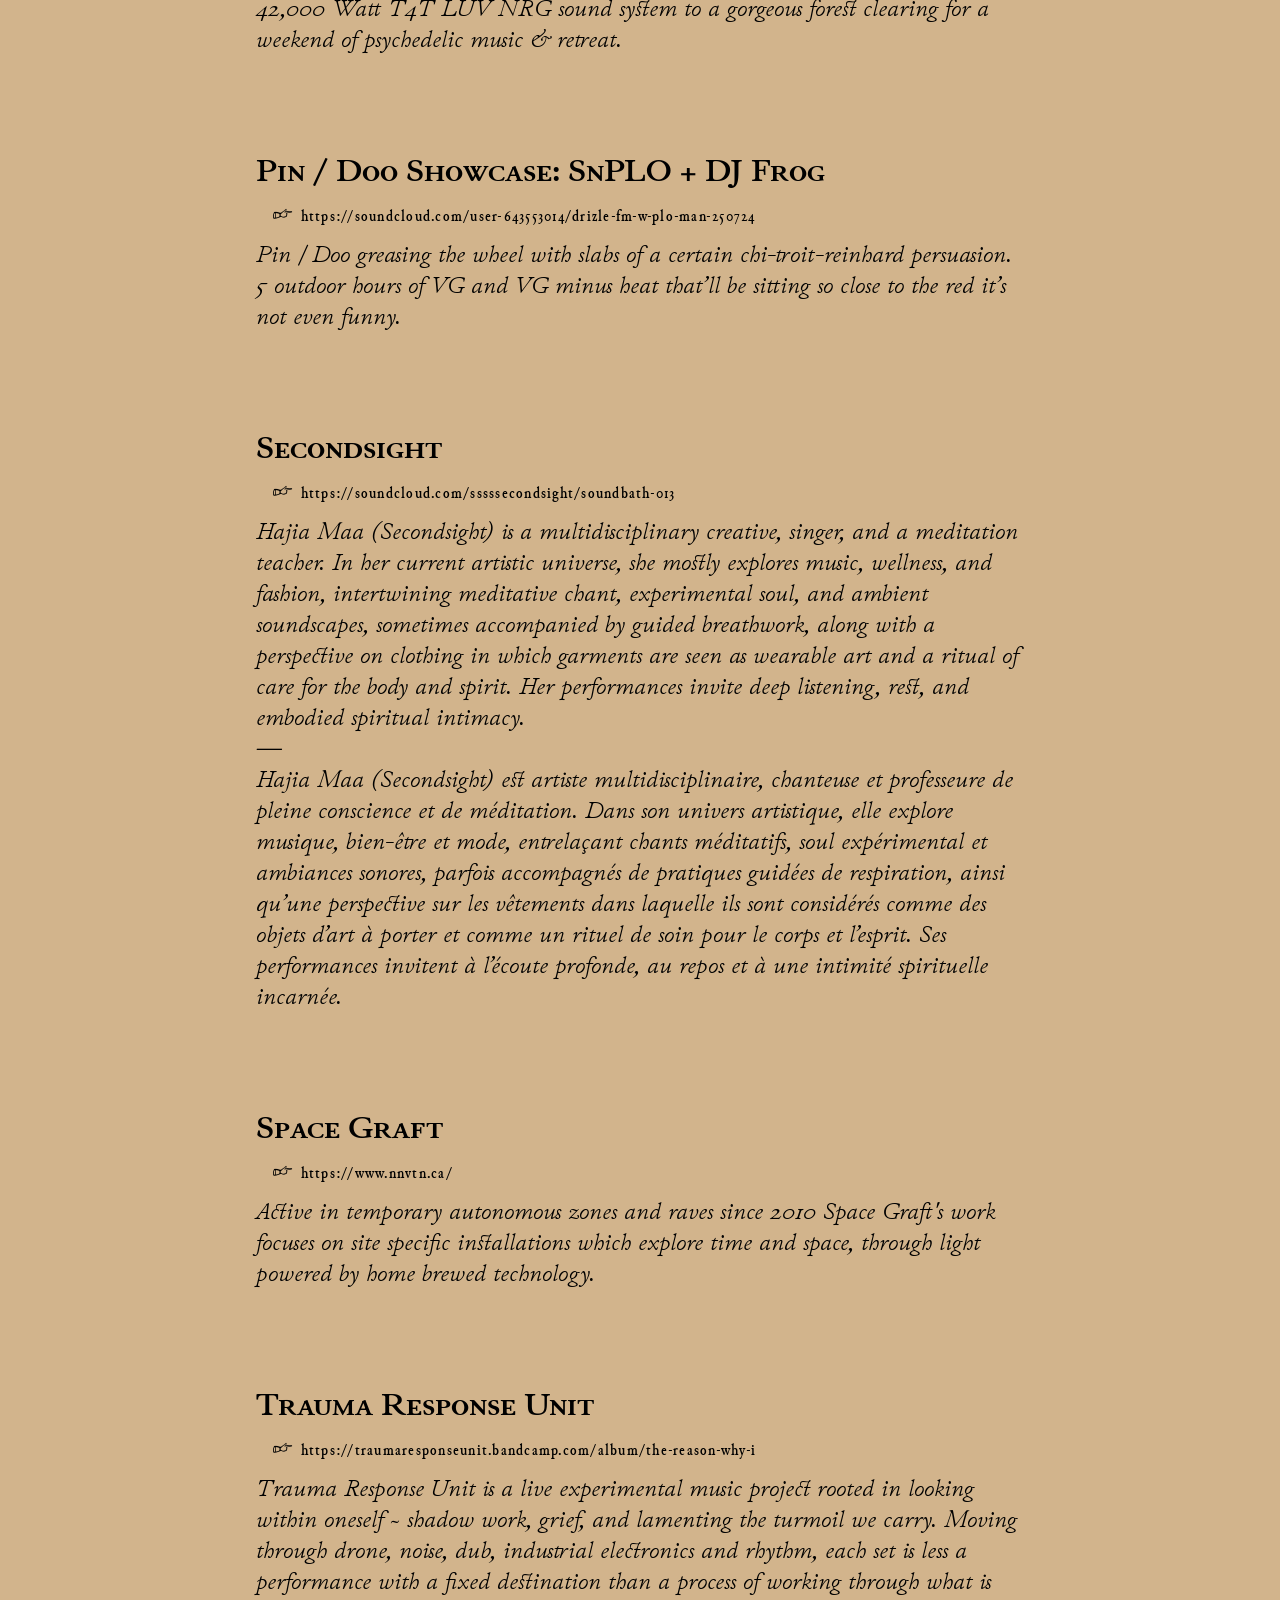
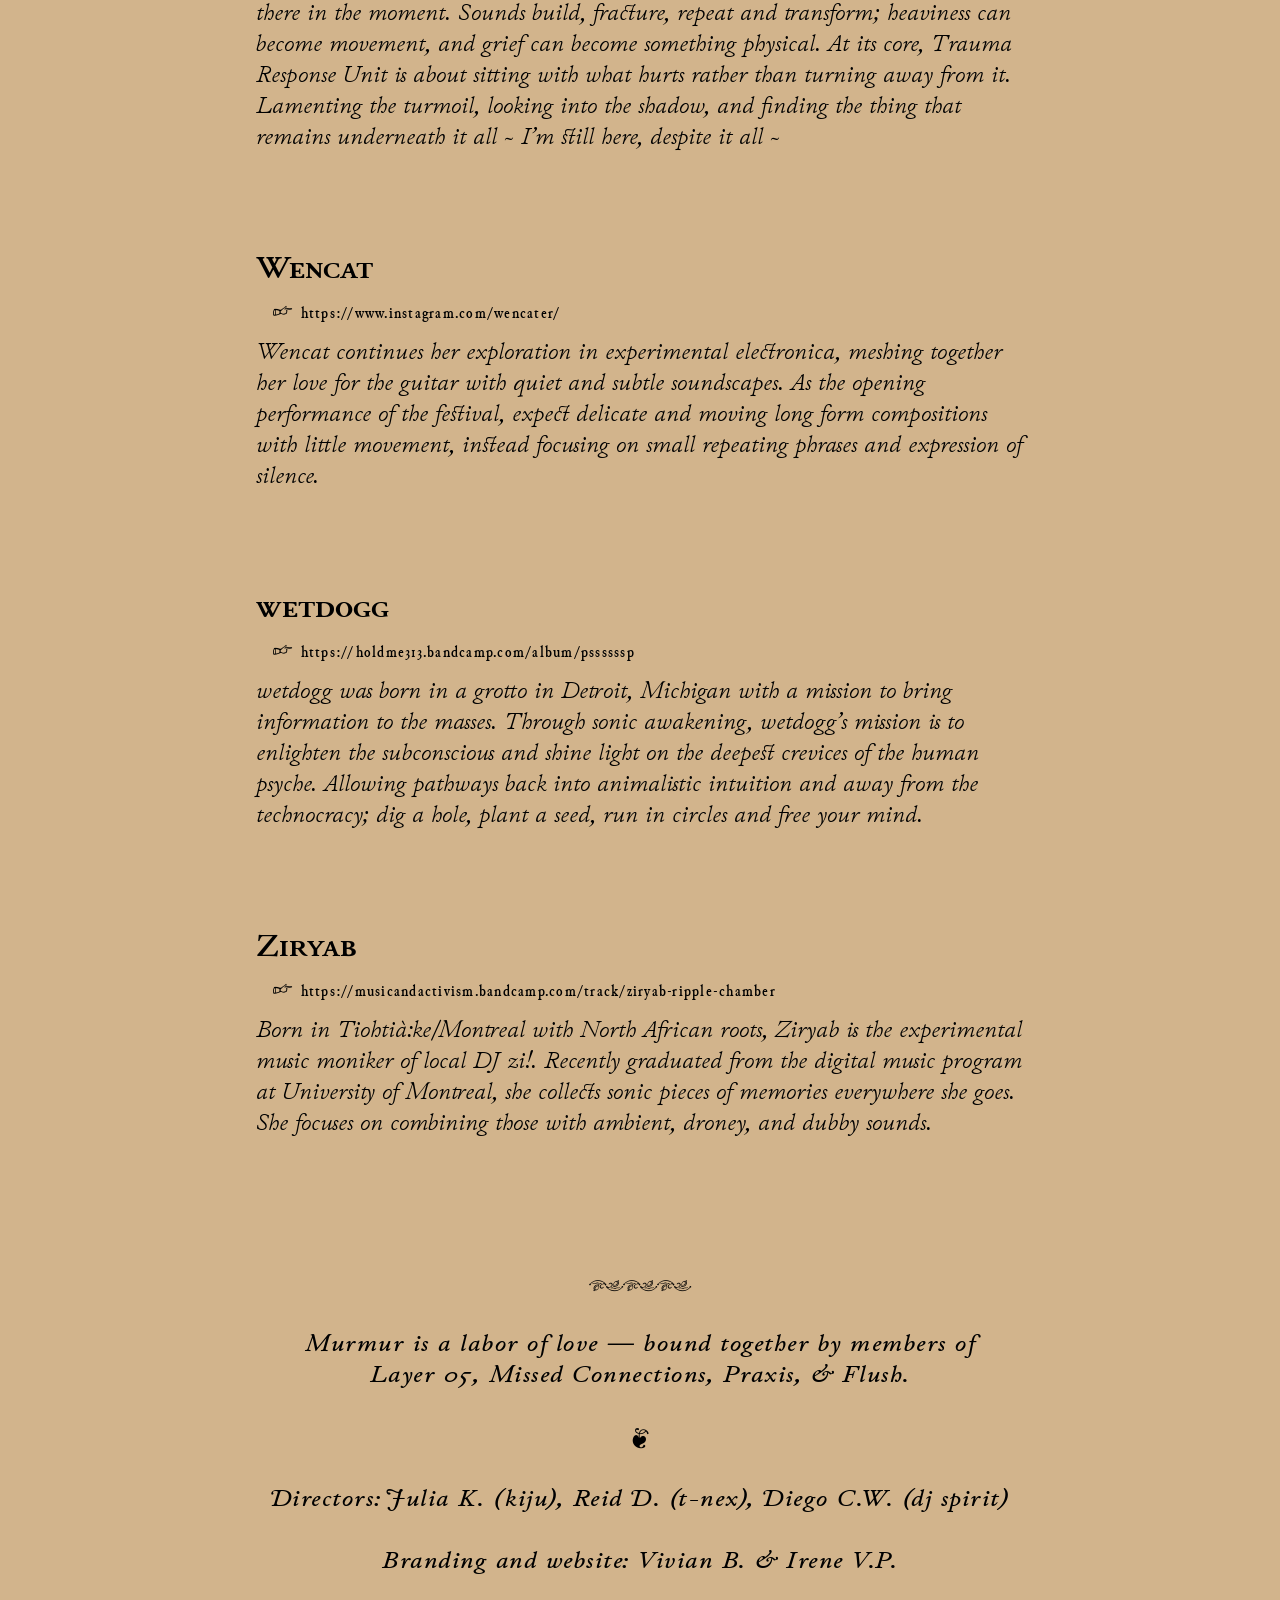
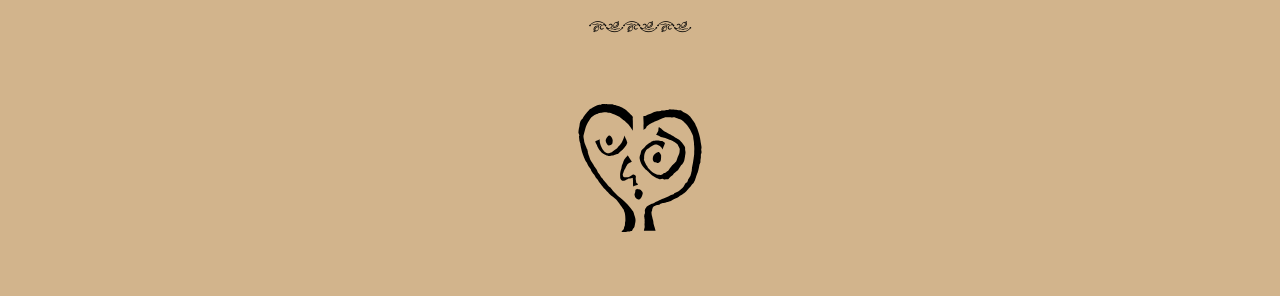
<file: lineup.html>
<!DOCTYPE html>
<html lang="en">
  <head>
      <!-- Google tag (gtag.js) -->
    <script async src="https://www.googletagmanager.com/gtag/js?id=G-K91BHY6N1S"></script>
    <script>
      window.dataLayer = window.dataLayer || [];
      function gtag(){dataLayer.push(arguments);}
      gtag('js', new Date());

      gtag('config', 'G-K91BHY6N1S');
    </script>
    <meta charset="utf-8">
    <meta name="viewport" content="width=device-width, initial-scale=1">
    <link rel="stylesheet" type="text/css" href="style.css">
    <link rel="stylesheet" type="text/css" href="main.css">
    <title>Murmur</title>
    <link rel="icon" type="image/x-icon" href="./icons/guy.svg">
  </head>
  <body>

    <div class="content">
      <img class="logo" src="murmur_logo.svg">
      <main>

      <div class="lang-select"><br><a href="./en.html">English</a> / <a href="./fr.html">Français</a> / Timetable &amp; Artists</div>



      <div class="heading">Friday, Sept. 11</div>


      <div style="overflow-x: auto;">
        <table>
          <tr>
            <td></td>
            <th>❟❛❟ Celeste</th>
            <th>❦ Hedera</th>
          </tr>
          <tr>
            <th>8<sub>pm</sub></th>
            <td><a class="cell-link" href="#wencat">Wencat<sup>live</sup></a></td>
            <td rowspan="2">—</td>
          </tr>
          <tr>
            <th>9<sub>pm</sub></th>
            <td><a class="cell-link" href="#liuai">Liuai<sup>live</sup></a></td>
          </tr>
          <tr>
            <th>10<sub>pm</sub></th>
            <td><a class="cell-link" href="#wetdogg">Wetdogg<sup>live</sup></a></td>
            <td rowspan="2"><a class="cell-link" href="#iris">Iris</a></td>
          </tr>
          <tr>
            <th>11<sub>pm</sub></th>
            <td rowspan="2"><a class="cell-link" href="#emma">Emma</a></td>
          </tr>
          <tr>
            <th>12<sub>am</sub></th>
            <td rowspan="2"><a class="cell-link" href="#dj-hi-chew">dj hi chew</a></td>
          </tr>
          <tr>
            <th>1<sub>am</sub></th>
            <td rowspan="3">—</td>
          </tr>
          <tr>
            <th>2<sub>am</sub></th>
            <td rowspan="2"><a class="cell-link" href="#mpm10">MPM10</td>
          </tr>
          <tr>
            <th>3<sub>am</sub></th>
          </tr>
          <tr>
            <th colspan="3">4<sub>am</sub> end</th>
          </tr>
        </table>
      </div>

      <br><br><br>



      <div class="heading">Saturday, Sept. 12</div>


      <div style="overflow-x: auto;">
        <table>
          <tr>
            <td></td>
            <th>❟❛❟ Celeste</th>
            <th>❦ Hedera</th>
            <th>~ Tilde</th>
          </tr>
          <tr>
            <th>1<sub>pm</sub><br><br><br><br></th>
            <td rowspan="2" colspan="2">—</td>
            <td><a href="#dapapa">Dapapa</a> <sub>b2b</sub> <a href="#boogalo-jones">Boogaloo Jones</a></td>
          </tr>
          <tr>
            <th>4<sub>pm</sub><br><br><br><br><br></th>
            <td><a class="cell-link" href="#mx-blaire">Mx. Blaire</a></td>
          </tr>
          <tr>
            <th>8<sub>pm</sub><br><br></th>
            <td colspan="3">—</td>
          </tr>
          <tr>
            <th>10<sub>pm</sub></th>
            <td rowspan="3"><a class="cell-link" href="#dj-spirit">DJ Spirit</a></td>
            <td rowspan="2">—</td>
            <td rowspan="13">—</td>
          </tr>
          <tr>
            <th>11<sub>pm</sub></th>
          </tr>
          <tr>
            <th rowspan="2">12<sub>pm</sub></th>
            <td rowspan="4"><a class="cell-link" href="#figue">Figue</td>
          </tr>
          <tr>
            <td rowspan="2"><a class="cell-link" href="#eccina">Eccina<sup>live</sup></a></td>
          </tr>
          <tr>
            <th rowspan="2">1<sub>am</sub></th>
          </tr>
          <tr>
            <td rowspan="3"><a class="cell-link" href="#miette">Miette</a></td>
          </tr>
          <tr>
            <th rowspan="1">2<sub>am</sub></th>
            <td rowspan="1"><a class="cell-link" href="#secondsight">Secondsight<sup>live</sup></a></td>
          </tr>
          <tr>
            <th rowspan="2">3<sub>am</sub></th>
            <td rowspan="2"><a class="cell-link" href="#malte-leander">Malte Leander<sup>live</sup></a></td>
          </tr>
          <tr>
            <td rowspan="2"><a class="cell-link" href="#icky-magdala">Icky Magdala<sup>live</sup></a></td>
          </tr>
          <tr>
            <th rowspan="2">4<sub>am</sub></th>
            <td rowspan="2"><a class="cell-link" href="#kiju">Kiju</a></td>
          </tr>
          <tr>
            <td rowspan="3"><a class="cell-link" href="#claire">Claire <sub>(until close)</sub></a></td>
          </tr>
          <tr>
            <th rowspan="1">5<sub>am</sub></th>
            <td rowspan="1"><a class="cell-link" href="#ziryab">Ziryab<sup>hybrid</sup></a></td>
          </tr>
          <tr>
            <th rowspan="1">6<sub>am</sub><br><br><br><br><br><br><br><br><br></th>
            <td rowspan="1"><a class="cell-link" href="#destiny">Destiny <sub>(until close)</sub></a></td>
          </tr>

        </table>
      </div>

      <br><br><br>

      <div class="heading">Sunday, Sept. 13</div>


      <div style="overflow-x: auto;">
        <table>
          </tr>
            <td></td>
            <th>❦ Hedera</th>
            <th>~ Tilde</th>
          </tr>
          <tr>
            <th>12<sub>pm</sub><br><br><br><br><br><br></th>
            <td rowspan="2">—</td>
            <td><a class="cell-link" href="#apt-e">Apt. E</a></td>
          </tr>
          <tr>
            <th>4<sub>pm</sub><br><br></th>
            <td rowspan="3"><a class="cell-link" href="#snplo-dj-frog">SnPLO + DJ Frog <sub>(until close)</sub></a></td>
          </tr>
          <tr>
            <th>6<sub>pm</sub></th>
            <td><a class="cell-link" href="#trauma-response-unit">Trauma Response Unit <sup>live</sup></a></td>
          </tr>
          <tr>
            <th>7<sub>pm</sub><br><br><br><br><br><br></th>
            <td>—</td>
          </tr>
        </table>
      </div>

      <div class="ornm">
          <br><br><br><br>
          ghghgh
      </div>

      <div id="artists">
        <h3 id="apt-e">Apt. E</h3>
        <a href="https://soundcloud.com/apte/apt-e-at-the-lodge-2022">https://soundcloud.com/apte/apt-e-at-the-lodge-2022</a>
        <p>Apt E is perhaps the most elusive export of Seattle, Washington. The record label, DJ duo, and crate digging youtube channel is headed by a pair of selectors with as much love for slowed n’ throwed beats and obscure house bombs as for each other.</p>

        <h3 id="boogalo-jones">Boogalo Jones</h3>
        <a href="https://laramarecords.bandcamp.com/album/everyone-is-a-winner">https://laramarecords.bandcamp.com/album/everyone-is-a-winner</a>
        <p>Boogaloo Jones is a Bangladeshi-Canadian DJ &amp; producer, based in Montreal, Canada. Mixing a wide range of genres, he brings an eclectic energy to dancefloors and listening spaces alike.
        <br><br>
        A part of various collectives such as Jugaar,
        Fella's Q Tips, 140/160 &amp; CURLS, he hosts events monthly in Montreal as well as playing regularly in clubs and bars like Sans Soleil, Barbossa, Datcha, Mal Necessaire &amp; Salon Badin.
        <br><br>
        As an artist he got his start on The Director's EP "Outtakes", put out by Kookoo Records featuring with an old school rap verses on the track "Fella's Interlude". Following up the same year with a collaborative EP on La Rama Records titled "Everyone Is A Winner" featuring his production duo The Wet Steppahz &amp; another local duo DAPASHU? This fall he will be releasing his first solo EP with Breakglass Records. Paying homage to the folk musicians of Bengal, known as Baul musicians. He uses this platform to boost representation to his Bangladeshi roots to blend South Asian folk &amp; classical music with 303s, breakbeats and all kinds of electronic goodness. </p>

        <h3 id="claire">Claire</h3>
        <a href="https://soundcloud.com/selektsounds/selekt-sessions-008-claire">https://soundcloud.com/selektsounds/selekt-sessions-008-claire</a>
        <p>
        Deep inside Montreal's underground Claire concocts her unique sound: sensual, and playful, traversing time and space. Whether playing vinyl, digital, or live with analog machines, her style exudes a nomadic exoticism, creating a special kind of magic wherever she goes. In 2025 she launched Planète Secrète: a vinyl label and platform to serve as an outlet for her artistic expression. From MUTEK and Piknic Electronik to Tokyo and Club Der Visionaere, Claire’s music will move you.
        </p>

        <h3 id="dapapa">Dapapa</h3>
        <a href="https://soundcloud.com/dapapapete/rockwall-trail-mix-wav">https://soundcloud.com/dapapapete/rockwall-trail-mix-wav</a>
        <p>
        Montreal-based Dapapa operates at the intersection of creative hub and dancefloor conduit. Driven by his passion for community and music, he spent the last couple of years diligently building a multi disciplinary production house: DASA, where he produces his own music, records, and hosts various local and international artists. The sonic journey with Dapapa is eclectic, incorporating elements of deep house, tech house, electro, ukg, bass, breaks, club, often with his own tracks, and those of his friends.
        </p>

        <h3 id="destiny">Destiny</h3>
        <a href="https://soundcloud.com/timeis4clocks/destination-memory-ti4c-june">https://soundcloud.com/timeis4clocks/destination-memory-ti4c-june</a>
        <p>
        Making the intelligent unintelligible, reducing acts of sonic alchemy to animal instinct &amp; contorting the familiar into something alien are Destiny’s raisons d’etre. Grown in the 80,000+ strong vinyl archive of Etobicoke’s Association of Professional Record Players (her late grandfather’s DJ organization), she was born a legacy DJ, but her sound is nothing if not iconoclastic. Finding throughlines in all the wrong places, she reminds us that any &amp; all music worth its salt is good for dancing - are you?
        </p>


        <h3 id="dj-hi-chew">dj hi chew</h3>
        <a href="https://www.mixcloud.com/djhichew/dj-hi-chew-amour-la-r%C3%A9cr%C3%A9-042426/">https://www.mixcloud.com/djhichew/dj-hi-chew-amour-la-r%C3%A9cr%C3%A9-042426/</a>
        <p>
        dj hi chew is a Vancouver-born, Montreal-based DJ playing genre bending sets that will make you dance. Their selections will keep you on your toes in more ways than one.
        </p>

        <h3 id="dj-spirit">DJ Spirit</h3>
        <a href="https://soundcloud.com/xxdeejayspiritxx/dj-spirit-4-7am-set-flip-parquette-dec-14-2025">https://soundcloud.com/xxdeejayspiritxx/dj-spirit-4-7am-set-flip-parquette-dec-14-2025</a>
        <p>
        dj spirit is a dj and event organizer from montreal. They play digital sizzling techno and house. Stretched out songs that get blended and looped, constructions of futuristic drum-music and bouncing patterns. Glitched, crushed, steady music.
        </p>

        <h3 id="eccina">Eccina</h3>
        <a href="https://audiobambino.bandcamp.com/album/flex-metallurgy">https://audiobambino.bandcamp.com/album/flex-metallurgy</a>
        <p>
        Eccina is a microorganism enthusiast and raver in Montreal. Find their music in the levitation chamber, rotating freely in all directions. It is acid-informed, buoyant, and body-ready. An improvised hardware live set has newly emerged from their latest research in psychotropic sonic propulsion and state-of-the-art groove sensibilities. On the dance floor, Eccina is inspired by hypnotic rhythms, preposterous timbres, and fun.
        </p>

        <h3 id="emma">Emma</h3>
        <a href="https://www.mixcloud.com/trois-anges/3-angels-expos%C3%A9-noir-xxs-420/">https://www.mixcloud.com/trois-anges/3-angels-expos%C3%A9-noir-xxs-420/</a>
        <p>
        Emma is a Montreal based DJ exploring the cross sections of tender, swamp, and celebration. A chunky dancefloor where you can feel safe sharing your secrets.
        </p>

        <h3 id="figue">Figue</h3>
        <a href="https://www.mixcloud.com/trois-anges/3-angels-expos%C3%A9-noir-xxs-420/">https://soundcloud.com/clydebuiltradio/figue-5</a>
        <p>
        Figue is a Montreal-based radio show host and dj who draws inspiration from an eclectic array of genres (dance and non-dance music alike) and is interested in weaving stories with her sets.
        </p>

        <h3 id="icky-magdala">Icky Magdala</h3>
        <a href="https://www.youtube.com/watch?v=W7Ky2aG_-Mk">https://www.youtube.com/watch?v=W7Ky2aG_-Mk</a>
        <p>
        Icky Magdala is a Montreal-based DJ and producer with a career spanning nearly two decades. Originating from the city’s underground scene, she finds refuge in sound system culture. Drawing upon a deep affection for different subgenres—with heavy emphasis on bass and drum lines—the avid vinyl records collector navigates through dub, jungle, drum &amp; bass, hip hop, and acid techno. This has led her to collaborate with notable music institutions such as Piknic Electronik, Mutek, The Lot Radio in NYC, and numerous encounters with the Dub-Stuy crew, to name a few.
When she isn’t DJing, playing live sets or curating events, Icky Magdala continues to expand her sonic vision with her project Bridges to Dub. Her mission: spreading the music and good vibes.
        </p>

        <h3 id="iris">Iris</h3>
        <a href="https://soundcloud.com/underground-love-affair/ula-021-iris">https://soundcloud.com/underground-love-affair/ula-021-iris</a>
        <p>
        Iris is a Montreal-based DJ, producer, multidisciplinary artist and founder of Underground Love Affair, a mix &amp; party series spotlighting Queer DJ talent.
        <br><br>
As a sonic contributor to Montréal's Queer underground his playing style mixes an insatiable appetite for music of all kinds guided with a strong, emotional sense of knowing.
        </p>

        <h3 id="kiju">Kiju</h3>
        <a href="https://soundcloud.com/weirdos-inc/kiju-montreal-incternational-mix-series-08-weirdos-inc?in=kijulia/sets/mixes">https://soundcloud.com/weirdos-inc/kiju-montreal-incternational-mix-series-08-weirdos-inc?in=kijulia/sets/mixes</a>
        <p>
        Kiju is a celebrated organizer and versatile DJ with equal parts range and focus, rewarding listeners with new and unimagined ways of returning to the body.
        </p>

        <h3 id="liuai">Liuai</h3>
        <a href="https://soundcloud.com/weewayway/cave-of-dreams-live">https://soundcloud.com/weewayway/cave-of-dreams-live</a>
        <p>
        Liuai is a multi-instrumentalist, originally from Montréal and currently residing in San Francisco. Primarily a flautist, she splits her time between performing in classical chamber music ensembles and electronic music production. Her recent projects include sample-based generative music and sonic worldbuilding through narratives, flute, and textural elements. Her current project, Mire &amp; Meadow, will be played at Murmur and is inspired by explorations of her family’s ties with marshes and the landscape’s ability to invoke feelings of discovery and letting go.
        </p>

        <h3 id="malte-leander">Malte Leander</h3>
        <a href="https://www.youtube.com/watch?v=bHsIsCFQ9UA">https://www.youtube.com/watch?v=bHsIsCFQ9UA</a>
        <p>
        Malte Leander is a Swedish-French multidisciplinary artist currently residing in Tiohtià:ke/Montreal, Canada. Primarily working in sound and performance, his sonic explorations and artistic research often revolve around various natural environments, from urban spaces to coastlines and ocean ecology. He seeks to engage audiences through multisensory exploration around the topics of non-anthropocentric listening, deep listening practices, soundwalks and soundscape composition.
        <br><br>
        In this approach around ecologies, Malte works in both live performance and installation, exploring shifts of perspectives when interactions and overlaps between the human and the non-human occur, in order to challenge the understanding of timescales and hierarchies.
        </p>

        <h3 id="miette">Miette</h3>
        <a href="https://soundcloud.com/thetyss/dewpoint">https://soundcloud.com/thetyss/dewpoint</a>
        <p>
        Miette builds her sets around minimalist ethics and experimental sensibilities. She believes in repetition as a driver of trance and movement and is fascinated by genre agnostic areas of music, places where categories blur, bend and blend. Her sound is formally rooted in psychedelic techno, but she also draws heavily on dub, minimal, bass and electro.
        </p>

        <h3 id="mpm10">MPM10</h3>
        <a href="https://soundcloud.com/mpm10/ketum-closing">https://soundcloud.com/mpm10/ketum-closing</a>
        <p>
        MPM10 AKA Michele Azur is a community organizer in Montreal’s DIY arts and music scene. Under STMUnderground and other monikers he hosts ambient and dance music events in clandestine locations around the city. An avid listener of sounds from the UK and beyond, you can catch his show The Tunnel on CKUT 90.3FM on alternating Mondays at midnight.
        </p>

        <h3 id="mx-blaire">Mx. Blaire</h3>
        <a href="https://soundcloud.com/smut-press/075-mx-blaire">https://soundcloud.com/smut-press/075-mx-blaire</a>
        <p>
        A dazzling selectress, an embodiment of skill and craft, and a passionate community builder, Mx. Blaire (she/they) has a singular ability to enchant dancers with stirring, sometimes otherworldly sounds, grounded by strong basslines and beats.
        <br><br>
        Blaire’s reverence for 90s house, hard-hitting techno, and mind-bending acid guarantees an active dance floor, kept enthralled by intentionally placed breaks and thrilling interplays of tempos and textures. As a result of their dedicated vinyl practice, Blaire’s sets are also technically engaging, with brilliant phrasing and thoughtful touches of turntablism. Her mastery behind the decks gives Blaire the space to really work her selections—manipulating the record unites her energy with the track and transmits it to every dancer on the floor. Through these sonic communications, they explore concurrent themes of resistance &amp; joy and existence &amp; play with the crowd.
        <br><br>
        In addition to sharing her gifts through her DJ sets, Blaire betters Boston’s underground through her organizing, for the queer dance music collective Boudoir and her new series Sheer Bliss. These themed parties—graced by guests like Ariel Zetina, Lakuti, and SPRKLBB and Mutualism—exhibit the extraordinary strength and kinship of the community Blaire has helped come together. It’s hard to find parties filled with as much uninhibited delight. Furthering her commitment to community care, she has created a space for rejuvenation of body and mind during turbulent times, her intimate Sunday ambient and downtempo party called Sweetie Pie.
        <br><br>
        A trusted and beloved star in Boston, Blaire has caught the attention of formidable East Coast and Midwest DJs and organizers from Nick Boyd/Sorry Records in New York to Club Chow/Club Gauche in Chicago to Jellyfish in Pittsburgh, and they have played such clubs as Good Room, Basement, smartbar, and Marble Bar. In fall 2024, she went on the road with Eris Drew and Octo Octa for their LUV NRG Soundsystem tour—a perfect fit, as Blaire exhibits the sincerity, the deftness, and the rave-rousing multidimensionality the pair is famous for and that will keep her captivating dancers for many years to come.
        <br><br>
        Along with driving the queer scene in Boston - Blaire is a curator of annual rave in Vermont - System Activate - alongside Octo Octa &amp; Eris Drew - bringing the 42,000 Watt T4T LUV NRG sound system to a gorgeous forest clearing for a weekend of psychedelic music &amp; retreat.
        </p>

        <h3 id="snplo-dj-frog">Pin / Doo Showcase: SnPLO + DJ Frog</h3>
        <a href="https://soundcloud.com/user-643553014/drizle-fm-w-plo-man-250724">https://soundcloud.com/user-643553014/drizle-fm-w-plo-man-250724</a>
        <p>
        Pin / Doo greasing the wheel with slabs of a certain chi-troit-reinhard persuasion. 5 outdoor hours of VG and VG minus heat that’ll be sitting so close to the red it’s not even funny.
        </p>

        <h3 id="secondsight">Secondsight</h3>
        <a href="https://soundcloud.com/sssssecondsight/soundbath-013">https://soundcloud.com/sssssecondsight/soundbath-013</a>
        <p>
        Hajia Maa (Secondsight) is a multidisciplinary creative, singer, and a meditation teacher. In her current artistic universe, she mostly explores music, wellness, and fashion, intertwining meditative chant, experimental soul, and ambient soundscapes, sometimes accompanied by guided breathwork, along with a perspective on clothing in which garments are seen as wearable art and a ritual of care for the body and spirit. Her performances invite deep listening, rest, and embodied spiritual intimacy.
        <br>
        —
        <br>
        Hajia Maa (Secondsight) est artiste multidisciplinaire, chanteuse et professeure de pleine conscience et de méditation. Dans son univers artistique, elle explore musique, bien-être et mode, entrelaçant chants méditatifs, soul expérimental et ambiances sonores, parfois accompagnés de pratiques guidées de respiration, ainsi qu’une perspective sur les vêtements dans laquelle ils sont considérés comme des objets d’art à porter et comme un rituel de soin pour le corps et l’esprit. Ses performances invitent à l’écoute profonde, au repos et à une intimité spirituelle incarnée.
        </p>

        <h3 id="space-graft">Space Graft</h3>
        <a href="https://www.nnvtn.ca/">https://www.nnvtn.ca/</a>
        <p>
        Active in temporary autonomous zones and raves since 2010 Space Graft's work focuses on site specific installations which explore time and space, through light powered by home brewed technology.
        </p>

        <h3 id="trauma-response-unit">Trauma Response Unit</h3>
        <a href="https://traumaresponseunit.bandcamp.com/album/the-reason-why-i">https://traumaresponseunit.bandcamp.com/album/the-reason-why-i</a>
        <p>
        Trauma Response Unit is a live experimental music project rooted in looking within oneself ~ shadow work, grief, and lamenting the turmoil we carry.

        Moving through drone, noise, dub, industrial electronics and rhythm, each set is less a performance with a fixed destination than a process of working through what is there in the moment. Sounds build, fracture, repeat and transform; heaviness can become movement, and grief can become something physical.

        At its core, Trauma Response Unit is about sitting with what hurts rather than turning away from it.

        Lamenting the turmoil, looking into the shadow, and finding the thing that remains underneath it all ~

        I’m still here, despite it all ~
        </p>

        <h3 id="wencat">Wencat</h3>
        <a href="https://www.instagram.com/wencater/">https://www.instagram.com/wencater/</a>
        <p>
        Wencat continues her exploration in experimental electronica, meshing together her love for the guitar with quiet and subtle soundscapes. As the opening performance of the festival, expect delicate and moving long form compositions with little movement, instead focusing on small repeating phrases and expression of silence.
        </p>

        <h3 id="wetdogg">wetdogg</h3>
        <a href="https://holdme313.bandcamp.com/album/pssssssp">https://holdme313.bandcamp.com/album/pssssssp</a>
        <p>
        wetdogg was born in a grotto in Detroit, Michigan with a mission to bring information to the masses. Through sonic awakening, wetdogg’s mission is to enlighten the subconscious and shine light on the deepest crevices of the human psyche. Allowing pathways back into animalistic intuition and away from the technocracy; dig a hole, plant a seed, run in circles and free your mind.
        </p>

        <h3 id="ziryab">Ziryab</h3>
        <a href="https://musicandactivism.bandcamp.com/track/ziryab-ripple-chamber">https://musicandactivism.bandcamp.com/track/ziryab-ripple-chamber</a>
        <p>
        Born in Tiohtià:ke/Montreal with North African roots, Ziryab is the experimental music moniker of local DJ zi!. Recently graduated from the digital music program at University of Montreal, she collects sonic pieces of memories everywhere she goes. She focuses on combining those with ambient, droney, and dubby sounds.
        </p>





      </div>

      </main>
      <footer>
        <span class="ornm">
          ghghgh
        </span>
        <div class="footer">
          <br>
          Murmur is a labor of love — bound together by members of Layer&nbsp;05, Missed&nbsp;Connections, Praxis, &amp; Flush.
          <br>
          <br>
          ❦
          <br>
          <br>
          <span class="swash">D</span>irectors: <span class="swash">J</span>ulia&nbsp;K.&nbsp;(kiju), Reid&nbsp;<span class="swash">D</span>.&nbsp;(t-nex), <span class="swash">D</span>iego&nbsp;C.W.&nbsp;(dj&nbsp;spirit)
          <br>
          <br>
          Branding and website: Vivian&nbsp;B. &amp; Irene&nbsp;V.P.
          <br>
          <br>
        </div>
        <span class="ornm">
          ghghgh
        </span>
        <img class="mascot" src="./icons/guy.svg">
      </footer>
    </div>
  </body>
</html>
</file>
<file: style.css>
@font-face {
    font-family: 'JuniusX';
    src:url("./JuniusX-Regular.woff2");
    font-weight: normal;
    font-style:normal;
}
@font-face {
    font-family: 'JuniusX';
    src:url("./JuniusX-Bold.woff2");
    font-weight: bold;
    font-style:normal;
}
@font-face {
    font-family: "Junicode VF";
    src: url("JunicodeVF-Roman.woff2");
    font-style: normal;
    /*font-weight: 300 700;*/
}
@font-face {
    font-family: "Junicode VF";
    src: url("JunicodeVF-Italic.woff2");
    font-style: italic;
    /*font-weight: 300 700;*/
}


body {
    background-image: url("./bg.jpg");
    margin: 0px;
    padding: 0px;
    background-repeat: no-repeat;
    background-attachment: fixed;
    background-size: cover;
    background-position: center;

    color: black;
    background-color: tan;


    font-family: "Junicode VF", serif;

    font-variant-ligatures: discretionary-ligatures;
    font-feature-settings: "dlig";

    font-variant-numeric: oldstyle-nums proportional-nums;
    font-feature-settings: "onum", "pnum";

}




p {
    font-size: 24px;
    font-style: italic;
    font-weight: 350;
    font-stretch: 110%;


    margin-top: 0px;
}





.heading-left + p {
    margin-left: 40px;
    text-align: left;
}
.heading-right + p {
    margin-right: 40px;
    text-align: right;
}

/*
 *      p:before {
 *        content: "❧ ";
 *      }
 */

p i {
    font-style: normal;
    font-stretch: 120%;
    font-weight: 500;

    font-feature-settings: "cv10" 2;

}

p .bscaps {
    font-variant-caps: small-caps;
    font-feature-settings: "smcp";
    font-style: normal;
    font-weight: 700;
    font-stretch: 125%;
}

.swash {
    font-feature-settings: "swsh";
}

@supports ( font-variant-position: super ) {
    .sups {
        font-variant-position: super;
    }
}

@supports not ( font-variant-position: super ) {
    .sups {
        font-feature-settings: "sups";
    }
}

p .sups {
    font-style: normal;
}



a {
    color: inherit;
    text-decoration: none;
}
</file>
<file: main.css>
@font-face {
          font-family: 'JuniusX';
          src:url("./JuniusX-Regular.woff2");
          font-weight: normal;
          font-style:normal;
      }
      @font-face {
          font-family: 'JuniusX';
          src:url("./JuniusX-Bold.woff2");
          font-weight: bold;
          font-style:normal;
      }
      @font-face {
          font-family: "Junicode VF";
          src: url("JunicodeVF-Roman.woff2");
          font-style: normal;
          /*font-weight: 300 700;*/
      }
      @font-face {
          font-family: "Junicode VF";
          src: url("JunicodeVF-Italic.woff2");
          font-style: italic;
          /*font-weight: 300 700;*/
      }


      body {

          font-family: "Junicode VF", serif;

          font-variant-ligatures: discretionary-ligatures;
          font-feature-settings: "dlig";

          font-variant-numeric: oldstyle-nums proportional-nums;
          font-feature-settings: "onum", "pnum";

          padding: 0 8px;

      }


      .content {
          margin: 0 auto;
      }









      .logo {
          display: block;
          margin: 64px auto 32px;
      }

      .poster {
            width: 100%;
            margin: 64px 0px;

       }




      .icons-box {
          display: flex;
          flex-wrap: wrap;

          margin: 64px 0px 64px;

          justify-content: space-around;
      }

      .icons-box div {


          font-variant-caps: small-caps;
          font-feature-settings: "smcp";

          font-weight: 700;
          font-stretch: 75%;

          font-size: 28px;


          writing-mode: vertical-lr;
          /*
           * text-orientation: upright;
           * letter-spacing: -12px;
           */

          height: 48px;
          width: 48px;

      }

      .icons-box div > img {
          height: 48px;
          width: 48px;
          margin-bottom: 8px;
      }


      .subtitle {
          text-align: center;

          font-size: 20px;
          font-style: italic;
          font-stretch: 110%;
          font-weight: 500;


      }

      .lang-select {
          display: block;
          text-align: center;

          font-size: 20px;
          font-style: italic;
          font-stretch: 110%;
          font-weight: 500;
      }

      .lang-select a {
          font-weight: 300;
          font-size: 16px;
      }
      .lang-select a:hover {
          text-decoration: underline;
      }



      .heading {
          font-size: 42px;
          font-variant-caps: small-caps;
          font-feature-settings: "smcp";
          font-style: italic;
          font-weight: 300;
          font-stretch: 80%;


          margin-top: 64px;
          margin-bottom: 0px;
          padding: 0px;
      }

      .heading-left {
          text-align: left;
      }

      .heading-right {
          text-align: right;
      }

      .heading img {
          height: 48px;
          width: 48px;
      }
      .heading-left img {
          margin-right: 16px;
      }

      .heading-right img {
          margin-left: 16px;
      }






      .newsletter-button {
          border: 2px solid black;
          border-bottom-width: 4px;
          border-radius: 24px;
          padding: 16px;

          text-align: center;

          font-size: 36px;
          font-style: italic;
          font-weight: 500;
          font-stretch: 110%;

          font-variant-alternates: styleset(Contextual-r-rotunda);
          font-feature-settings: "ss16", "hlig";

          backdrop-filter: blur(8px);
      }

      .newsletter-button:hover {
          text-decoration: underline;
      }

      .newsletter-button:active {
      }

      .ornm {
          font-feature-settings: "ornm";
          font-size: 18px;
          text-align: center;
      }

      footer {
          font-size: 24px;
          text-align: center;
          margin-top: 128px;
          margin-bottom: 64px;
      }

      .footer {
          font-stretch: 115%;
          font-weight: 600;
          font-style: italic;
          letter-spacing: 1.5px;
      }

      .mascot {
          display: block;
          height: 128px;
          width: 128px;
          margin: 64px auto 64px;

      }



      /* === LINEUP === */


      table, th, td {
          box-sizing: border-box;
      }


      table, th {


          padding: 12px;
      }

      table {
          border: 2px solid black;
          border-bottom-width: 4px;
          border-collapse: separate;
          backdrop-filter: blur(32px);
          border-radius: 24px;

          width: 100%;


      }

      td, th {
          border-left:solid black 1px;
          border-top:solid black 1px;

          text-align: center;

          min-height: 48px;
      }

      tr:first-child td {
          border-top:none;
          border-left:none;
      }
      tr:first-child th {
          border-top:none;
      }

      th:first-child {
          border-left:none;
      }


    .cell-link {
         display: block;
         padding: 16px;
         height: 100%;
    }
    td a:hover {
        text-decoration: underline;


    }


    th {
        /*font-feature-settings: "smcp";*/
        font-style: normal;
        font-weight: 700;
        font-stretch: 125%;
        font-size: 18px;
    }



    th sub {
        font-style: italic;
        font-weight: 700;
        font-stretch: 125%;
        font-size: 16px;
    }

    td {
        font-style: italic;
        font-weight: 500;
        font-stretch: 120%;
        font-size: 18px;
    }

    td sup {
        font-style: normal;
        margin-left: 2px;
        font-stretch: 75%;
    }

    td sub {
        font-style: normal;
        font-size: 16px;
        font-stretch: 90%;
    }


    /* === GRID === */

    .grid-container {
        display: grid;

        border: 2px solid black;
        border-bottom-width: 4px;
        border-collapse: separate;
        backdrop-filter: blur(32px);
        border-radius: 24px;

        padding: 12px;

        gap: 2px;

        overflow-x: auto;


    }



    .grid-container > div, .grid-container > .cell-link {


        text-align: center;

        display: block;
        padding: 12px;

        vertical-align: middle;

        box-sizing: border-box;
    }

    .grid-container > .cell-link {
        border-left:solid black 1px;
        border-top:solid black 1px;
    }


    .grid-container a:hover {
        text-decoration: underline;
    }


    .grid-container {
        font-style: italic;
        font-weight: 500;
        font-stretch: 120%;
        font-size: 18px;
    }

    .grid-container sup {
        font-style: normal;
        margin-left: 2px;
        font-stretch: 75%;
    }

    .grid-container sub {
        font-style: normal;
        font-size: 16px;
        font-stretch: 90%;
    }

    .empty-item {
        border-top:none;
        border-left:none;
    }

    .grid-header {
        border-top:none;
        border-left:solid black 1px;

        font-style: normal;
        font-weight: 700;
        font-stretch: 125%;
        font-size: 18px;
    }

    .time-label {
        border-top:solid black 1px;
        font-style: normal;
        font-weight: 700;
        font-stretch: 125%;
        font-size: 18px;
    }


    .grid-container sub {
        font-style: normal;
        font-size: 16px;
        font-stretch: 90%;
    }

    .time-label sub {
        font-style: italic;
        font-weight: 700;
        font-stretch: 125%;
        font-size: 16px;
    }



    #artists a {
        display: inline-block;
        white-space: nowrap;
        overflow: hidden;
        text-overflow: ellipsis;

        max-width: 90vw;

        font-size: 16px;
        padding: 8px 16px;

        vertical-align: middle;

        font-feature-settings: "";
        font-variant-ligatures: normal;
        font-stretch: 80%;
        font-weight: 500;
        letter-spacing: 1.25px;

    }

    #artists a:hover {
        text-decoration: underline;
    }

    #artists a:before {
        content: "☞ ";
        font-size: 24px;
        vertical-align: middle;
    }


    #artists h3 {
        font-feature-settings: "smcp";
        font-style: normal;
        font-size: 32px;
        font-stretch: 115%;
        font-weight: 800;

        margin: 96px 0px 0px;

    }




      @media screen and (min-width: 768px) {
          .content {
              max-width: 768px;
          }

          .heading {
              font-size: 64px;
          }

          table, th {



              padding: 16px;
          }

      }
</file>
